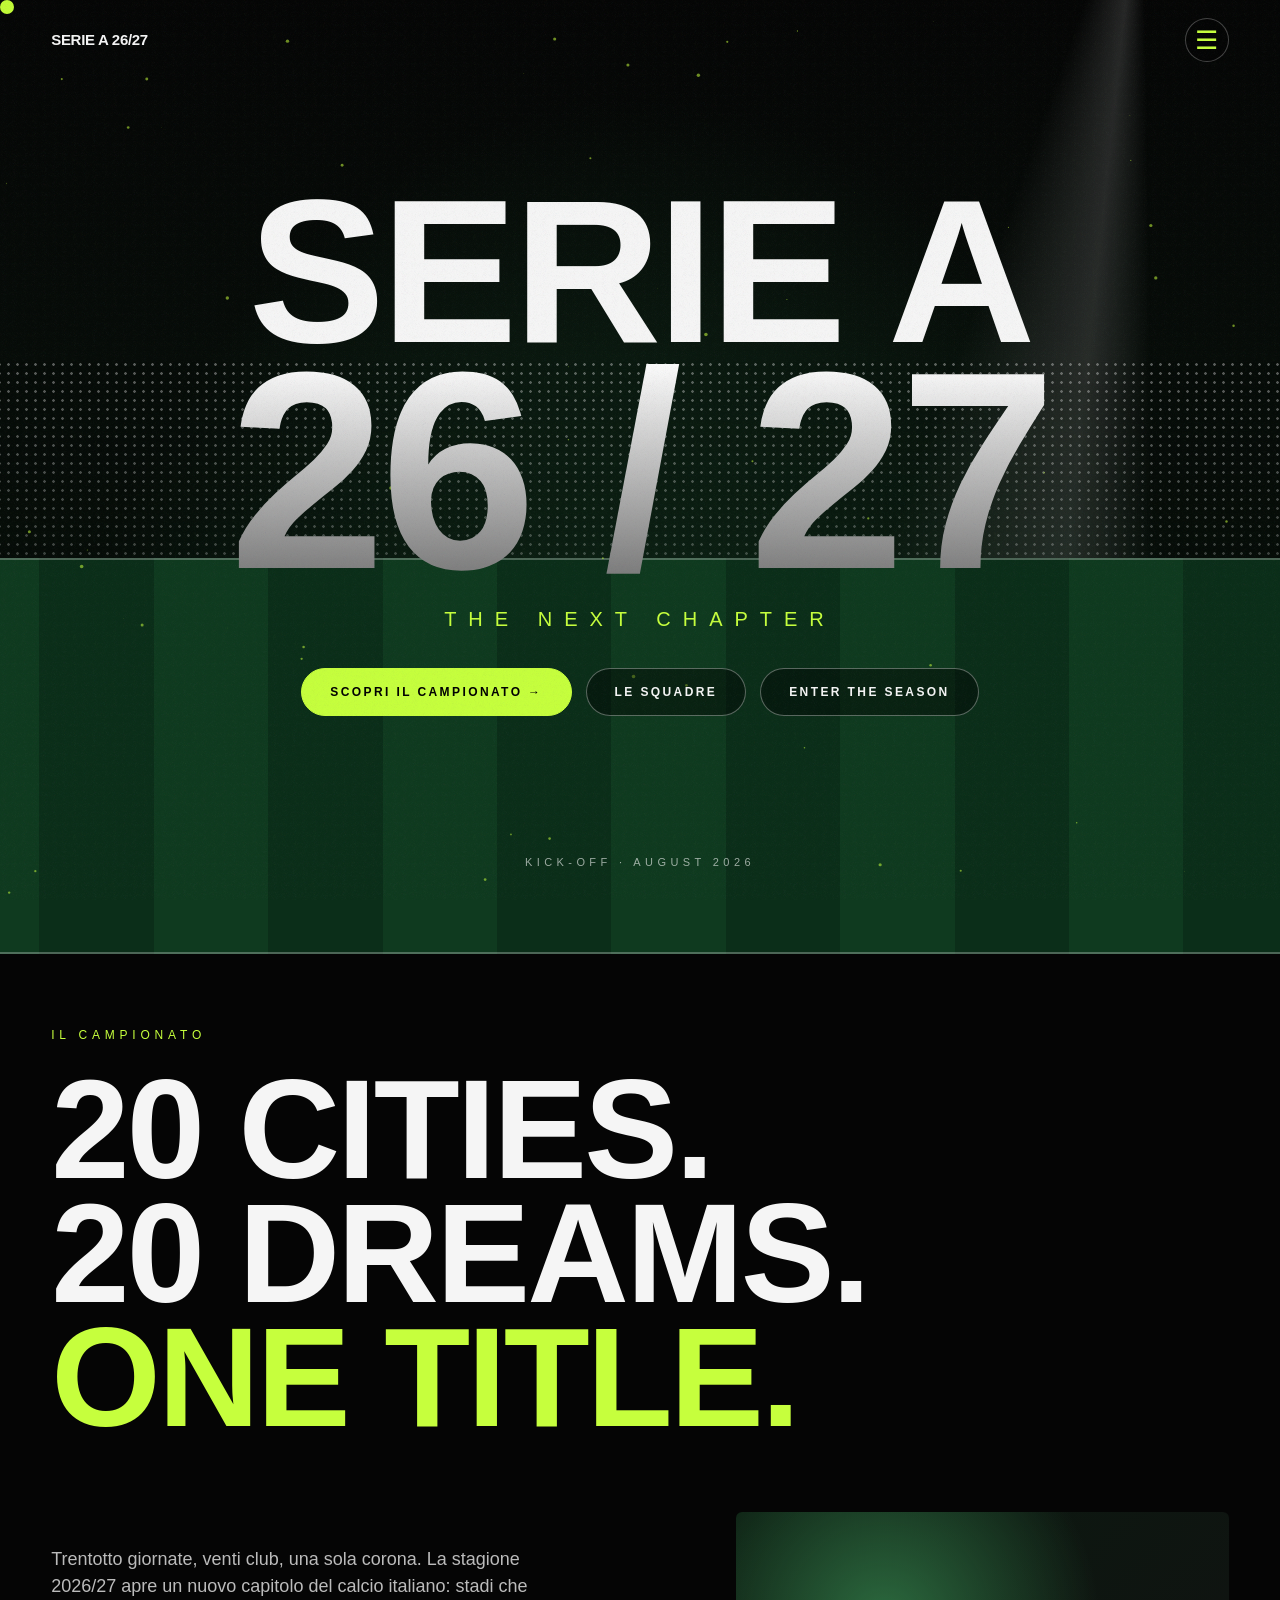
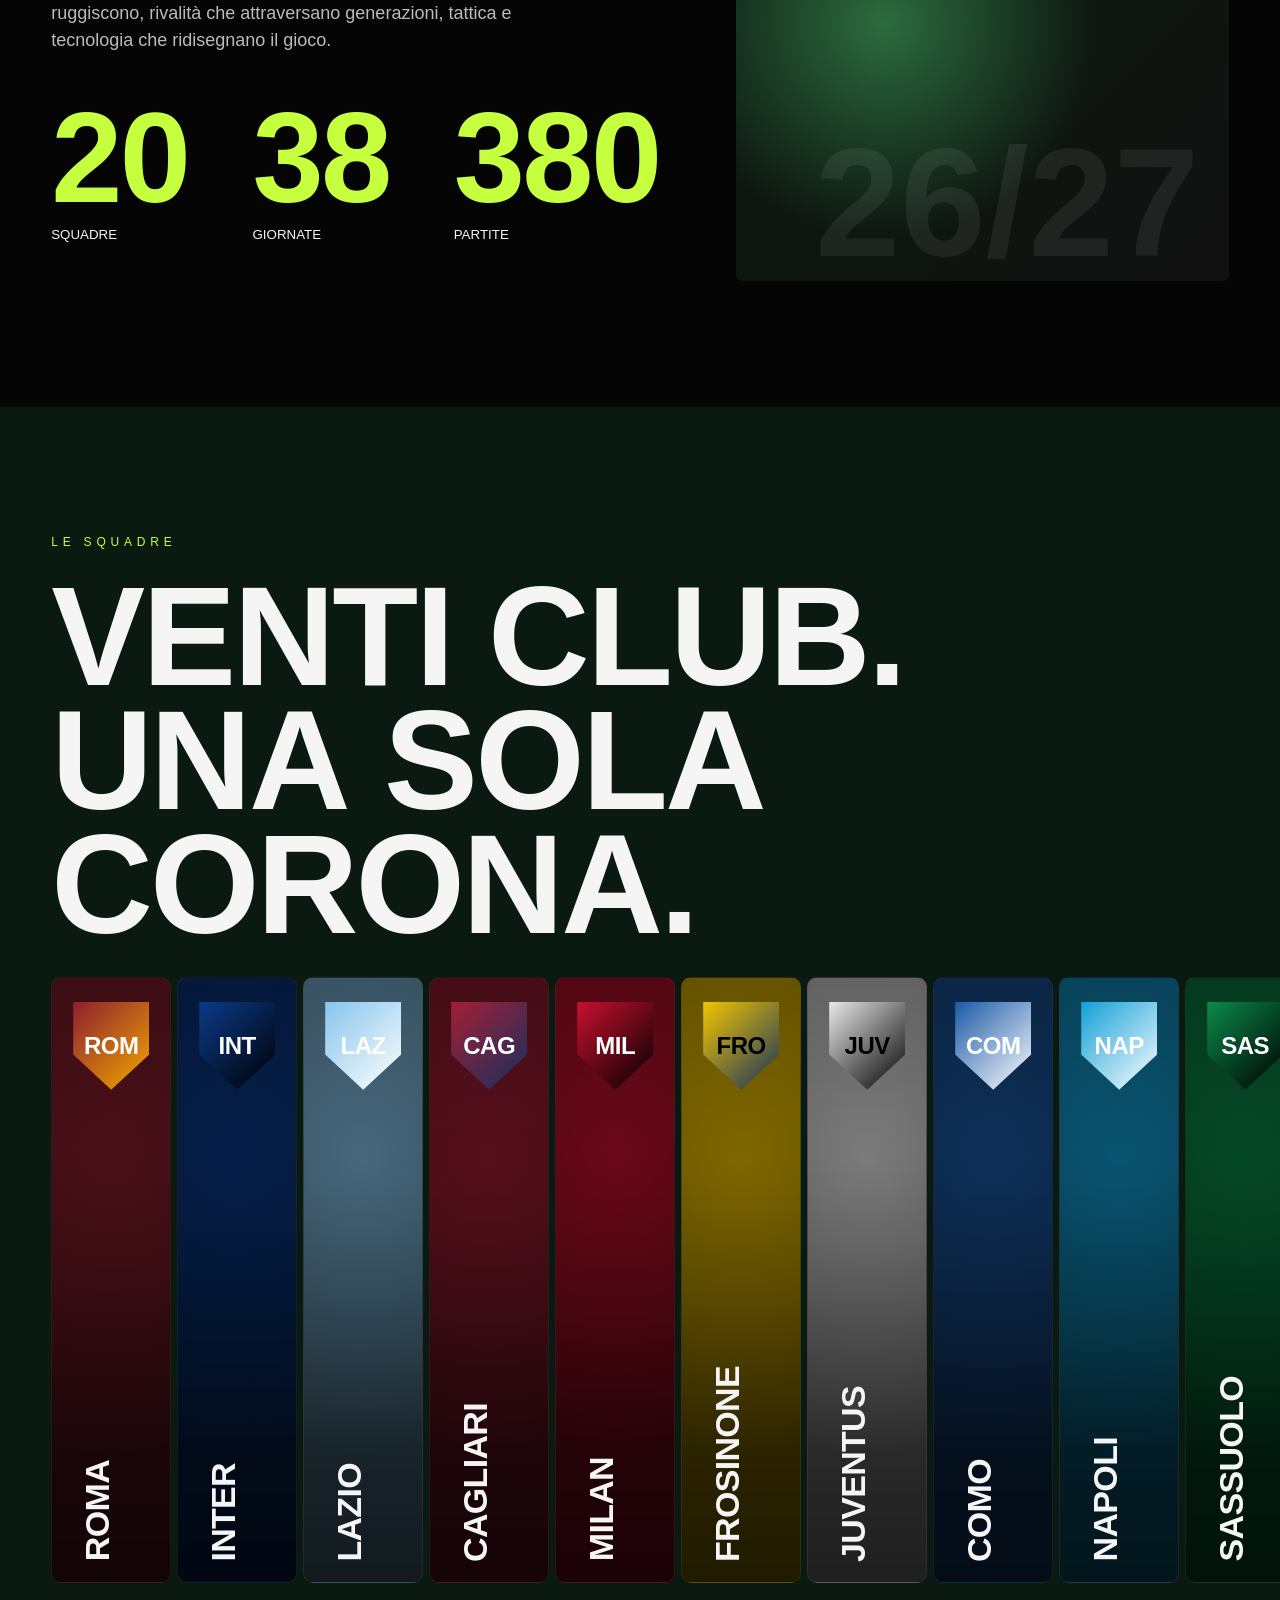
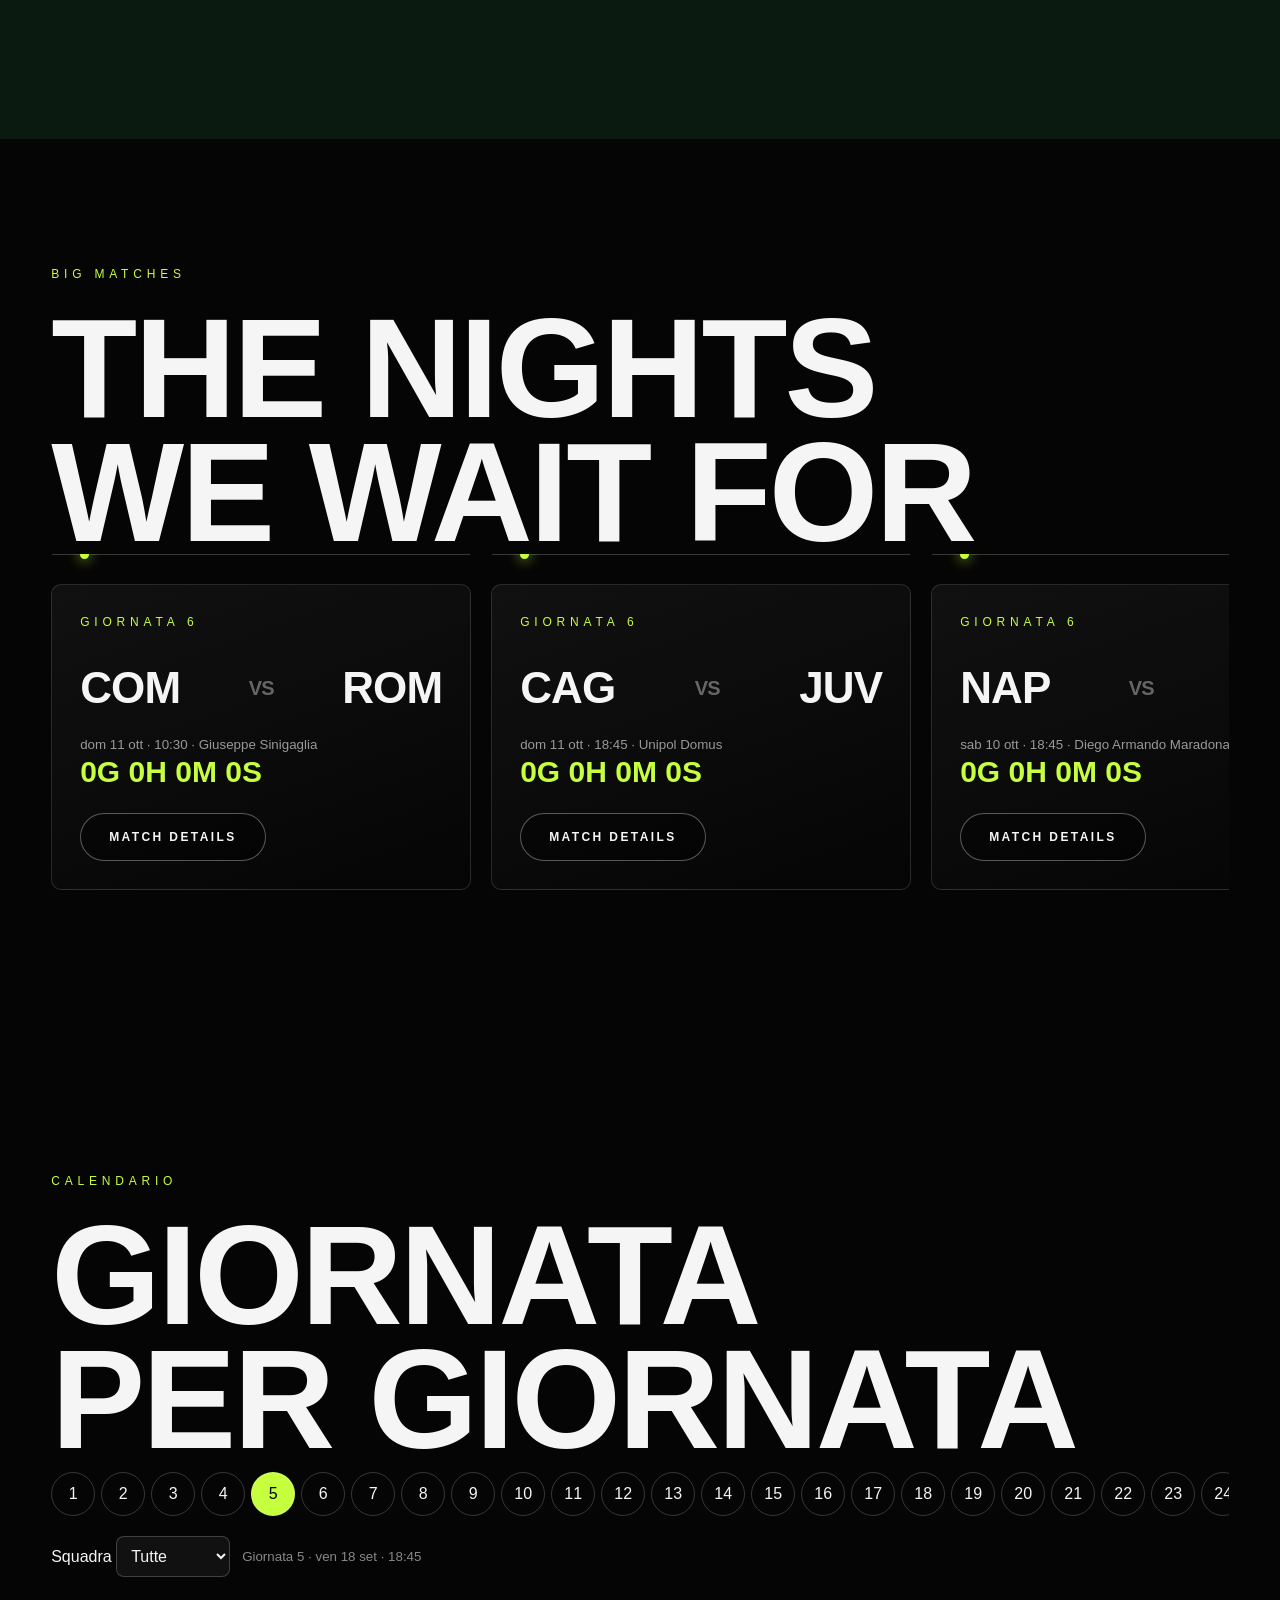
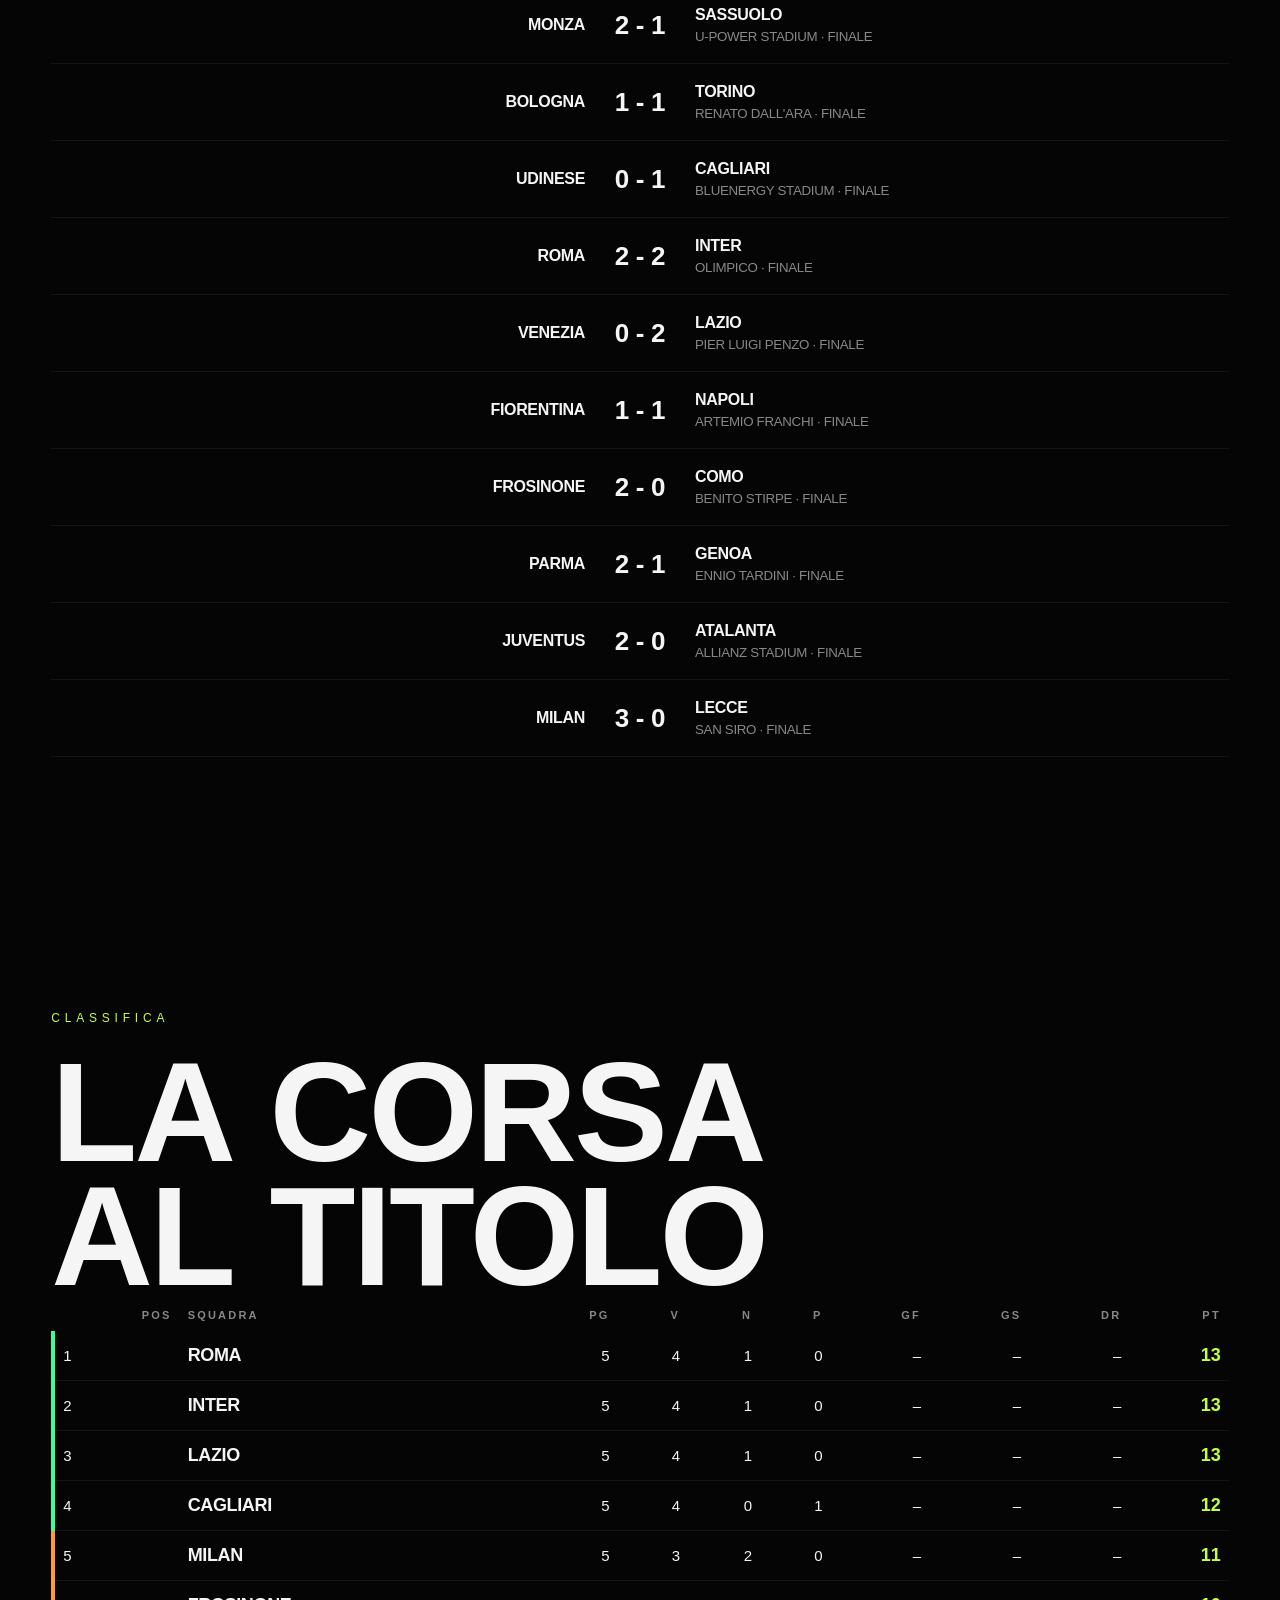
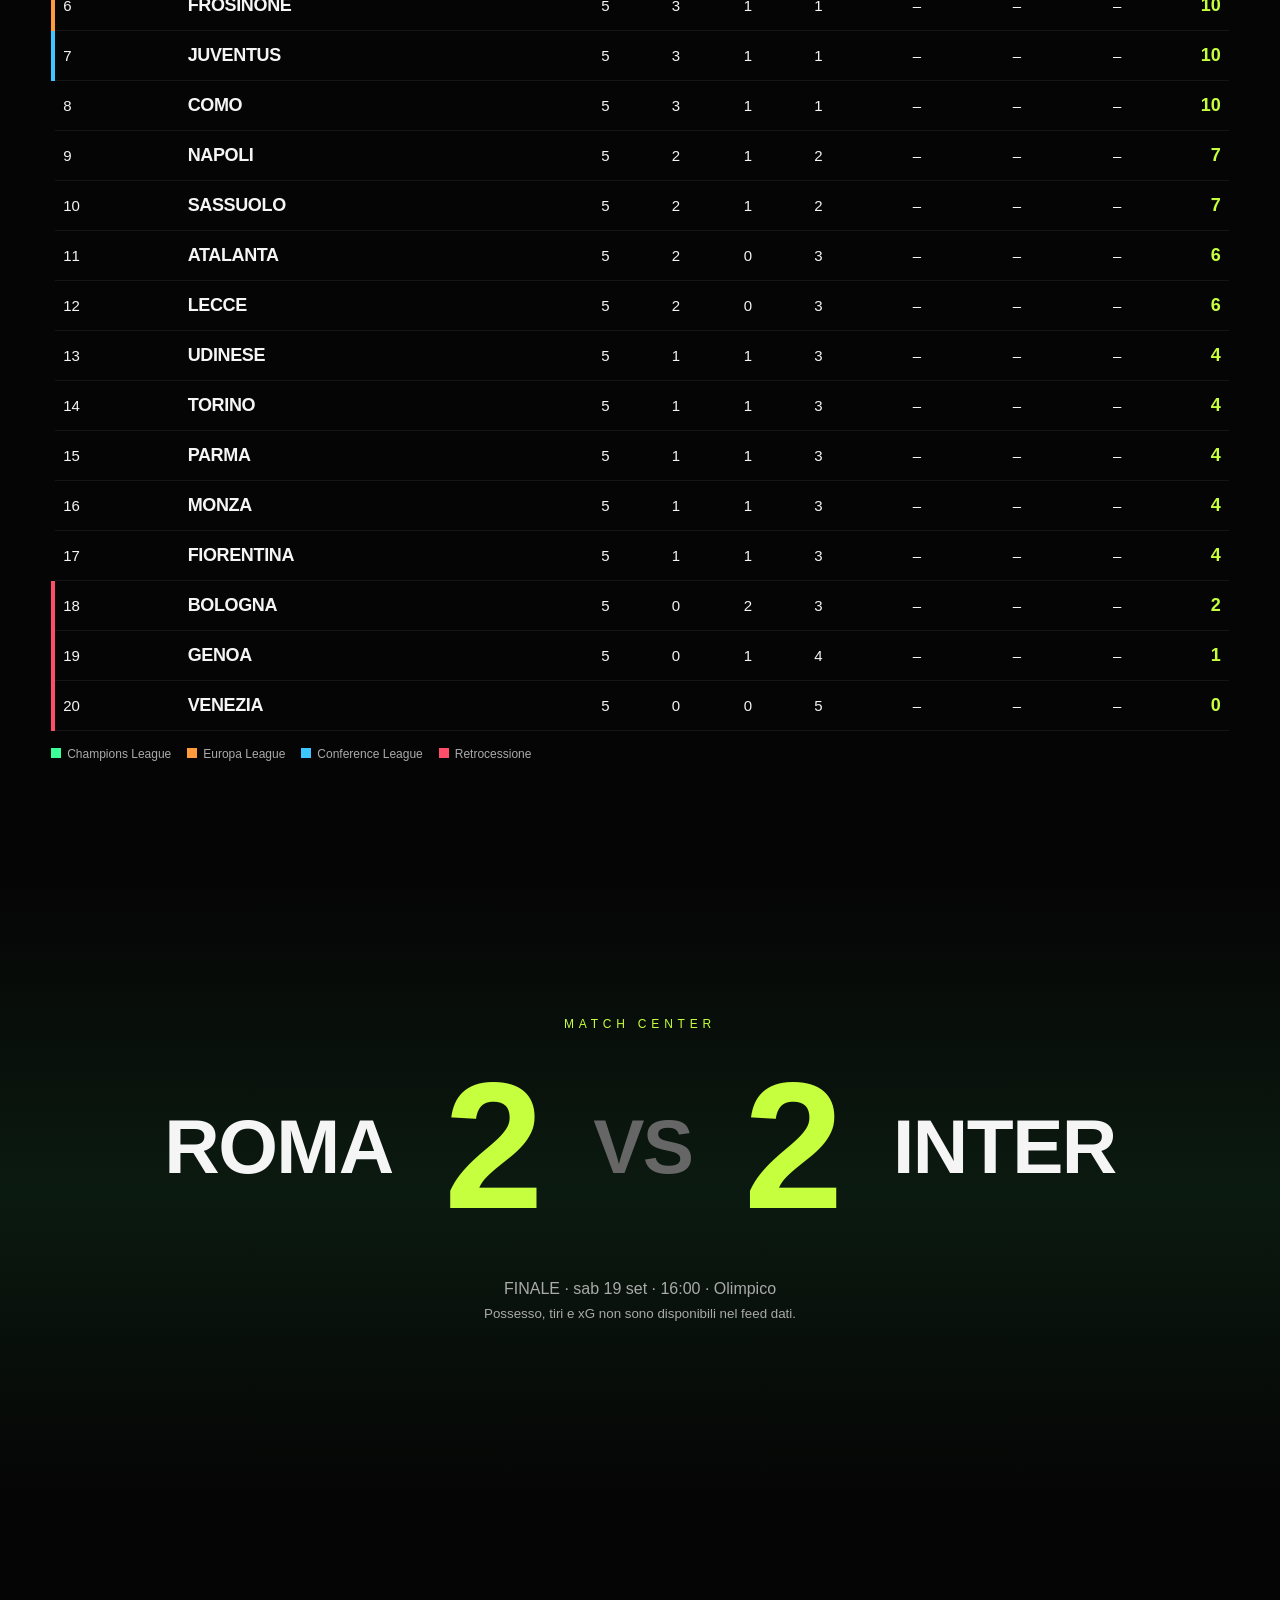
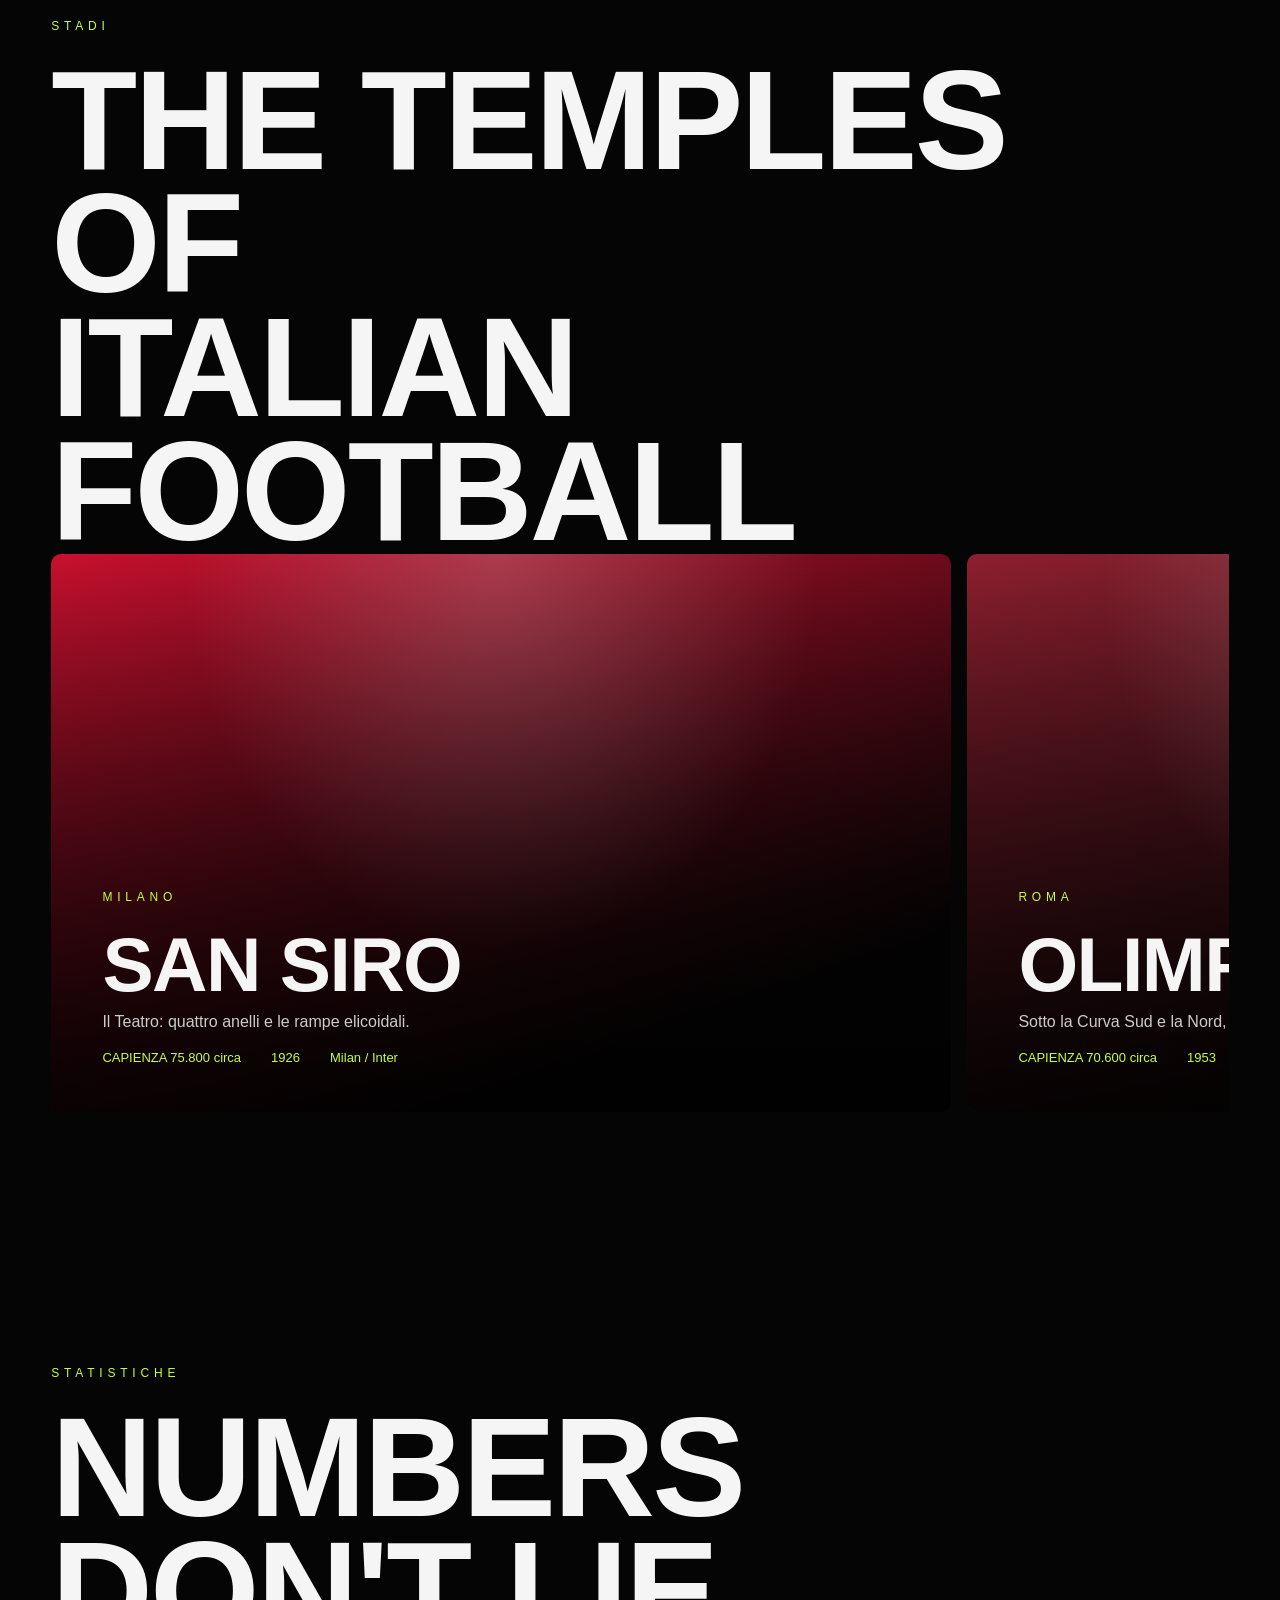
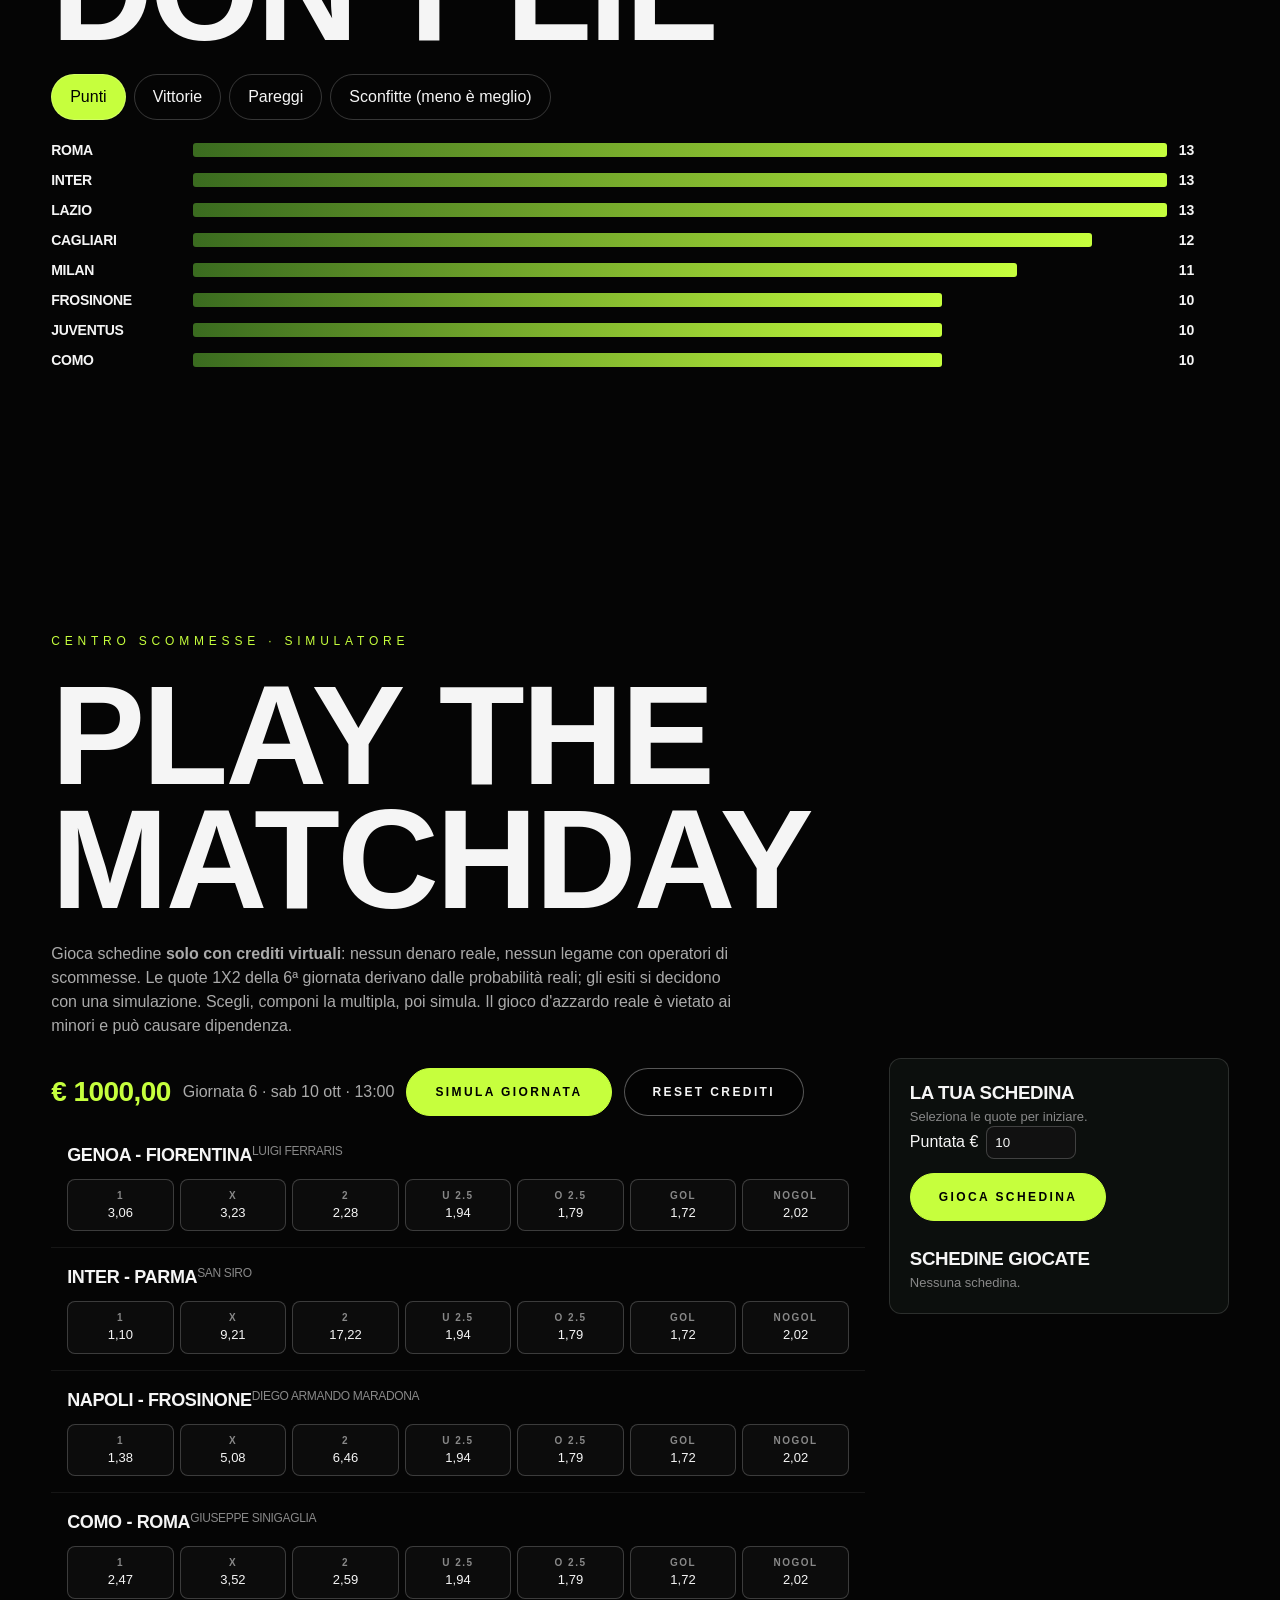
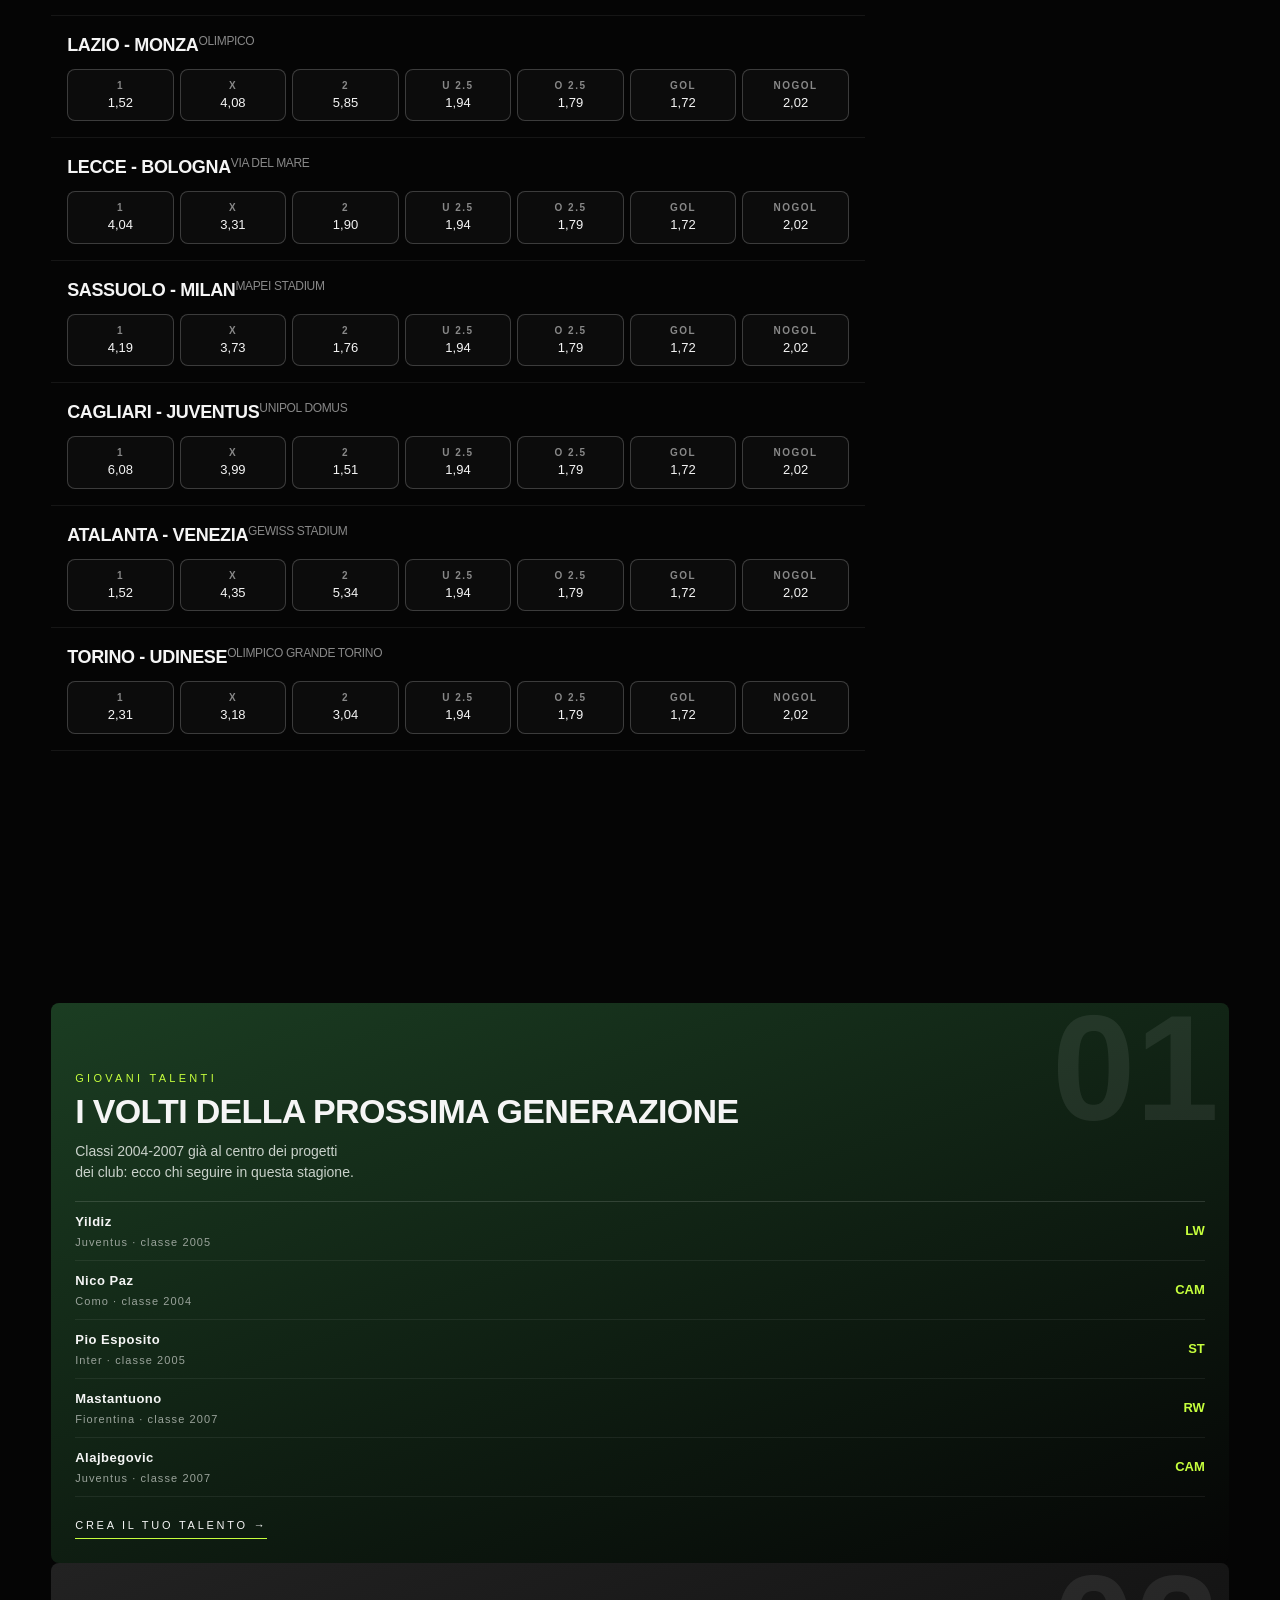
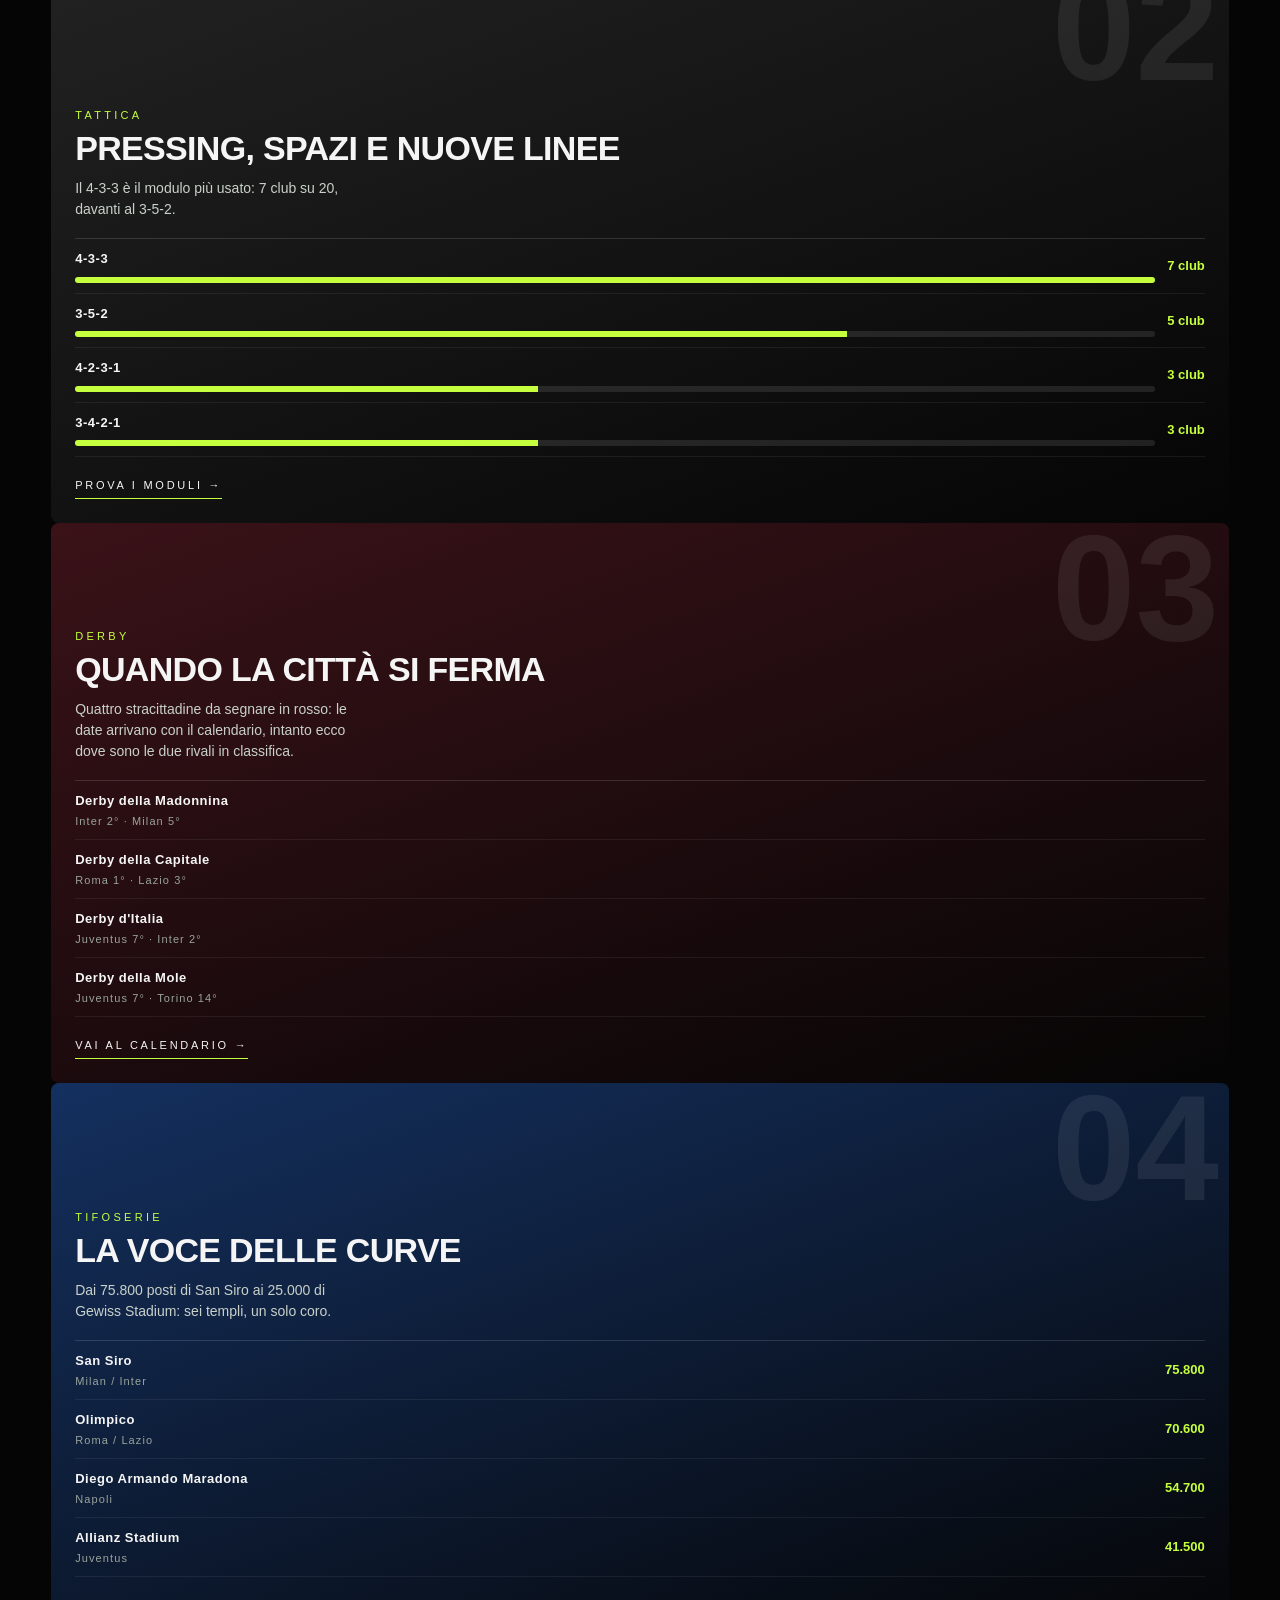
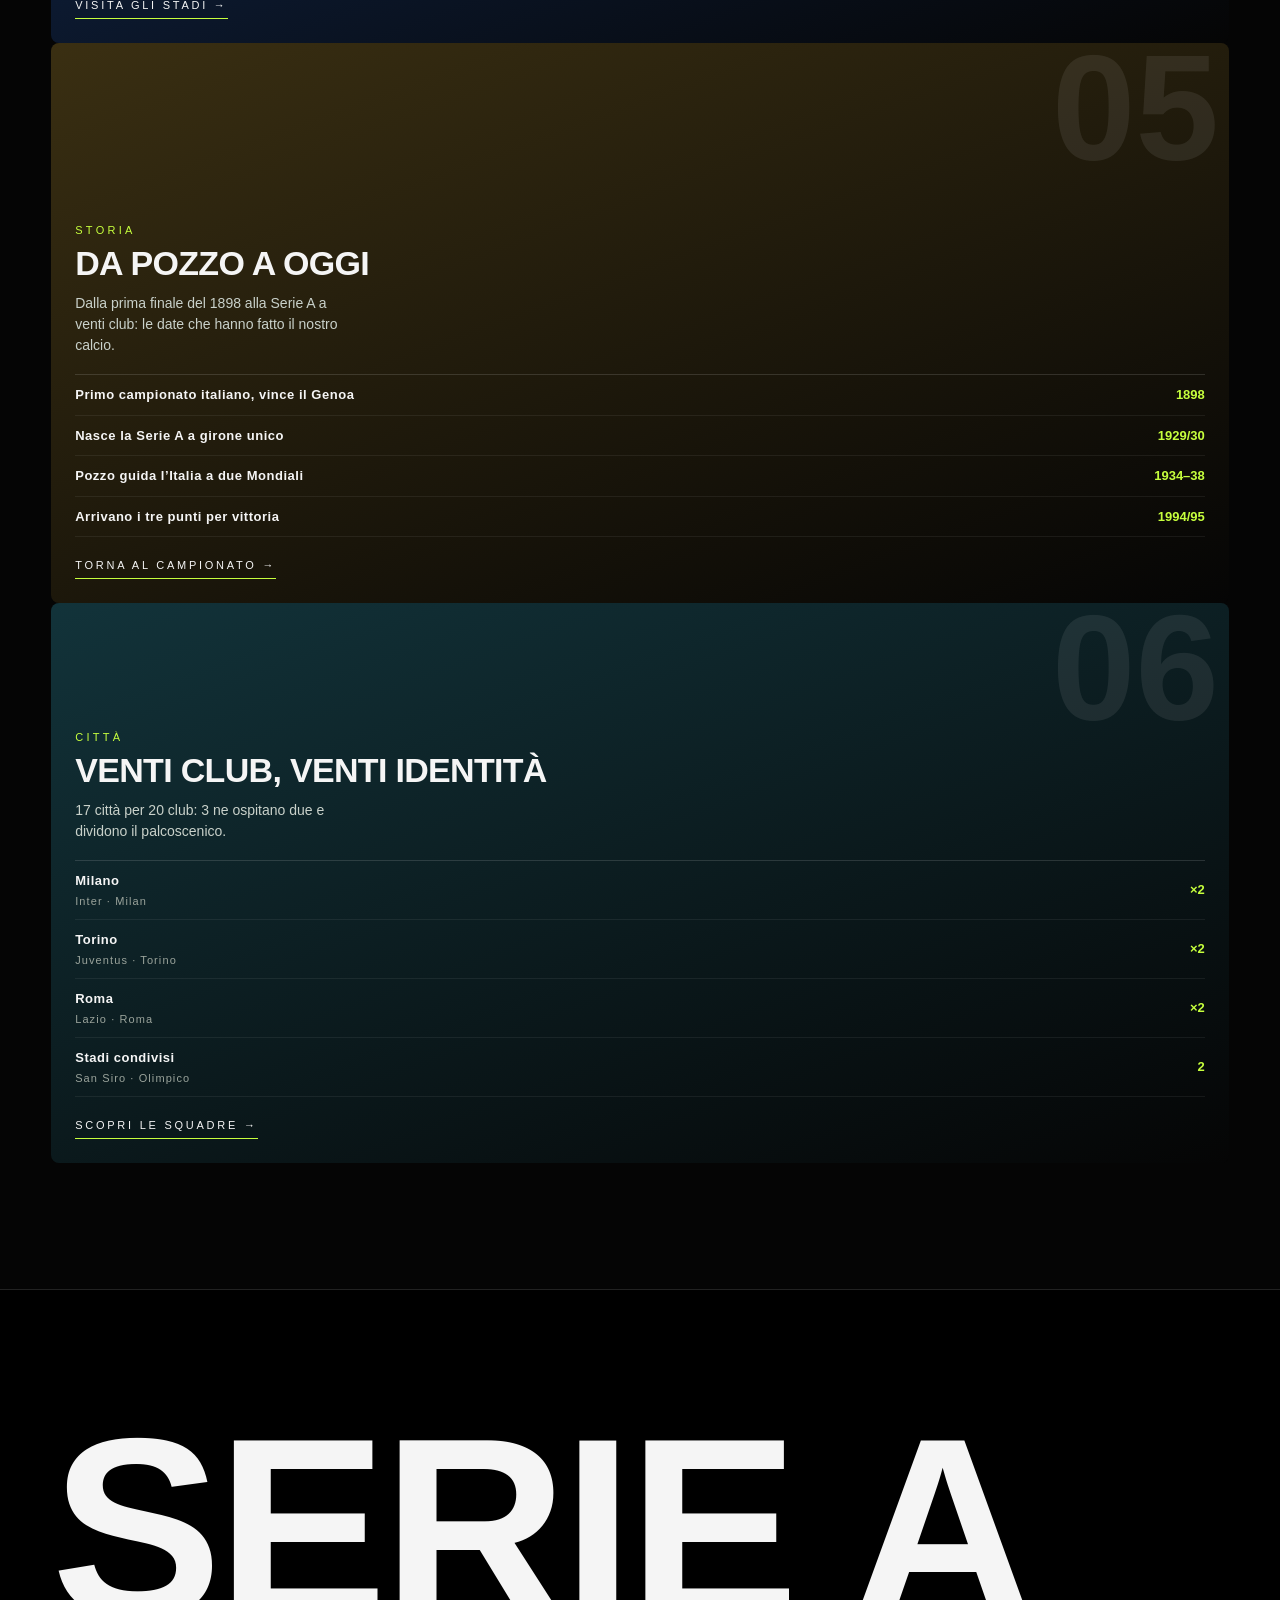
<file: index.html>
<!DOCTYPE html>
<html lang="it">

<head>
    <meta charset="utf-8">
    <meta name="viewport" content="width=device-width, initial-scale=1, viewport-fit=cover">
    <title>SERIE A 26/27 — The Next Chapter</title>



    <link rel="stylesheet" href="css/index.css">
</head>

<body>
    <div id="grain"></div>
    <div class="cur" id="cur"></div>
    <nav id="nav"><a href="#hero"><b class="cond">SERIE A 26/27</b></a>
        <div class="l" id="nav-links"><a href="#intro">CAMPIONATO</a><a href="#teams">SQUADRE</a><a href="#cal">CALENDARIO</a><a
                href="#tab">CLASSIFICA</a><a href="#stadi">STADI</a><a href="#stats">STATISTICHE</a><a
                href="#bet">SCOMMESSE</a><a class="btn p mg" href="#mc">MATCH CENTER</a><a class="btn p mg"
                href="#forma" id="forma-link">CREA SQUADRA</a><a class="btn p mg" href="carriera.html">CARRIERA GIOCATORE</a></div>
        <button id="bg" type="button" aria-label="Apri menu" aria-controls="nav-links" aria-expanded="false">☰</button>
    </nav>

    <header id="hero">
        <div class="L sky" data-p=".1"></div>
        <div class="L beam" data-p=".15"></div>
        <div class="L crowd" data-p=".25"></div>
        <div class="L pitch" data-p=".4"></div><canvas id="pc"></canvas>
        <div class="hc" data-p="-.15">
            <h1 class="cond">Serie A</h1>
            <h2 class="cond">26 / 27</h2>
            <div class="t">THE NEXT CHAPTER</div>
            <div class="bs"><a class="btn p mag" href="#intro">SCOPRI IL CAMPIONATO →</a><a class="btn mag"
                    href="#teams">LE SQUADRE</a><button class="btn mag" id="enter">ENTER THE SEASON</button></div>
        </div>
        <div class="ko">KICK-OFF · AUGUST 2026</div>
    </header>

    <section id="intro">
        <div class="lab">IL CAMPIONATO</div>
        <h2 class="big cond rv" data-w>20 Cities.<br>20 Dreams.<br><span style="color:var(--lime)">One Title.</span>
        </h2>
        <div class="ig">
            <div class="rv">
                <p>Trentotto giornate, venti club, una sola corona. La stagione 2026/27 apre un nuovo capitolo del
                    calcio italiano: stadi che ruggiscono, rivalità che attraversano generazioni, tattica e tecnologia
                    che ridisegnano il gioco.</p>
                <div style="display:flex;gap:5vw;margin-top:40px">
                    <div>
                        <div class="num cond" data-n="20">0</div><small>SQUADRE</small>
                    </div>
                    <div>
                        <div class="num cond" data-n="38">0</div><small>GIORNATE</small>
                    </div>
                    <div>
                        <div class="num cond" data-n="380">0</div><small>PARTITE</small>
                    </div>
                </div>
            </div>
            <div class="pic rv"></div>
        </div>
    </section>

    <section id="teams">
        <div class="lab">LE SQUADRE</div>
        <h2 class="big cond rv" data-w>Venti Club.<br>Una Sola Corona.</h2>
        <div class="tr" id="tr" tabindex="0" aria-label="Squadre"></div>
    </section>

    <section id="big">
        <div class="lab">BIG MATCHES</div>
        <h2 class="big cond rv" data-w>The Nights<br>We Wait For</h2>
        <div class="tl" id="tl"></div>
    </section>

    <section id="cal">
        <div class="lab">CALENDARIO</div>
        <h2 class="big cond rv" data-w>Giornata<br>Per Giornata</h2>
        <div class="chips" id="chips" role="tablist"></div>
        <div class="bar"><label>Squadra <select id="tf">
                    <option value="">Tutte</option>
                </select></label><small id="dt" style="color:#888"></small></div>
        <div id="ml"></div>
    </section>

    <section id="tab">
        <div class="lab">CLASSIFICA</div>
        <h2 class="big cond rv" data-w>La Corsa<br>Al Titolo</h2>
        <div class="tw">
            <table>
                <thead>
                    <tr>
                        <th>POS
                        <th>SQUADRA
                        <th>PG
                        <th>V
                        <th>N
                        <th>P
                        <th>GF
                        <th>GS
                        <th>DR
                        <th>PT
                    </tr>
                </thead>
                <tbody id="tb"></tbody>
            </table>
        </div>
        <div class="lg"><span><i style="background:#3dff9a"></i>Champions League</span><span><i
                    style="background:#ff9a3d"></i>Europa League</span><span><i
                    style="background:#3dc6ff"></i>Conference League</span><span><i
                    style="background:#ff4d6a"></i>Retrocessione</span></div>
    </section>

    <section id="mc">
        <div class="lab">MATCH CENTER</div>
        <div class="mh cond" id="mh"></div>
        <div class="st" id="st"></div>
    </section>

    <section id="stadi">
        <div class="lab">STADI</div>
        <h2 class="big cond rv" data-w>The Temples Of<br>Italian Football</h2>
        <div class="sl" id="sl"></div>
    </section>

    <section id="stats">
        <div class="lab">STATISTICHE</div>
        <h2 class="big cond rv" data-w>Numbers<br>Don't Lie</h2>
        <div class="tabs" id="tabs"></div>
        <div id="bars"></div>
    </section>

    <section id="bet">
        <div class="lab">CENTRO SCOMMESSE · SIMULATORE</div>
        <h2 class="big cond rv" data-w>Play The<br>Matchday</h2>
        <p style="color:#aaa;max-width:680px;margin:20px 0">Gioca schedine <b>solo con crediti virtuali</b>: nessun
            denaro reale, nessun legame con operatori di scommesse. Le quote 1X2 della 6ª giornata derivano dalle
            probabilità reali; gli esiti si decidono con una simulazione. Scegli, componi la multipla, poi simula. Il
            gioco d'azzardo reale è vietato ai minori e può causare dipendenza.</p>
        <div class="bw">
            <div>
                <div class="bar"><b class="cond" style="font-size:28px;color:var(--lime)" id="bk"></b><span id="bd"
                        style="color:#aaa"></span><button class="btn p" id="sim">SIMULA GIORNATA</button><button
                        class="btn" id="brs">RESET CREDITI</button></div>
                <div id="bmx"></div>
            </div>
            <aside class="slip">
                <h3 class="cond">LA TUA SCHEDINA</h3>
                <div id="sl2"></div><label>Puntata €<input id="stk" type="number" min="1" value="10"></label>
                <div class="pw" id="pw"></div><button class="btn p" id="plc">GIOCA SCHEDINA</button>
                <h3 class="cond" style="margin-top:24px">SCHEDINE GIOCATE</h3>
                <div id="hist"></div>
            </aside>
        </div>
    </section>

    <section id="ed">
        <div class="lab">EDITORIALE</div>
        <h2 class="big cond rv" data-w>The Stories<br>Behind The Game</h2>
        <div class="ed" id="ed"></div>
    </section>

    <footer>
        <div class="big cond">Serie A<br>26 / 27</div>
        <div class="cond" style="font-size:28px;color:var(--lime)">THE NEXT CHAPTER</div>
        <div class="fl"><a href="#intro">CAMPIONATO</a><a href="#teams">SQUADRE</a><a href="#cal">CALENDARIO</a><a
                href="#tab">CLASSIFICA</a><a href="#mc">MATCH CENTER</a><a href="#stats">STATISTICHE</a><a
                href="#stadi">STADI</a><a href="#bet">SCOMMESSE</a></div>
        <div class="fl"><a href="#hero">INSTAGRAM</a><a href="#hero">X</a><a href="#hero">YOUTUBE</a><a
                href="#hero">TIKTOK</a></div>
        <small>© 2026 — Progetto concettuale indipendente, non ufficiale. Marchi e nomi dei club appartengono ai
            rispettivi titolari. Classifica dopo 5 giornate, risultati della 5ª e programma della 6ª sono dati reali
            aggiornati al 7/10/2026; le altre giornate non sono ancora caricate. Il Centro Scommesse è un simulatore con
            crediti virtuali.</small>
    </footer>

    <!-- FORMAZIONE BUILDER -->
    <div id="forma">
        <div class="forma-content">
            <div class="forma-header">
                <div>
                    <h1 class="cond">LA TUA FORMAZIONE</h1>
                    <p>XI TITOLARE · STAGIONE 2026/27</p>
                </div>
                <button class="forma-close" id="forma-close" aria-label="Chiudi formazione">✕</button>
            </div>

            <div class="formation-layout">
                <aside class="formation-controls" aria-label="Controlli formazione">
                    <div class="forma-toolbar">
                        <div>
                            <div class="squad-name-step" id="squad-name-step">
                                <label class="lab" for="squad-name">DAI UN NOME ALLA SQUADRA</label>
                                <input id="squad-name" type="text" maxlength="24" placeholder="Es. Leoni di Milano" autocomplete="off">
                                <button class="forma-btn squad-name-confirm" id="squad-name-confirm" type="button">CONFERMA NOME →</button>
                                <small id="squad-name-error" role="alert"></small>
                            </div>
                            <div class="lab">SCEGLI IL MODULO</div>
                            <div class="moduli" id="moduli" role="group" aria-label="Modulo di gioco">
                                <button class="mod-btn" type="button" data-mod="4-3-3" aria-pressed="false" disabled>4-3-3</button>
                                <button class="mod-btn" type="button" data-mod="3-4-3" aria-pressed="false" disabled>3-4-3</button>
                                <button class="mod-btn" type="button" data-mod="4-2-3-1" aria-pressed="false" disabled>4-2-3-1</button>
                                <button class="mod-btn" type="button" data-mod="3-5-2" aria-pressed="false" disabled>3-5-2</button>
                                <button class="mod-btn" type="button" data-mod="3-4-2-1" aria-pressed="false" disabled>3-4-2-1</button>
                                <button class="mod-btn" type="button" data-mod="3-5-1-1" aria-pressed="false" disabled>3-5-1-1</button>
                            </div>
                            <span class="formation-label" id="formation-label">MODULO --</span>
                        </div>
                    </div>
                    <div class="forma-info" id="forma-info" style="display: none">
                        <b id="forma-team">DRAFT CLUB</b>
                        <span id="draft-club">SCEGLI UN MODULO</span>
                        <span class="lineup-count" id="lineup-count">0 / 11 GIOCATORI</span>
                    </div>
                </aside>

                <div class="pitch-column">
                    <div class="pitch-builder" id="pitch-builder" aria-label="Campo e formazione"></div>
                    <div class="pitch-actions">
                        <button class="forma-btn" id="skip-btn" style="display: none">SKIP FORMAZIONE <span class="skip-counter" id="skip-counter"></span></button>
                        <button class="forma-btn" id="play-btn" style="display: none" disabled>SIMULA IL CAMPIONATO</button>
                    </div>
                </div>

                <aside class="player-modal" id="player-modal" aria-label="Giocatori del club">
                    <div class="player-list">
                        <div class="forma-header">
                            <div>
                                <h2 class="cond" id="modal-title">SCEGLI UN GIOCATORE</h2>
                                <p style="color: #aaa; font-size: 14px" id="modal-role"></p>
                            </div>
                            <div class="picker-actions">
                                <button class="shuffle-btn" id="next-team-btn" type="button" aria-label="Pesca un altro club" disabled title="Pesca un altro club">
                                    <span class="shuffle-icon" aria-hidden="true">↻</span> CAMBIA CLUB <span class="skip-counter" id="club-skip-count">0/3</span>
                                </button>
                                <button class="forma-close" id="modal-close" aria-label="Chiudi selezione giocatore">✕</button>
                            </div>
                        </div>
                        <div class="picker-empty">Scegli un modulo per iniziare. Campo e giocatori resteranno visibili insieme.</div>
                        <div class="player-grid" id="player-grid"></div>
                        <div class="legend-reveal hidden" id="legend-reveal" aria-live="assertive">
                            <div class="legend-reveal-card">
                                <div class="legend-reveal-emblem" aria-hidden="true"><span>★</span></div>
                                <div class="legend-reveal-kicker">COLPO DI FORTUNA</div>
                                <h3 class="cond">È APPARSA UN’ICONA</h3>
                                <p>La leggenda entra nel draft</p>
                                <div class="legend-reveal-line" aria-hidden="true"></div>
                                <button class="legend-reveal-skip" id="legend-reveal-skip" type="button">MOSTRA LE ICONE</button>
                            </div>
                        </div>
                    </div>
                </aside>
            </div>

            <section class="draft-summary hidden" id="draft-summary" aria-live="polite">
                <div class="draft-summary-kicker">DRAFT COMPLETATO</div>
                <h2 class="cond" id="draft-summary-team">VARISCO FC</h2>
                <div class="draft-summary-rating"><strong id="draft-overall">--</strong><span>OVR</span></div>
                <div class="draft-summary-stats">
                    <div><span>ATTACCO</span><strong id="draft-attack">--</strong></div>
                    <div><span>CENTROCAMPO</span><strong id="draft-midfield">--</strong></div>
                    <div><span>DIFESA</span><strong id="draft-defence">--</strong></div>
                </div>
                <div class="draft-summary-columns">
                    <div>
                        <div class="draft-section-label">LA TUA FORMAZIONE</div>
                        <div class="draft-summary-pitch" id="draft-summary-pitch"></div>
                    </div>
                    <div class="draft-summary-side">
                        <div class="draft-section-label">MIGLIOR PICK</div>
                        <div class="draft-best-pick"><span>⭐</span><strong id="draft-best-player">--</strong><b id="draft-best-rating">-- OVR</b></div>
                        <div class="draft-section-label">CARD CONDIVISIBILE</div>
                        <div class="draft-card" id="draft-card">
                            <b id="draft-card-team">VARISCO FC</b><strong>⭐ <span id="draft-card-overall">--</span></strong>
                            <span>⚡ ATTACCO <i id="draft-card-attack">--</i></span><span>🧠 CENTROCAMPO <i id="draft-card-midfield">--</i></span><span>🛡 DIFESA <i id="draft-card-defence">--</i></span><small>SERIE A 26/27</small>
                        </div>
                        <button class="forma-btn draft-copy-btn" id="copy-team-btn" type="button">📋 COPIA SQUADRA</button>
                    </div>
                </div>
                <div class="draft-summary-actions">
                    <button class="forma-btn" id="edit-draft-btn" type="button">MODIFICA FORMAZIONE</button>
                    <button class="forma-btn primary" id="start-season-btn" type="button">INIZIA CAMPIONATO</button>
                </div>
            </section>
        </div>
    </div>

    <!-- SIMULAZIONE CAMPIONATO -->
    <div id="simul">
        <div class="forma-header">
            <div>
                <h1 class="cond" style="font-size: 48px; margin-bottom: 20px">LA STAGIONE</h1>
                <p style="color: #aaa; font-size: 14px" id="simul-squad-info"></p>
            </div>
            <button class="forma-close" id="simul-close">✕</button>
        </div>

        <div class="simul-content">
            <div id="simul-loading" class="simul-loading">Preparo il calendario...</div>
            <div id="simul-results" style="display: none;">
                <div class="season-kpis" id="season-kpis">
                    <div><span>POSIZIONE</span><strong id="live-position">--</strong></div>
                    <div><span>PUNTI</span><strong id="live-points">0</strong></div>
                    <div><span>RENDIMENTO</span><strong id="live-record">0V · 0N · 0P</strong></div>
                    <div><span>GOL</span><strong id="live-goals">0 - 0</strong></div>
                </div>
                <div class="season-dashboard" id="season-dashboard">
                    <section class="season-play">
                        <div class="season-roundbar"><div><span>GIORNATA</span><strong id="season-round">0 / 38</strong></div><b id="season-phase">CAMPIONATO PRONTO</b></div>
                        <div class="season-progress"><i id="season-progress"></i></div>
                        <div id="season-fixture" class="season-fixture"></div>
                        <div class="tactic-heading"><span>APPROCCIO TATTICO</span><small id="tactic-balance">EQUILIBRATO</small></div>
                        <div class="tactic-controls" id="tactic-controls" role="group" aria-label="Approccio tattico">
                            <button type="button" class="tactic-btn" data-tactic="defensive" aria-pressed="false">DIFENSIVA</button>
                            <button type="button" class="tactic-btn active" data-tactic="balanced" aria-pressed="true">EQUILIBRATA</button>
                            <button type="button" class="tactic-btn" data-tactic="attacking" aria-pressed="false">OFFENSIVA</button>
                        </div>
                        <button class="simul-btn" id="play-round-btn">GIOCA LA GIORNATA 1</button>
                        <button class="simul-btn fast-sim-btn" id="fast-sim-btn">SIMULA IL RESTO DELLA STAGIONE</button>
                        <div id="matchday-message" class="matchday-message" aria-live="polite">Scegli la tattica e prepara la squadra per il debutto.</div>
                        <button class="simul-btn qualification-reopen hidden" id="europe-reopen-btn" type="button">VEDI IL PERCORSO EUROPEO</button>
                        <div id="season-player-stats" class="season-player-stats"></div>
                    </section>
                    <section class="live-table-panel">
                        <div class="live-table-heading"><span>CLASSIFICA LIVE</span><small id="standings-progress">20 CLUB · 0 PARTITE</small></div>
                        <div class="standings-final" id="standings-final"></div>
                    </section>
                </div>
                <section class="round-results" id="round-results">
                    <h2 class="cond">IL TUO CAMPIONATO</h2>
                    <div id="matchday-history" class="matchday-history"></div>
                </section>
                <section class="europe-mode hidden" id="europe-mode" aria-live="polite">
                    <header class="europe-heading">
                        <div class="lab" id="europe-kicker">UEFA · FASE CAMPIONATO</div>
                        <h2 class="cond" id="europe-title">CHAMPIONS LEAGUE</h2>
                        <p id="europe-format"></p>
                    </header>
                    <div class="europe-grid">
                        <section class="europe-match-panel">
                            <div class="europe-roundbar"><div><span id="europe-stage">FASE CAMPIONATO</span><strong id="europe-round">0 / 8</strong></div><span id="europe-venue">4 CASA · 4 TRASFERTA</span></div>
                            <div class="season-progress"><i id="europe-progress"></i></div>
                            <div class="europe-fixture" id="europe-fixture"></div>
                            <div class="tactic-heading"><span>APPROCCIO TATTICO</span><small id="europe-tactic-label">EQUILIBRATA</small></div>
                            <div class="tactic-controls" id="europe-tactics" role="group" aria-label="Approccio tattico in coppa">
                                <button type="button" class="tactic-btn" data-europe-tactic="defensive" aria-pressed="false">DIFENSIVA</button>
                                <button type="button" class="tactic-btn active" data-europe-tactic="balanced" aria-pressed="true">EQUILIBRATA</button>
                                <button type="button" class="tactic-btn" data-europe-tactic="attacking" aria-pressed="false">OFFENSIVA</button>
                            </div>
                            <button class="simul-btn" id="europe-play-btn" type="button">GIOCA LA PARTITA</button>
                            <div class="matchday-message" id="europe-message" aria-live="polite"></div>
                            <div class="europe-history" id="europe-history"></div>
                            <button class="simul-btn europe-return" id="europe-return-btn" type="button">TORNA ALLA STAGIONE</button>
                        </section>
                        <section class="europe-table-panel">
                            <div class="live-table-heading"><span>CLASSIFICA UNICA · 36 SQUADRE</span><small id="europe-table-progress">0 PARTITE</small></div>
                            <div class="standings-final europe-standings" id="europe-standings"></div>
                            <div class="europe-key"><span>1-8 · OTTAVI</span><span>9-24 · PLAYOFF</span><span>25-36 · ELIMINATE</span></div>
                        </section>
                    </div>
                </section>
                <button class="simul-btn rebuild-team-btn hidden" id="rebuild-team-btn" type="button">RIFAI LA FORMAZIONE</button>
                <button class="simul-btn" id="back-btn" style="display: none">TORNA ALLA HOME</button>
            </div>
        </div>
        <div class="europe-modal hidden" id="europe-modal" role="dialog" aria-modal="true" aria-labelledby="europe-modal-title" aria-describedby="europe-modal-copy">
            <div class="europe-modal-scrim"></div>
            <div class="europe-modal-panel" id="europe-modal-panel">
                <button class="europe-modal-close" id="europe-modal-close" type="button" aria-label="Chiudi riepilogo">×</button>
                <div class="europe-modal-art" id="europe-modal-art" aria-hidden="true">
                    <span class="europe-modal-art-ring"></span>
                    <b class="europe-modal-art-symbol" id="europe-modal-art-symbol">×</b>
                    <span class="europe-modal-art-label" id="europe-modal-art-label">FULL TIME</span>
                    <strong class="europe-modal-art-score" id="europe-modal-art-score"></strong>
                    <span class="europe-modal-art-opponent" id="europe-modal-art-opponent"></span>
                </div>
                <div class="europe-modal-content">
                    <div class="europe-modal-kicker" id="europe-modal-kicker">FINE STAGIONE</div>
                    <h2 class="cond" id="europe-modal-title"></h2>
                    <p id="europe-modal-copy"></p>
                    <div class="europe-slots" id="europe-slots"></div>
                    <button class="simul-btn" id="europe-modal-action" type="button">CONTINUA</button>
                    <button class="simul-btn hidden" id="new-team-btn" type="button">CREA NUOVA SQUADRA</button>
                </div>
            </div>
        </div>
    </div>

    <div id="wow">
        <div id="hb"></div>
        <div id="wt" class="cond">90 Minutes.<br><span style="color:var(--lime)">One Dream.</span></div>
    </div>


    <script src="js/index.js"></script>
</body>

</html>
</file>
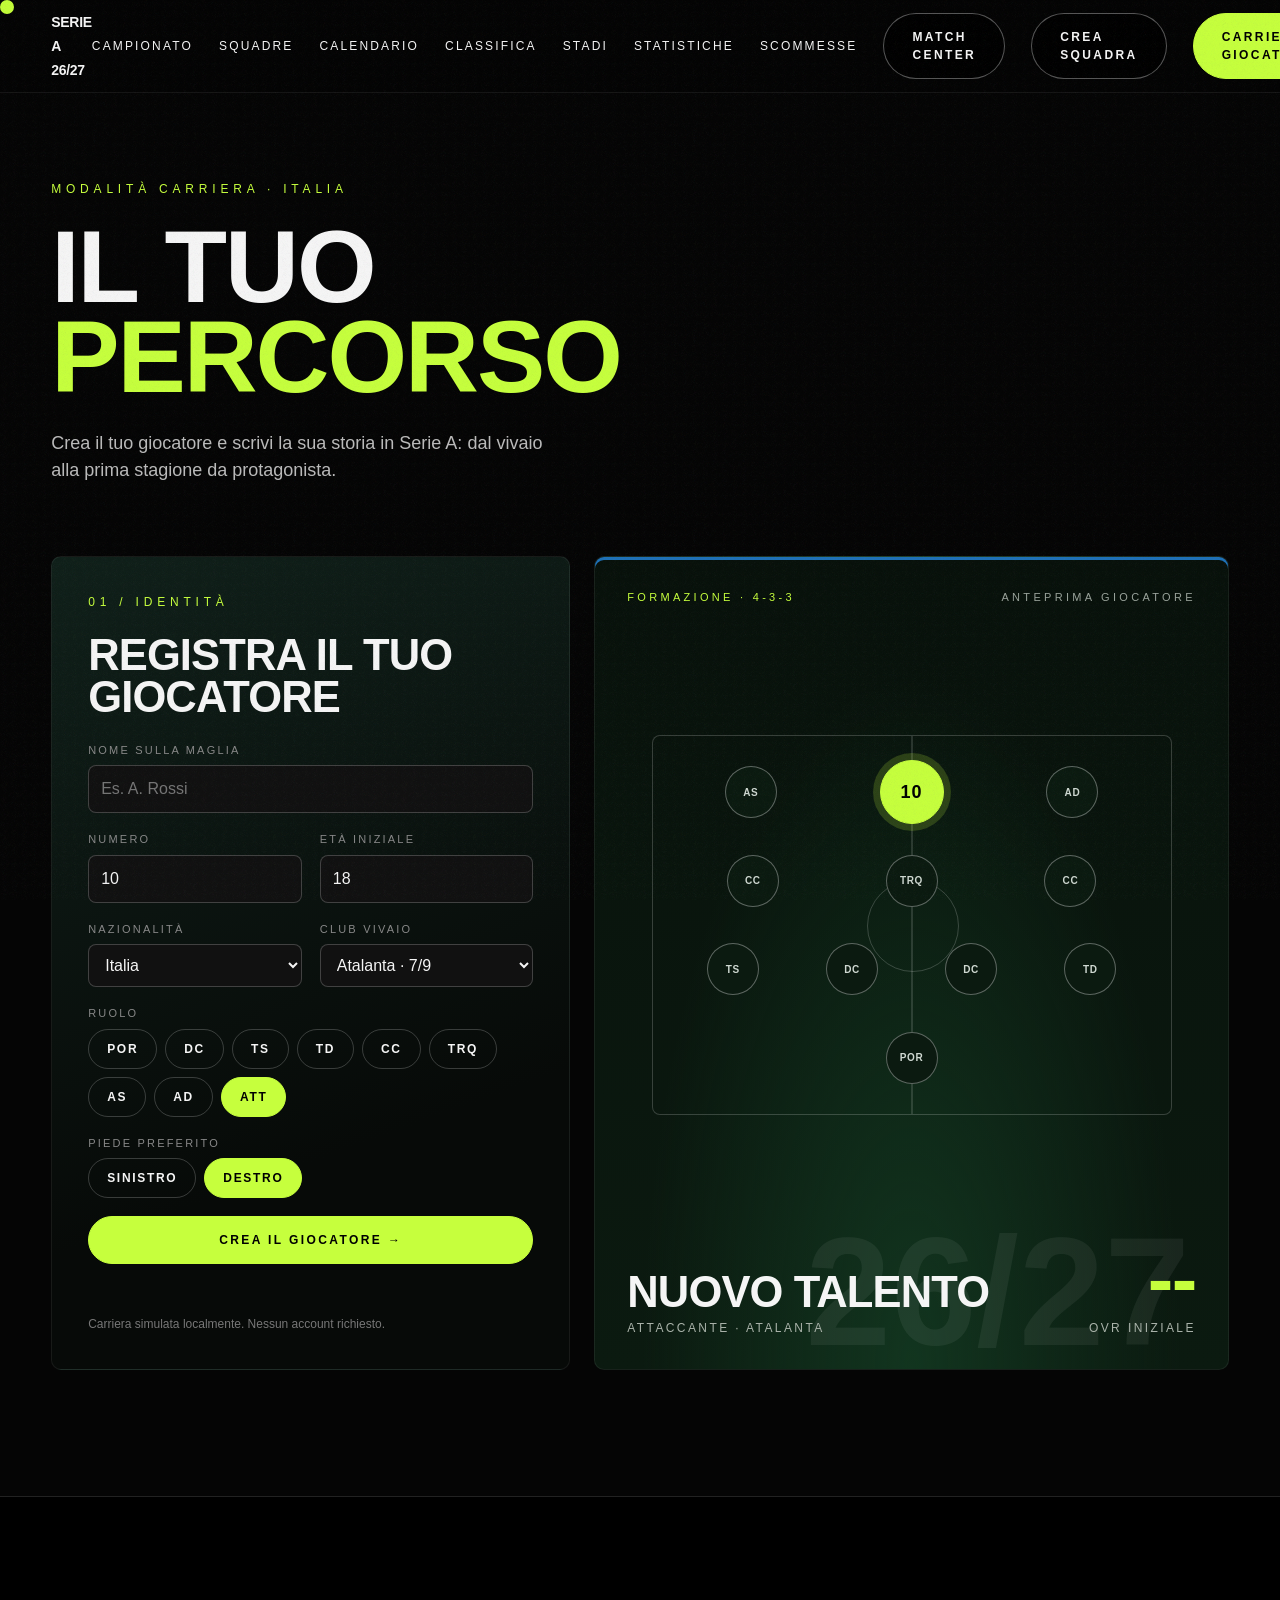
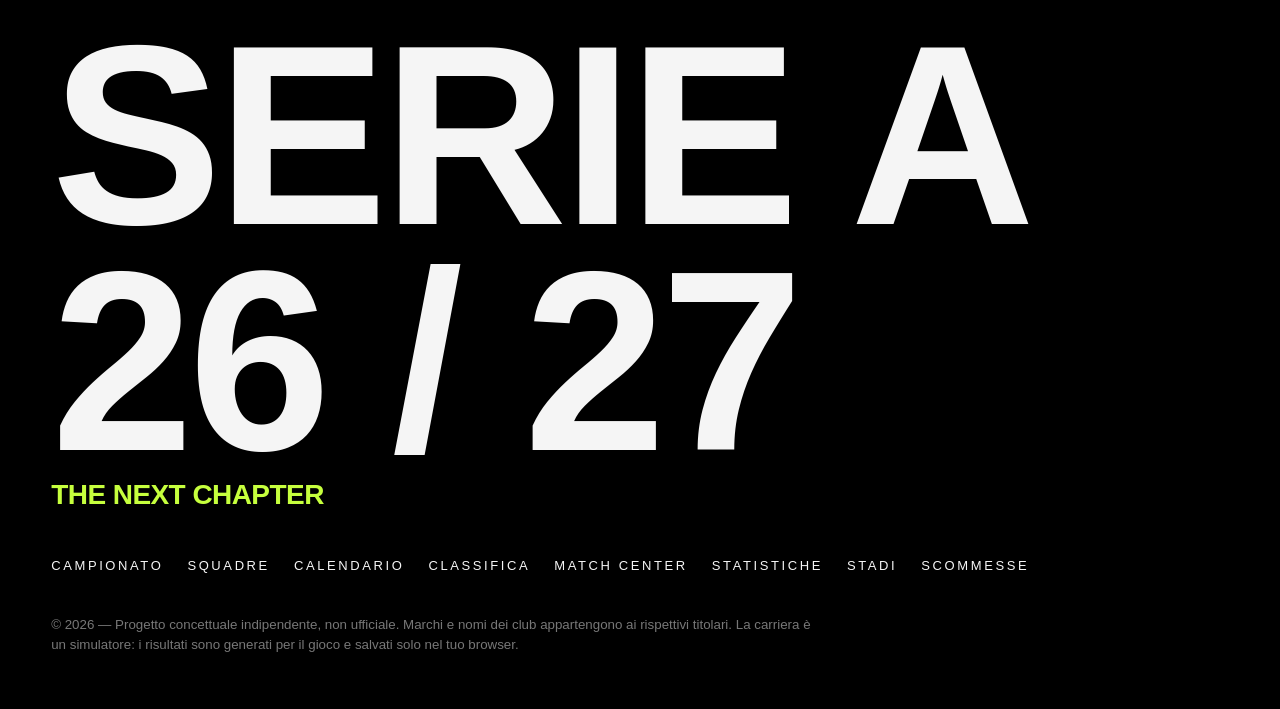
<file: carriera.html>
<!DOCTYPE html>
<html lang="it">

<head>
    <meta charset="utf-8">
    <meta name="viewport" content="width=device-width, initial-scale=1, viewport-fit=cover">
    <meta name="theme-color" content="#050505">
    <title>CARRIERA GIOCATORE — SERIE A 26/27</title>

    <link rel="stylesheet" href="css/carriera.css">
</head>

<body>
    <div id="grain"></div>
    <div class="cur" id="cur"></div>

    <nav id="nav"><a href="index.html"><b class="cond">SERIE A 26/27</b></a>
        <div class="l"><a href="index.html#intro">CAMPIONATO</a><a href="index.html#teams">SQUADRE</a><a
                href="index.html#cal">CALENDARIO</a><a href="index.html#tab">CLASSIFICA</a><a
                href="index.html#stadi">STADI</a><a href="index.html#stats">STATISTICHE</a><a
                href="index.html#bet">SCOMMESSE</a><a class="btn mag" href="index.html#mc">MATCH CENTER</a><a
                class="btn mag" href="index.html#forma">CREA SQUADRA</a><a class="btn p mag"
                href="carriera.html">CARRIERA GIOCATORE</a></div>
        <button id="bg" aria-label="Menu">☰</button>
    </nav>

    <section id="top">
        <div class="lab">MODALITÀ CARRIERA · ITALIA</div>
        <h2 class="big sm cond rv" data-w>Il Tuo<br><span style="color:var(--lime)">Percorso</span></h2>
        <p class="lead rv">Crea il tuo giocatore e scrivi la sua storia in Serie A: dal vivaio alla prima stagione da
            protagonista.</p>
    </section>

    <section id="create-view">
        <div class="setup">
            <form class="panel rv" id="player-form">
                <div class="lab">01 / IDENTITÀ</div>
                <h3 class="cond">Registra il tuo giocatore</h3>
                <div class="fields">
                    <div class="field wide"><label for="player-name">NOME SULLA MAGLIA</label><input id="player-name"
                            name="name" maxlength="18" placeholder="Es. A. Rossi" required></div>
                    <div class="field"><label for="shirt-number">NUMERO</label><input id="shirt-number" name="number"
                            type="number" min="1" max="99" value="10" required></div>
                    <div class="field"><label for="player-age">ETÀ INIZIALE</label><input id="player-age" name="age"
                            type="number" min="16" max="20" value="18" required></div>
                    <div class="field"><label for="nationality">NAZIONALITÀ</label><select id="nationality">
                            <option>Italia</option>
                            <option>Argentina</option>
                            <option>Brasile</option>
                            <option>Francia</option>
                            <option>Germania</option>
                            <option>Inghilterra</option>
                            <option>Marocco</option>
                            <option>Paesi Bassi</option>
                            <option>Portogallo</option>
                            <option>Spagna</option>
                            <option>Altra</option>
                        </select></div>
                    <div class="field"><label for="club-choice">CLUB VIVAIO</label><select id="club-choice"></select>
                    </div>
                    <div class="field wide"><span class="flabel">RUOLO</span>
                        <div class="pills" id="positions" role="group" aria-label="Ruolo"></div>
                    </div>
                    <div class="field wide"><span class="flabel">PIEDE PREFERITO</span>
                        <div class="pills" id="feet" role="group" aria-label="Piede preferito"><button class="pill"
                                type="button" data-foot="Sinistro" aria-pressed="false">SINISTRO</button><button
                                class="pill" type="button" data-foot="Destro" aria-pressed="true">DESTRO</button></div>
                    </div>
                    <div class="field wide"><button class="btn p mag" type="submit">CREA IL GIOCATORE →</button>
                        <div class="notice" id="form-notice" role="alert"></div>
                    </div>
                </div>
                <p class="note">Carriera simulata localmente. Nessun account richiesto.</p>
            </form>

            <aside class="preview rv" aria-label="Anteprima del campo">
                <div class="pv-top"><span>FORMAZIONE · 4-3-3</span><span>ANTEPRIMA GIOCATORE</span></div>
                <div class="pitch" id="pitch" aria-hidden="true"></div>
                <div class="pv-bottom">
                    <div>
                        <h4 class="cond" id="preview-name">NUOVO TALENTO</h4>
                        <small><span id="preview-role">ATTACCANTE</span> · <span id="preview-club">SCEGLI IL CLUB</span></small>
                    </div>
                    <div class="ovr"><b class="cond" id="preview-rating">--</b><small>OVR INIZIALE</small></div>
                </div>
            </aside>
        </div>
    </section>

    <section id="career-view" class="hidden" aria-live="polite">
        <div class="lab">CARRIERA IN CORSO</div>
        <h2 class="big sm cond" id="career-name"></h2>
        <div class="sub" id="career-sub"></div>
        <div class="bar">
            <button class="btn p mag" id="play-season">INIZIA LA PROSSIMA STAGIONE →</button>
            <button class="btn mag hidden" id="stay-club">RESTA AL CLUB</button>
            <button class="btn mag" id="new-career">NUOVA CARRIERA</button>
        </div>
        <div class="msg" id="career-msg"></div>
        <div class="kpis" id="career-stats"></div>

        <section class="career-event hidden" id="career-event" aria-labelledby="event-title">
            <div class="career-event-top"><span class="lab" id="event-kicker">RITIRO · NUOVA STAGIONE</span><span id="event-risk">SCELTA DI CARRIERA</span></div>
            <h3 class="cond" id="event-title"></h3>
            <p id="event-copy"></p>
            <div class="career-choices" id="event-choices"></div>
        </section>

        <section class="career-cabinet hidden" id="career-cabinet" aria-labelledby="cabinet-title">
            <div class="cabinet-head"><div><div class="lab">TRAGUARDI PERSONALI</div><h3 class="cond" id="cabinet-title">LA BACHECA</h3></div><span id="cabinet-count">0 TROFEI</span></div>
            <div class="cabinet-items" id="career-trophies"></div>
        </section>

        <div class="sres hidden" id="season-result"></div>

        <div id="career-history" class="hidden">
            <div class="block-title">STAGIONI GIOCATE</div>
            <div class="tw free">
                <table>
                    <thead>
                        <tr>
                            <th>ANNO</th>
                            <th>ETÀ</th>
                            <th class="l">CLUB</th>
                            <th>PG</th>
                            <th>GOL</th>
                            <th>ASS</th>
                            <th>POS.</th>
                            <th>PT</th>
                        </tr>
                    </thead>
                    <tbody id="history-body"></tbody>
                </table>
            </div>
        </div>
    </section>

    <footer>
        <div class="big cond">Serie A<br>26 / 27</div>
        <div class="cond" style="font-size:28px;color:var(--lime)">THE NEXT CHAPTER</div>
        <div class="fl"><a href="index.html#intro">CAMPIONATO</a><a href="index.html#teams">SQUADRE</a><a
                href="index.html#cal">CALENDARIO</a><a href="index.html#tab">CLASSIFICA</a><a
                href="index.html#mc">MATCH CENTER</a><a href="index.html#stats">STATISTICHE</a><a
                href="index.html#stadi">STADI</a><a href="index.html#bet">SCOMMESSE</a></div>
        <small>© 2026 — Progetto concettuale indipendente, non ufficiale. Marchi e nomi dei club appartengono ai
            rispettivi titolari. La carriera è un simulatore: i risultati sono generati per il gioco e salvati solo
            nel tuo browser.</small>
    </footer>


    <script src="js/carriera.js"></script>
</body>

</html>
</file>
<file: css/index.css>
:root {
            --bg: #050505;
            --fg: #f5f5f5;
            --gr: #0b1a10;
            --gf: #1b1d1c;
            --lime: #c6ff3d;
            --ac: var(--lime);
            box-sizing: border-box;
            padding-top: env(safe-area-inset-top, 0px);
            padding-bottom: env(safe-area-inset-bottom, 0px)
        }

        @media(prefers-color-scheme:dark) {
            :root:not([data-theme=light]) {
                --bg: #050505;
                --fg: #f5f5f5
            }
        }

        :root[data-theme=dark] {
            --bg: #050505;
            --fg: #f5f5f5
        }

        html {
            scroll-behavior: smooth;
            height: auto;
            scroll-padding-top: calc(env(safe-area-inset-top, 0px) + 70px)
        }

        * {
            box-sizing: border-box;
            margin: 0
        }

        body {
            background: var(--bg);
            color: var(--fg);
            font: 16px/1.5 "Helvetica Neue", Arial, sans-serif;
            overflow-x: hidden
        }

        .cond {
            font-family: "Arial Narrow", "Franklin Gothic Medium", Impact, sans-serif;
            font-weight: 900;
            letter-spacing: -.02em;
            text-transform: uppercase
        }

        a {
            color: inherit;
            text-decoration: none
        }

        button,
        select {
            font: inherit;
            color: inherit;
            cursor: pointer
        }

        button {
            transition: transform .22s ease, box-shadow .22s ease, background-color .22s ease, border-color .22s ease;
        }

        button:not(:disabled):hover {
            transform: translateY(-2px);
        }

        button:not(:disabled):active {
            transform: translateY(0) scale(.98);
        }

        :focus-visible {
            outline: 2px solid var(--lime);
            outline-offset: 3px
        }

        .hidden {
            display: none !important;
        }

        nav {
            position: fixed;
            top: env(safe-area-inset-top, 0px);
            left: 0;
            right: 0;
            z-index: 50;
            display: flex;
            align-items: center;
            justify-content: space-between;
            padding: 18px 4vw;
            transition: .4s
        }

        nav.s {
            background: rgba(5, 5, 5, .7);
            backdrop-filter: blur(14px);
            padding: 10px 4vw;
            border-bottom: 1px solid #fff1
        }

        body.builder-open #nav {
            display: none;
        }

        nav b {
            letter-spacing: .2em;
            font-size: 14px
        }

        nav .l {
            display: flex;
            gap: 26px;
            font-size: 12px;
            letter-spacing: .18em;
            align-items: center
        }

        nav .l a:hover {
            color: var(--lime)
        }

        .btn {
            display: inline-block;
            padding: 14px 28px;
            border: 1px solid #fff5;
            border-radius: 99px;
            background: #0006;
            font-size: 12px;
            letter-spacing: .2em;
            font-weight: 700;
            transition: background .3s, color .3s
        }

        .btn:hover,
        .btn.p {
            background: var(--lime);
            color: #000;
            border-color: var(--lime)
        }

        #bg {
            display: none;
            background: none;
            border: 0;
            font-size: 26px
        }

        section {
            position: relative;
            padding: 14vh 4vw
        }

        #hero {
            height: 100vh;
            min-height: 620px;
            padding: 0;
            overflow: hidden;
            display: grid;
            place-items: center;
            text-align: center
        }

        .L {
            position: absolute;
            inset: -6%;
            will-change: transform
        }

        .sky {
            background: radial-gradient(ellipse at 50% 100%, #12351f, transparent 60%), linear-gradient(#050505, #08110b 70%)
        }

        .beam {
            background: conic-gradient(from 200deg at 15% -10%, transparent 0 8%, #fff2 10%, transparent 14%), conic-gradient(from 150deg at 85% -10%, transparent 0 8%, #fff2 10%, transparent 14%);
            animation: fl 5s infinite alternate
        }

        @keyframes fl {
            to {
                opacity: .55
            }
        }

        .crowd {
            top: 40%;
            background: radial-gradient(circle, #ffffff55 1px, transparent 1.6px) 0 0/9px 9px, linear-gradient(#0000, #000a);
            mask: linear-gradient(#000, #0000 90%);
            animation: tw 3s infinite alternate
        }

        @keyframes tw {
            to {
                filter: brightness(1.6)
            }
        }

        .pitch {
            top: 62%;
            transform: perspective(500px) rotateX(58deg);
            transform-origin: top;
            background: repeating-linear-gradient(90deg, #0f3a1f 0 8%, #0b2e19 8% 16%);
            border: 2px solid #ffffff44
        }

        #grain {
            position: fixed;
            inset: 0;
            pointer-events: none;
            z-index: 60;
            opacity: .08;
            background-image: url("data:image/svg+xml,%3Csvg xmlns='http://www.w3.org/2000/svg' width='200' height='200'%3E%3Cfilter id='n'%3E%3CfeTurbulence baseFrequency='.9'/%3E%3C/filter%3E%3Crect width='200' height='200' filter='url(%23n)'/%3E%3C/svg%3E")
        }

        #pc {
            position: absolute;
            inset: 0;
            width: 100%;
            height: 100%
        }

        .hc {
            position: relative;
            z-index: 2
        }

        .hc h1 {
            font-size: clamp(70px, 16vw, 260px);
            line-height: .85
        }

        .hc h2 {
            font-size: clamp(90px, 22vw, 380px);
            line-height: .8;
            background: linear-gradient(#fff, #777);
            background-clip: text;
            -webkit-background-clip: text;
            color: transparent
        }

        .hc .t {
            letter-spacing: .6em;
            font-size: clamp(11px, 1.6vw, 20px);
            margin: 20px 0 34px;
            color: var(--lime)
        }

        .hc .bs {
            display: flex;
            gap: 14px;
            justify-content: center;
            flex-wrap: wrap
        }

        .ko {
            position: absolute;
            bottom: calc(30px + env(safe-area-inset-bottom, 0px));
            left: 0;
            right: 0;
            z-index: 2;
            font-size: 11px;
            letter-spacing: .4em;
            color: #fff9
        }

        .in {
            overflow: hidden
        }

        .cur {
            width: 14px;
            height: 14px;
            border-radius: 50%;
            background: var(--lime);
            position: fixed;
            z-index: 99;
            pointer-events: none;
            mix-blend-mode: difference;
            transition: width .2s, height .2s;
            display: none
        }

        .rv {
            opacity: 0;
            transform: translateY(40px);
            transition: 1s cubic-bezier(.2, .7, .2, 1)
        }

        .rv.on {
            opacity: 1;
            transform: none
        }

        .w {
            display: inline-block;
            opacity: 0;
            transform: translateY(60%);
            filter: blur(8px);
            transition: .9s cubic-bezier(.2, .7, .2, 1)
        }

        .on .w {
            opacity: 1;
            transform: none;
            filter: none
        }

        .big {
            font-size: clamp(48px, 11vw, 190px);
            line-height: .88
        }

        .lab {
            font-size: 12px;
            letter-spacing: .4em;
            color: var(--lime);
            margin-bottom: 24px
        }

        .num {
            font-size: clamp(60px, 10vw, 150px);
            color: var(--lime);
            line-height: 1
        }

        .ig {
            display: grid;
            grid-template-columns: 1fr 1fr;
            gap: 6vw;
            margin-top: 8vh;
            align-items: center
        }

        .ig p {
            color: #bbb;
            max-width: 520px;
            font-size: 18px
        }

        .pic {
            aspect-ratio: 4/3;
            border-radius: 6px;
            background: radial-gradient(circle at 30% 30%, #2c6b3f, transparent 50%), linear-gradient(135deg, #0b1a10, #111);
            position: relative;
            overflow: hidden
        }

        .pic:after {
            content: "26/27";
            position: absolute;
            right: 6%;
            bottom: 0;
            font: 900 clamp(60px, 12vw, 200px)/1 Impact, sans-serif;
            color: #ffffff12
        }

        /* squadre */
        #teams {
            background: var(--gr);
            transition: background .6s;
            padding-left: 0;
            padding-right: 0
        }

        #teams>.lab,
        #teams>h2 {
            padding: 0 4vw
        }

        .tr {
            display: flex;
            gap: 6px;
            overflow-x: auto;
            scroll-snap-type: x mandatory;
            padding: 30px 4vw;
            height: 74vh;
            min-height: 520px
        }

        .tp {
            flex: 0 0 120px;
            scroll-snap-align: center;
            border-radius: 10px;
            position: relative;
            overflow: hidden;
            background: linear-gradient(#000a, #000d), var(--c1);
            transition: flex-basis .6s cubic-bezier(.2, .7, .2, 1);
            cursor: pointer;
            border: 1px solid #fff1;
            padding: 20px;
            display: flex;
            flex-direction: column;
            justify-content: flex-end
        }

        .tp:hover,
        .tp:focus-visible,
        .tp.o {
            flex-basis: 440px
        }

        .tp:before {
            content: "";
            position: absolute;
            inset: 0;
            background: radial-gradient(circle at 50% 30%, var(--c1), transparent 70%);
            opacity: .35;
            transition: .5s
        }

        .tp:hover:before {
            opacity: .9
        }

        .tp .sh {
            position: absolute;
            top: 24px;
            left: 50%;
            transform: translateX(-50%);
            width: 76px;
            height: 88px;
            clip-path: polygon(0 0, 100% 0, 100% 60%, 50% 100%, 0 60%);
            background: linear-gradient(135deg, var(--c1), var(--c2));
            display: grid;
            place-items: center;
            font-size: 24px;
            transition: .6s
        }

        .tp:hover .sh {
            transform: translateX(-50%) scale(1.5) rotate(-6deg)
        }

        .tp * {
            position: relative
        }

        .tp h3 {
            writing-mode: vertical-rl;
            transform: rotate(180deg);
            font-size: 34px;
            white-space: nowrap;
            transition: .4s;
            align-self: flex-start
        }

        .tp:hover h3 {
            writing-mode: horizontal-tb;
            transform: none;
            font-size: 46px
        }

        .tp .x {
            max-height: 0;
            overflow: hidden;
            opacity: 0;
            transition: .5s;
            font-size: 13px;
            color: #ddd;
            white-space: nowrap
        }

        .tp:hover .x {
            max-height: 200px;
            opacity: 1
        }

        /* big matches */
        .tl {
            display: flex;
            gap: 20px;
            overflow-x: auto;
            scroll-snap-type: x mandatory;
            padding: 30px 0
        }

        .bm {
            flex: 0 0 min(420px, 82vw);
            scroll-snap-align: start;
            padding: 28px;
            border: 1px solid #fff2;
            border-radius: 10px;
            background: linear-gradient(160deg, #111, #050505);
            position: relative
        }

        .bm:before {
            content: "";
            position: absolute;
            left: 0;
            right: 0;
            top: -31px;
            height: 1px;
            background: #fff3
        }

        .bm:after {
            content: "";
            position: absolute;
            top: -35px;
            left: 28px;
            width: 9px;
            height: 9px;
            border-radius: 50%;
            background: var(--lime);
            box-shadow: 0 0 14px var(--lime)
        }

        .vs {
            display: flex;
            justify-content: space-between;
            align-items: center;
            font-size: 44px;
            margin: 14px 0
        }

        .cd {
            font: 900 30px "Arial Narrow", Impact, sans-serif;
            color: var(--lime)
        }

        .bm small {
            color: #999;
            display: block
        }

        /* calendario */
        .chips {
            display: flex;
            gap: 6px;
            overflow-x: auto;
            padding: 10px 0
        }

        .chips button {
            flex: 0 0 auto;
            min-width: 44px;
            height: 44px;
            border-radius: 50%;
            border: 1px solid #fff3;
            background: 0
        }

        .chips button.on {
            background: var(--lime);
            color: #000
        }

        .bar {
            display: flex;
            gap: 12px;
            align-items: center;
            flex-wrap: wrap;
            margin: 10px 0
        }

        select {
            background: #111;
            border: 1px solid #fff3;
            padding: 10px;
            border-radius: 8px
        }

        .mr {
            display: grid;
            grid-template-columns: 1fr 90px 1fr;
            align-items: center;
            gap: 10px;
            padding: 16px;
            border-bottom: 1px solid #fff1;
            cursor: pointer;
            transition: background .3s
        }

        .mr:hover {
            background: #ffffff0a
        }

        .mr b:first-child {
            text-align: right
        }

        .mr .sc {
            text-align: center;
            font-size: 26px
        }

        .mr small {
            display: block;
            color: #888;
            font-weight: 400
        }

        #cal #ml {
            animation: fi .5s
        }

        @keyframes fi {
            from {
                opacity: 0;
                transform: translateX(30px)
            }
        }

        /* classifica */
        table {
            width: 100%;
            border-collapse: collapse;
            font-size: 15px
        }

        th {
            font-size: 11px;
            letter-spacing: .2em;
            color: #888;
            text-align: right;
            padding: 8px
        }

        td {
            padding: 11px 8px;
            text-align: right;
            border-bottom: 1px solid #fff1
        }

        td:nth-child(2),
        th:nth-child(2) {
            text-align: left
        }

        tr {
            transition: background .3s
        }

        tr:hover {
            background: #ffffff0a
        }

        td:first-child {
            border-left: 4px solid var(--z, transparent);
            text-align: left
        }

        .tw {
            overflow-x: auto
        }

        td.pt {
            font-weight: 900;
            color: var(--lime);
            font-size: 18px
        }

        .lg {
            display: flex;
            gap: 16px;
            flex-wrap: wrap;
            font-size: 12px;
            color: #aaa;
            margin-top: 14px
        }

        .lg i {
            display: inline-block;
            width: 10px;
            height: 10px;
            margin-right: 6px
        }

        /* match center */
        #mc {
            background: linear-gradient(#050505, #0b1a10 50%, #050505);
            text-align: center
        }

        .mh {
            display: flex;
            justify-content: center;
            align-items: center;
            gap: 4vw;
            font-size: clamp(28px, 6vw, 90px)
        }

        .mh .num {
            font-size: clamp(70px, 14vw, 220px)
        }

        .st {
            max-width: 760px;
            margin: 40px auto;
            text-align: left
        }

        .sr {
            margin: 14px 0
        }

        .sr div {
            display: flex;
            justify-content: space-between;
            font-size: 13px;
            letter-spacing: .15em
        }

        .sb {
            display: flex;
            height: 8px;
            gap: 3px;
            margin-top: 6px
        }

        .sb i {
            display: block;
            height: 100%;
            background: var(--lime);
            width: 0;
            transition: 1.4s cubic-bezier(.2, .7, .2, 1);
            border-radius: 4px
        }

        .sb i:last-child {
            background: #555;
            margin-left: auto
        }

        /* stadi */
        .sl {
            display: flex;
            overflow-x: auto;
            scroll-snap-type: x mandatory;
            gap: 16px
        }

        .sd {
            flex: 0 0 min(86vw, 900px);
            height: 62vh;
            min-height: 420px;
            scroll-snap-align: center;
            border-radius: 10px;
            padding: 5vh 4vw;
            display: flex;
            flex-direction: column;
            justify-content: flex-end;
            position: relative;
            overflow: hidden
        }

        .sd:before {
            content: "";
            position: absolute;
            inset: 0;
            background: radial-gradient(ellipse at 50% 0, #ffffff30, transparent 50%), linear-gradient(#0000, #000c)
        }

        .sd * {
            position: relative
        }

        .sd h3 {
            font-size: clamp(34px, 6vw, 80px);
            line-height: .9
        }

        .sd p {
            color: #ccc;
            max-width: 480px;
            margin-top: 10px
        }

        .sd .k {
            display: flex;
            gap: 30px;
            margin-top: 14px;
            font-size: 13px;
            color: var(--lime);
            flex-wrap: wrap
        }

        /* stats */
        .tabs {
            display: flex;
            gap: 8px;
            flex-wrap: wrap;
            margin: 20px 0
        }

        .tabs button {
            padding: 10px 18px;
            border-radius: 99px;
            border: 1px solid #fff3;
            background: 0
        }

        .tabs .on {
            background: var(--lime);
            color: #000
        }

        .br {
            display: grid;
            grid-template-columns: 130px 1fr 50px;
            gap: 12px;
            align-items: center;
            margin: 9px 0;
            font-size: 14px
        }

        .br i {
            display: block;
            height: 14px;
            background: linear-gradient(90deg, #3a6b1f, var(--lime));
            width: 0;
            transition: 1.2s cubic-bezier(.2, .7, .2, 1);
            border-radius: 3px
        }

        /* editoriale */
        .ed {
            display: grid;
            grid-template-columns: repeat(3, 1fr);
            gap: 16px
        }

        .ec {
            aspect-ratio: 3/4;
            border-radius: 8px;
            padding: 24px;
            display: flex;
            flex-direction: column;
            justify-content: flex-end;
            position: relative;
            overflow: hidden;
            transition: transform .5s
        }

        .ec:hover {
            transform: translateY(-8px) scale(1.01)
        }

        .ec:before {
            content: attr(data-n);
            position: absolute;
            top: -10px;
            right: 10px;
            font: 900 150px/1 Impact, sans-serif;
            color: #ffffff14
        }

        .ec span {
            font-size: 11px;
            letter-spacing: .3em;
            color: var(--lime)
        }

        .ec h3 {
            font-size: 34px;
            line-height: .95;
            margin-top: 8px
        }

        .ec{aspect-ratio:auto;min-height:560px}
        .ec p{font-size:14px;color:#c9d1ca;margin:14px 0 18px;max-width:36ch}
        .ec ul{list-style:none;padding:0;margin:0 0 20px;border-top:1px solid #fff2}
        .ec li{display:flex;justify-content:space-between;align-items:center;gap:12px;padding:10px 0;border-bottom:1px solid #fff1;font-size:13px}
        .ec li>div{flex:1;min-width:0}
        .ec li b{display:block;font-weight:700;letter-spacing:.04em}
        .ec li small{display:block;color:#9aa39b;font-size:11px;letter-spacing:.1em;margin-top:2px}
        .ec li em{font-style:normal;font-weight:900;color:var(--lime);white-space:nowrap}
        .ec .mb{height:6px;margin-top:8px;border-radius:3px;background:#ffffff1a;overflow:hidden}
        .ec .mb i{display:block;height:100%;background:var(--lime)}
        .ec-go{align-self:flex-start;font-size:11px;letter-spacing:.25em;padding-bottom:4px;border-bottom:1px solid var(--lime)}
        .ec-go:hover{color:var(--lime)}

        footer {
            padding: 14vh 4vw 6vh;
            border-top: 1px solid #fff2;
            background: #000
        }

        footer .big {
            font-size: clamp(70px, 20vw, 340px)
        }

        footer nav2 {
            display: flex
        }

        .fl {
            display: flex;
            gap: 24px;
            flex-wrap: wrap;
            margin: 40px 0;
            font-size: 13px;
            letter-spacing: .2em
        }

        .fl a:hover {
            color: var(--lime)
        }

        footer small {
            color: #777;
            display: block;
            max-width: 760px
        }

        /* bet */
        .bw {
            display: grid;
            grid-template-columns: 1fr 340px;
            gap: 24px;
            align-items: start;
            margin-top: 20px
        }

        .ev {
            padding: 16px;
            border-bottom: 1px solid #fff1
        }

        .ev>div:first-child {
            display: flex;
            justify-content: space--between;
            margin-bottom: 10px;
            font-size: 18px
        }

        .ev small {
            color: #888;
            font-weight: 400;
            font-size: 12px
        }

        .og {
            display: grid;
            grid-template-columns: repeat(7, 1fr);
            gap: 6px
        }

        .od {
            padding: 8px 2px;
            border-radius: 8px;
            border: 1px solid #fff3;
            background: #ffffff08;
            font-size: 13px;
            transition: .2s
        }

        .od b {
            display: block;
            font-size: 10px;
            color: #888;
            letter-spacing: .15em
        }

        .od:hover {
            border-color: var(--lime)
        }

        .od.on {
            background: var(--lime);
            color: #000
        }

        .od.on b {
            color: #000
        }

        .slip {
            position: sticky;
            top: 90px;
            padding: 20px;
            border: 1px solid #fff2;
            border-radius: 12px;
            background: #0c0f0d
        }

        .slip input {
            width: 90px;
            background: #111;
            border: 1px solid #fff3;
            color: inherit;
            padding: 8px;
            border-radius: 8px;
            margin-left: 8px
        }

        .sel {
            display: flex;
            justify-content: space-between;
            gap: 8px;
            font-size: 13px;
            padding: 8px 0;
            border-bottom: 1px solid #fff1
        }

        .sel button {
            background: 0;
            border: 0;
            color: #f55
        }

        .pw {
            margin: 14px 0;
            font-size: 14px
        }

        .pw b {
            color: var(--lime);
            font-size: 22px
        }

        .hb {
            padding: 10px;
            border: 1px solid #fff2;
            border-radius: 8px;
            margin: 8px 0;
            font-size: 12px
        }

        .hb.w {
            border-color: #3dff9a
        }

        .hb.l {
            border-color: #ff4d6a;
            opacity: .7
        }

        .hb.p {
            border-color: #ffc83d
        }

        /* FORMAZIONE BUILDER */
        #forma,
        #simul {
            display: none;
            position: fixed;
            inset: 0;
            background: #000;
            z-index: 300;
            overflow-y: auto;
            padding: 36px 4vw 40px
        }

        #forma.active,
        #simul.active {
            display: flex;
            flex-direction: column;
            align-items: stretch;
            overflow-y: auto;
        }

        .forma-content {
            width: min(1540px, 100%);
            margin: 0 auto;
        }

        .forma-content > .forma-header {
            margin-bottom: 18px;
        }

        .formation-layout {
            display: grid;
            grid-template-columns: minmax(220px, .78fr) minmax(390px, 1.5fr) minmax(270px, .95fr);
            align-items: stretch;
            gap: 18px;
            min-height: min(780px, calc(100vh - 118px));
        }

        .draft-summary {
            max-width: 1080px;
            margin: 0 auto;
            padding: clamp(24px, 4vw, 52px);
            border: 1px solid #ffffff24;
            background: linear-gradient(145deg, #111711, #070907 70%);
            text-align: center;
        }

        .draft-summary-kicker,
        .draft-section-label {
            color: var(--lime);
            font-size: 11px;
            font-weight: 900;
            letter-spacing: .22em;
        }

        .draft-summary h2 {
            margin-top: 10px;
            font-size: clamp(42px, 8vw, 88px);
            line-height: .9;
        }

        .draft-summary-rating { display: flex; align-items: baseline; justify-content: center; gap: 8px; margin-top: 14px; color: #cbd5ca; }
        .draft-summary-rating strong { color: #e7c75c; font-size: 42px; }
        .draft-summary-rating span { font-size: 12px; letter-spacing: .16em; }
        .draft-summary-stats { display: grid; grid-template-columns: repeat(3, 1fr); gap: 1px; margin: 30px 0; background: #ffffff20; }
        .draft-summary-stats div { display: grid; gap: 7px; padding: 16px 10px; background: #0b0f0b; }
        .draft-summary-stats span { color: #929d93; font-size: 10px; letter-spacing: .12em; }
        .draft-summary-stats strong { color: #eef5ee; font-size: 28px; }
        .draft-summary-columns { display: grid; grid-template-columns: 1.1fr .9fr; gap: 30px; text-align: left; }
        .draft-summary-pitch { display: grid; gap: 6px; max-width: 460px; margin: 14px auto 0; padding: 24px 18px; background: radial-gradient(circle at 50% 45%, #1d502b, #092013 72%); border: 1px solid #ffffff1f; }
        .draft-summary-pitch-row { display: flex; justify-content: center; gap: 8px; }
        .draft-summary-player { min-width: 74px; padding: 8px 5px; color: #eff8ee; background: #0d1710cc; border: 1px solid #ffffff2a; text-align: center; transition: transform .22s ease, border-color .22s ease; }
        .draft-summary-player:hover { transform: translateY(-3px); border-color: var(--lime); }
        .draft-summary-player small { display: block; color: var(--lime); font-size: 9px; letter-spacing: .1em; }
        .draft-summary-player b { display: block; overflow: hidden; text-overflow: ellipsis; white-space: nowrap; font-size: 10px; }
        .draft-summary-player em { display: block; color: #aeb9af; font-size: 9px; font-style: normal; }
        .draft-summary-side { display: grid; align-content: start; gap: 12px; }
        .draft-best-pick { display: grid; grid-template-columns: auto 1fr auto; align-items: center; gap: 10px; padding: 14px; border: 1px solid #e2c36e55; background: #211c0b; }
        .draft-best-pick span { font-size: 22px; }
        .draft-best-pick strong { color: #fff; }
        .draft-best-pick b { color: #e2c36e; font-size: 12px; }
        .draft-card { display: grid; gap: 6px; padding: 18px; border: 1px solid #e2c36e; background: linear-gradient(145deg, #29230e, #0d110c); box-shadow: 0 12px 30px #0008; transition: transform .25s ease, box-shadow .25s ease; }
        .draft-card:hover { transform: translateY(-5px); box-shadow: 0 18px 36px #000b; }
        .draft-card > b { color: #fff; font-size: 19px; letter-spacing: .08em; }
        .draft-card > strong { color: #e2c36e; font-size: 30px; }
        .draft-card span { color: #c6d0c6; font-size: 11px; letter-spacing: .08em; }
        .draft-card i { float: right; color: #fff; font-style: normal; font-weight: 900; }
        .draft-card small { margin-top: 8px; color: #e2c36e; font-size: 9px; letter-spacing: .2em; }
        .draft-copy-btn { width: 100%; margin-top: 2px; }
        .draft-summary-actions { display: flex; justify-content: center; gap: 12px; margin-top: 34px; }
        .draft-summary-actions .primary { color: #071006; background: var(--lime); border-color: var(--lime); }
        .pitch-builder.editing .pitch-slot.filled { cursor: pointer; outline: 2px solid #e2c36e; outline-offset: 2px; }

        .draft-summary:not(.hidden) { animation: draft-summary-enter .55s cubic-bezier(.2,.8,.2,1) both; }
        .draft-summary-rating strong, .draft-card > strong { animation: draft-rating-flash .7s .15s ease both; }
        .value-pop { animation: value-pop .25s ease both; }

        @keyframes draft-summary-enter {
            from { opacity: 0; transform: translateY(18px); }
            to { opacity: 1; transform: translateY(0); }
        }

        @keyframes draft-rating-flash {
            0% { opacity: 0; transform: scale(.7); text-shadow: 0 0 0 transparent; }
            55% { opacity: 1; transform: scale(1.12); text-shadow: 0 0 24px #e7c75c; }
            100% { transform: scale(1); text-shadow: 0 0 0 transparent; }
        }

        @keyframes value-pop {
            from { transform: scale(1.12); color: var(--lime); }
            to { transform: scale(1); }
        }

        @media (max-width: 800px) {
            .draft-summary-columns { grid-template-columns: 1fr; }
            .draft-summary-pitch { max-width: none; }
        }

        @media (max-width: 520px) {
            .draft-summary-stats { grid-template-columns: 1fr; }
            .draft-summary-actions { flex-direction: column; }
            .draft-summary-actions button { width: 100%; }
        }

        .formation-controls {
            display: flex;
            flex-direction: column;
            gap: 20px;
            min-width: 0;
            padding: 20px;
            border: 1px solid #ffffff1c;
            background: #0b0d0b;
        }

        .formation-controls .lab {
            margin-bottom: 8px;
        }

        .squad-name-step {
            margin-bottom: 22px;
            padding: 15px;
            border: 1px solid #ffffff24;
            border-left: 3px solid var(--lime);
            background: linear-gradient(135deg, #131a13, #090c09 75%);
        }

        .squad-name-step.confirmed {
            border-left-color: #53d89a;
            background: linear-gradient(135deg, #102018, #090c09 75%);
        }

        .squad-name-step .lab {
            display: block;
            margin-bottom: 9px;
            color: var(--lime);
            font-size: 9px;
            letter-spacing: .15em;
        }

        #squad-name {
            width: 100%;
            min-width: 0;
            padding: 11px 12px;
            border: 1px solid #ffffff32;
            border-radius: 0;
            background: #050705;
            color: #f4f7f3;
            font-size: 14px;
        }

        #squad-name:focus { border-color: var(--lime); outline: 0; }
        #squad-name::placeholder { color: #737c74; }

        .squad-name-confirm {
            width: 100%;
            min-height: 40px;
            margin-top: 8px;
            padding: 9px 11px;
            border: 1px solid #c6ff3d67;
            border-radius: 0;
            background: #c6ff3d12;
            color: var(--lime);
            font-size: 9px;
            letter-spacing: .12em;
        }

        .squad-name-step.confirmed .squad-name-confirm {
            border-color: #53d89a66;
            background: #53d89a13;
            color: #70e4aa;
        }

        #squad-name-error {
            display: block;
            min-height: 14px;
            margin-top: 5px;
            color: #ff6570;
            font-size: 10px;
        }

        .mod-btn:disabled {
            opacity: .34;
            cursor: not-allowed;
        }

        .pitch-column {
            display: flex;
            flex-direction: column;
            align-items: center;
            min-width: 0;
        }

        .pitch-builder {
            position: relative;
            isolation: isolate;
            display: flex;
            width: min(100%, 520px);
            height: min(70vh, 680px);
            min-height: 480px;
            aspect-ratio: 4 / 5;
            padding: 18px;
            overflow: hidden;
            border: 1px solid #ffffff55;
            background: linear-gradient(180deg, transparent calc(50% - .5px), #ffffff55 50%, transparent calc(50% + .5px)), repeating-linear-gradient(0deg, #164326 0 12.5%, #19502c 12.5% 25%);
            box-shadow: inset 0 0 0 8px #ffffff10;
        }

        .pitch-builder::before,
        .pitch-builder::after {
            content: "";
            position: absolute;
            z-index: -1;
            pointer-events: none;
        }

        .pitch-builder::before {
            inset: 14px;
            border: 1px solid #ffffff75;
        }

        .pitch-builder::after {
            top: 50%;
            left: 50%;
            width: 26%;
            aspect-ratio: 1;
            border: 1px solid #ffffff75;
            border-radius: 50%;
            transform: translate(-50%, -50%);
        }

        .pitch-grid {
            position: relative;
            z-index: 1;
            display: flex;
            flex: 1;
            flex-direction: column;
            justify-content: space-around;
            gap: 8px;
            min-width: 0;
        }

        .pitch-row {
            display: flex;
            justify-content: center;
            align-items: center;
            gap: clamp(4px, 1vw, 12px);
        }

        .pitch-slot {
            position: relative;
            display: flex;
            flex: 1 1 0;
            flex-direction: column;
            justify-content: center;
            align-items: center;
            gap: 4px;
            width: 0;
            max-width: 112px;
            min-width: 0;
            min-height: 82px;
            padding: 7px 4px;
            border: 1px solid #ffffff55;
            border-radius: 7px;
            background: #07120ddd;
            text-align: center;
            box-shadow: 0 3px 12px #0005;
        }

        .pitch-slot.filled {
            border-color: color-mix(in srgb, var(--pc) 75%, white 25%);
            background: color-mix(in srgb, var(--pc) 34%, #07120d 66%);
        }

        .pitch-slot.icon-player {
            border-color: #d7b85a;
            box-shadow: inset 0 0 0 1px #d7b85a55, 0 3px 14px #0008;
        }

        .legend-badge {
            display: block;
            margin-top: 3px;
            color: #f0d486;
            font-size: 7px;
            font-weight: 900;
            letter-spacing: .12em;
        }

        .slot-shirt {
            display: grid;
            place-items: center;
            width: 27px;
            height: 27px;
            flex: 0 0 auto;
            border-radius: 50%;
            background: var(--lime);
            color: #111;
            font-size: 9px;
            font-weight: 900;
        }

        .slot-plus {
            color: var(--lime);
            font-size: 20px;
            line-height: 1;
        }

        .pitch-slot.empty .role {
            color: #d2ddd3;
            font-size: 9px;
            line-height: 1.15;
            letter-spacing: .08em;
            overflow-wrap: anywhere;
        }

        .pitch-slot .player-mini {
            max-width: 100%;
            color: #fff;
            font-size: 10px;
            line-height: 1.1;
            overflow-wrap: anywhere;
        }

        .slot-overall,
        .slot-club {
            color: #d2ddd3;
            font-size: 8px;
            line-height: 1.1;
        }

        .pitch-actions {
            display: flex;
            width: 100%;
            gap: 10px;
            flex-wrap: wrap;
            justify-content: center;
        }

        .forma-header {
            display: flex;
            justify-content: space-between;
            align-items: center;
            gap: 24px;
            margin-bottom: 28px
        }

        .forma-header h1 {
            font-size: clamp(32px, 5vw, 56px);
            line-height: .95;
            margin-bottom: 12px;
        }

        .forma-header p {
            color: #9da79f;
            font-size: 14px;
        }

        .forma-close {
            background: none;
            border: none;
            font-size: 32px;
            color: var(--lime);
            cursor: pointer;
            padding: 0;
            width: 40px;
            height: 40px
        }

        .team-control {
            display: flex;
            align-items: center;
            gap: 10px;
            margin-top: 14px;
            flex-wrap: wrap;
        }

        .moduli {
            display: flex;
            flex-wrap: wrap;
            gap: 5px;
            margin-top: 12px;
            padding: 5px;
            border: 1px solid #ffffff24;
            border-radius: 7px;
            background: #0c110e;
        }

        .mod-btn {
            min-width: 66px;
            padding: 9px 12px;
            border: 1px solid transparent;
            border-radius: 4px;
            background: transparent;
            color: #c1c9c3;
            font-size: 12px;
            font-weight: 800;
        }

.slot-remove {
            position: absolute;
            top: 3px;
            right: 4px;
            display: grid;
            place-items: center;
            width: 22px;
            height: 22px;
            padding: 0;
            border: 0;
            border-radius: 50%;
            background: #0008;
            color: #fff;
            font-size: 16px;
            line-height: 1;
            opacity: .65;
        }

        .slot-remove:hover {
            opacity: 1;
            background: #b92e3d;
        }

        .pitch-slot .role {
            font-size: 11px;
            color: #888;
            letter-spacing: .15em;
            margin-top: 4px
        }

        .player-mini {
            font-weight: 900;
            color: var(--lime);
            font-size: 14px;
            line-height: 1
        }

        .player-mini .num {
            font-size: 18px
        }

        .player-modal {
            display: flex;
            min-width: 0;
            min-height: 0;
        }

        .player-list {
            position: relative;
            display: flex;
            flex-direction: column;
            width: 100%;
            max-width: none;
            height: min(75vh, 740px);
            padding: 18px;
            background: #0b0d0b;
            border: 1px solid #ffffff1c;
            border-radius: 0;
            overflow: hidden;
        }

        .player-modal .forma-header {
            align-items: flex-start;
            gap: 10px;
            margin-bottom: 12px;
        }

        .player-modal:not(.active) .forma-header,
        .player-modal:not(.active) .player-grid {
            display: none;
        }

        .picker-empty {
            display: none;
            margin: auto;
            max-width: 230px;
            color: #919a92;
            font-size: 14px;
            line-height: 1.5;
            text-align: center;
        }

        .player-modal:not(.active) .picker-empty {
            display: block;
        }

        .player-list {
            width: 100%;
            min-height: 0;
        }

        .player-list .forma-header>div {
            min-width: 0;
            flex: 1 1 auto;
        }

        .player-list .forma-header h2 {
            font-size: 28px;
            line-height: .95;
        }

        .picker-actions {
            display: flex;
            align-items: center;
            gap: 12px;
        }

        .player-grid {
            display: grid;
            grid-template-columns: minmax(0, 1fr);
            gap: 8px;
            margin-top: 8px;
            padding: 2px 4px 2px 0;
            overflow-y: auto;
            overscroll-behavior: contain;
        }

        .draft-legend-offer {
            display: grid;
            grid-column: 1 / -1;
            gap: 7px;
            margin-bottom: 6px;
            padding: 11px;
            border: 1px solid #d7b85a66;
            background: linear-gradient(135deg, #211d10, #0c0d0b 72%);
        }

        .draft-legend-offer > span {
            color: #dfc46f;
            font-size: 9px;
            font-weight: 900;
            letter-spacing: .16em;
        }

        .draft-legend-offer > b {
            color: #eee9d8;
            font-size: 12px;
        }

        .draft-legend-grid {
            display: grid;
            grid-template-columns: repeat(2, minmax(0, 1fr));
            gap: 7px;
            margin-top: 3px;
        }

        .draft-legend-choice {
            min-height: 76px;
            padding: 10px 48px 10px 11px;
        }

        .draft-legend-choice b {
            font-size: 11px;
        }

        .draft-legend-choice small {
            font-size: 8px;
        }

        .legend-reveal {
            position: absolute;
            z-index: 5;
            inset: 0;
            display: grid;
            place-items: center;
            overflow: hidden;
            padding: 24px;
            background: radial-gradient(ellipse at center, #322714 0, #14120d 40%, #090b09 78%);
        }

        .legend-reveal.revealing {
            display: grid !important;
        }

        .legend-reveal::before,
        .legend-reveal::after {
            content: "";
            position: absolute;
            width: 150%;
            height: 1px;
            left: -25%;
            background: linear-gradient(90deg, transparent, #f6d778, transparent);
            opacity: .65;
            transform: rotate(-24deg);
            animation: legend-sweep 1.4s ease-out both;
        }

        .legend-reveal::after {
            transform: rotate(24deg);
            animation-delay: .12s;
        }

        .legend-reveal-card {
            position: relative;
            z-index: 1;
            display: flex;
            max-width: 340px;
            flex-direction: column;
            align-items: center;
            text-align: center;
            animation: legend-arrive 1.45s cubic-bezier(.18, .78, .22, 1) both;
        }

        .legend-reveal-emblem {
            display: grid;
            width: 92px;
            height: 92px;
            place-items: center;
            margin-bottom: 18px;
            border: 1px solid #f3d77d;
            border-radius: 50%;
            background: radial-gradient(circle, #edcf7555, #c49a2610 65%);
            box-shadow: 0 0 0 8px #d7b85a0d, 0 0 46px #eac7564d;
            color: #ffe7a1;
            font-size: 40px;
            animation: legend-pulse 1.3s ease-in-out infinite alternate;
        }

        .legend-reveal-kicker {
            color: #e6ca71;
            font-size: 10px;
            font-weight: 900;
            letter-spacing: .2em;
        }

        .legend-reveal-card h3 {
            margin-top: 9px;
            color: #fff9e8;
            font-size: clamp(25px, 3vw, 38px);
            line-height: .98;
        }

        .legend-reveal-card p {
            margin-top: 9px;
            color: #c8c0a8;
            font-size: 13px;
        }

        .legend-reveal-line {
            width: 42px;
            height: 2px;
            margin-top: 19px;
            background: #eed27a;
            animation: legend-line 1.45s ease-out both;
        }

        .legend-reveal-skip {
            margin-top: 22px;
            padding: 10px 15px;
            border: 1px solid #d7b85a88;
            background: #d7b85a12;
            color: #f3dc95;
            font-size: 9px;
            font-weight: 900;
            letter-spacing: .1em;
            cursor: pointer;
        }

        .legend-reveal-skip:hover {
            background: #d7b85a28;
        }

        @keyframes legend-arrive {
            0% { opacity: 0; transform: translateY(20px) scale(.92); filter: blur(7px); }
            48% { opacity: 1; filter: blur(0); }
            100% { opacity: 1; transform: translateY(0) scale(1); filter: blur(0); }
        }

        @keyframes legend-pulse {
            from { transform: scale(.94); box-shadow: 0 0 0 8px #d7b85a0d, 0 0 24px #eac75635; }
            to { transform: scale(1.04); box-shadow: 0 0 0 14px #d7b85a10, 0 0 54px #eac75675; }
        }

        @keyframes legend-sweep {
            0% { opacity: 0; transform: translateY(35px) rotate(-24deg); }
            35% { opacity: .7; }
            100% { opacity: 0; transform: translateY(-35px) rotate(-24deg); }
        }

        @keyframes legend-line {
            0% { width: 0; opacity: 0; }
            55% { width: 42px; opacity: 1; }
            100% { width: 42px; opacity: 1; }
        }

        .player-card {
            display: grid;
            grid-template-columns: 40px minmax(0, 1fr) auto;
            grid-template-rows: auto auto;
            align-items: center;
            gap: 3px 12px;
            background: linear-gradient(135deg, #1a1a1a, #0d0d0d);
            border: 1px solid #fff2;
            border-radius: 8px;
            min-height: 68px;
            padding: 10px 12px;
            cursor: pointer;
            transition: .3s;
            text-align: left;
            position: relative;
            overflow: hidden;
            animation: draft-card-in .34s both;
        }

        .player-card:nth-child(2) { animation-delay: .03s; }
        .player-card:nth-child(3) { animation-delay: .06s; }
        .player-card:nth-child(4) { animation-delay: .09s; }
        .player-card:nth-child(5) { animation-delay: .12s; }

        .legend-choice,
        .legend-player-choice { animation: legend-choice-in .42s both; }

        @keyframes draft-card-in {
            from { opacity: 0; transform: translateY(10px); }
            to { opacity: 1; transform: translateY(0); }
        }

        @keyframes legend-choice-in {
            0% { opacity: 0; transform: scale(.94); filter: brightness(1); }
            45% { opacity: 1; transform: scale(1.03); filter: brightness(1.8); }
            100% { opacity: 1; transform: scale(1); filter: brightness(1); }
        }

        .player-card:not(.unavailable):hover {
            background: linear-gradient(135deg, var(--pc), #0d0d0d);
            border-color: var(--pc);
            transform: translateY(-4px)
        }

        .player-card.unavailable {
            cursor: not-allowed;
            filter: saturate(.45);
        }

        .draft-cross {
            position: absolute;
            inset: 0;
            display: grid;
            place-items: center;
            border-radius: inherit;
            background: #080a09b8;
            color: #ff6872;
            font-size: 58px;
            font-weight: 500;
            line-height: 1;
            pointer-events: none;
        }

        .player-card .flag {
            display: grid;
            grid-column: 1;
            grid-row: 1 / span 2;
            place-items: center;
            width: 38px;
            height: 38px;
            margin: 0;
            border-radius: 7px 7px 12px 12px;
            background: color-mix(in srgb, var(--pc) 80%, #111);
            color: #fff;
            font-size: 13px;
            font-weight: 900;
        }

        .player-card .name {
            grid-column: 2;
            grid-row: 1;
            min-width: 0;
            font-size: 14px;
            font-weight: 700;
            color: #fff;
            line-height: 1.15;
            overflow-wrap: anywhere;
            margin: 0;
        }

        .player-card .ovr {
            display: grid;
            grid-column: 3;
            grid-row: 1 / span 2;
            place-items: center;
            min-width: 40px;
            background: color-mix(in srgb, var(--pc) 75%, white 25%);
            color: #000;
            padding: 6px 8px;
            border-radius: 6px;
            font-size: 13px;
            font-weight: 900
        }

        .player-card .club {
            grid-column: 2;
            grid-row: 2;
            font-size: 11px;
            color: #888;
            line-height: 1.1;
            margin: 0
        }

        .forma-btn {
            padding: 14px 28px;
            border: 1px solid #fff3;
            background: #1a1a1a;
            color: #fff;
            border-radius: 8px;
            cursor: pointer;
            font-weight: 700;
            transition: .3s;
            margin-top: 20px
        }

        .forma-btn:hover:not(:disabled) {
            background: var(--lime);
            color: #000;
            border-color: var(--lime)
        }

        .forma-btn:disabled {
            opacity: .5;
            cursor: not-allowed
        }

        .skip-counter {
            font-size: 12px;
            color: #888;
            margin-left: 12px
        }

        .forma-info {
            display: flex;
            align-items: center;
            justify-content: space-between;
            gap: 14px;
            max-width: 680px;
            margin: 14px auto 0;
            color: #dce4dd;
            font-size: 12px;
            letter-spacing: .12em;
            font-weight: 800;
        }

        .forma-info b {
            color: var(--lime);
        }

        .lineup-count {
            color: #9da79f;
            font-variant-numeric: tabular-nums;
        }

        .forma-toolbar {
            display: flex;
            justify-content: space-between;
            align-items: flex-end;
            gap: 18px;
            flex-wrap: wrap;
        }

        .shuffle-btn {
            display: inline-flex;
            align-items: center;
            justify-content: center;
            gap: 9px;
            min-height: 44px;
            padding: 0 16px;
            border: 1px solid #ffffff35;
            border-radius: 6px;
            background: #111713;
            color: #e5ece7;
            font-size: 12px;
            font-weight: 800;
            letter-spacing: .08em;
            transition: border-color .2s, background .2s, color .2s;
        }

        .shuffle-btn:hover {
            border-color: var(--lime);
            background: #172318;
            color: var(--lime);
        }

        .shuffle-btn:disabled {
            opacity: .4;
            cursor: not-allowed;
        }

        .shuffle-icon {
            font-size: 20px;
            line-height: 1;
        }

        .lineup-display {
            display: grid;
            grid-template-columns: repeat(4, 1fr);
            gap: 16px;
            margin: 40px 0
        }

        .lineup-player {
            background: linear-gradient(135deg, var(--pc), #0d0d0d);
            border: 1px solid var(--pc);
            border-radius: 8px;
            padding: 20px;
            text-align: center
        }

        .lineup-player .name {
            font-size: 16px;
            font-weight: 900;
            color: #fff
        }

        .lineup-player .club {
            font-size: 12px;
            color: #aaa;
            margin-top: 4px
        }

        .lineup-player .ovr {
            display: inline-block;
            background: #fff;
            color: #000;
            padding: 4px 12px;
            border-radius: 12px;
            font-size: 12px;
            font-weight: 900;
            margin-top: 8px
        }

        #simul {
            text-align: center
        }

        .simul-content {
            width: min(1380px, 100%);
            margin: 0 auto;
            text-align: left;
        }

        .round-results {
            margin: 30px 0
        }

        .season-kpis {
            display: grid;
            grid-template-columns: repeat(4, minmax(0, 1fr));
            gap: 1px;
            margin-bottom: 18px;
            background: #ffffff20;
            border: 1px solid #ffffff20;
        }

        .season-kpis > div {
            min-width: 0;
            padding: 14px 16px;
            background: #0b0d0b;
        }

        .season-kpis span,
        .season-roundbar span,
        .tactic-heading span,
        .live-table-heading span {
            display: block;
            color: #929b93;
            font-size: 10px;
            font-weight: 900;
            letter-spacing: .14em;
        }

        .season-kpis strong {
            display: block;
            margin-top: 7px;
            color: var(--lime);
            font-size: 20px;
            line-height: 1.1;
            overflow-wrap: anywhere;
        }

        .season-dashboard {
            display: grid;
            grid-template-columns: minmax(0, 1.15fr) minmax(320px, .85fr);
            gap: 18px;
            align-items: start;
        }

        .season-play,
        .live-table-panel {
            min-width: 0;
            padding: 20px;
            border: 1px solid #ffffff20;
            background: #0b0d0b;
        }

        .season-roundbar,
        .live-table-heading,
        .tactic-heading {
            display: flex;
            justify-content: space-between;
            align-items: center;
            gap: 12px;
        }

        .season-roundbar strong {
            display: block;
            margin-top: 4px;
            font-size: 28px;
            line-height: 1;
        }

        .season-roundbar > b,
        .live-table-heading small,
        .tactic-heading small {
            color: #b8c0b8;
            font-size: 10px;
            font-weight: 800;
            letter-spacing: .1em;
            text-align: right;
        }

        .season-progress {
            height: 5px;
            margin: 14px 0 18px;
            overflow: hidden;
            background: #ffffff1a;
        }

        .season-progress i {
            display: block;
            width: 0;
            height: 100%;
            background: var(--lime);
            transition: width .35s ease;
        }

        .season-fixture {
            padding: 18px;
            border: 1px solid #ffffff20;
            background: linear-gradient(135deg, #10291a, #0d1710);
        }

        .fixture-kicker {
            color: #aeb9af;
            font-size: 10px;
            font-weight: 900;
            letter-spacing: .14em;
        }

        .fixture-scoreboard {
            display: grid;
            grid-template-columns: minmax(0, 1fr) auto minmax(0, 1fr);
            gap: 14px;
            align-items: center;
            margin-top: 15px;
        }

        .fixture-team:last-child {
            text-align: right;
        }

        .fixture-team strong {
            display: block;
            margin: 5px 0;
            font-size: clamp(17px, 2vw, 24px);
            line-height: 1.05;
            overflow-wrap: anywhere;
        }

        .fixture-team small {
            display: block;
            color: #aeb9af;
            font-size: 9px;
            line-height: 1.35;
        }

        .fixture-score {
            min-width: 90px;
            color: var(--lime);
            font-size: clamp(26px, 4vw, 42px);
            font-weight: 1000;
            text-align: center;
        }

        .fixture-form {
            display: flex;
            align-items: center;
            gap: 5px;
            margin-top: 16px;
        }

        .fixture-form i {
            width: 16px;
            height: 5px;
            background: #687168;
        }

        .fixture-form i.win { background: #39d98a; }
        .fixture-form i.draw { background: #f1c644; }
        .fixture-form i.loss { background: #eb5862; }

        .tactic-heading {
            margin: 20px 0 8px;
        }

        .tactic-controls {
            display: grid;
            grid-template-columns: repeat(3, minmax(0, 1fr));
            gap: 6px;
        }

        .tactic-btn {
            min-height: 42px;
            padding: 7px 5px;
            border: 1px solid #ffffff2a;
            background: #121713;
            color: #b5beb6;
            font-size: 10px;
            font-weight: 900;
            letter-spacing: .06em;
        }

        .tactic-btn.active,
        .tactic-btn:hover {
            border-color: var(--lime);
            background: var(--lime);
            color: #000;
        }

        .season-play .simul-btn {
            width: 100%;
            min-height: 50px;
            margin-top: 12px;
            padding: 12px 16px;
            border-radius: 0;
            font-size: 12px;
            letter-spacing: .1em;
        }

        .season-play .fast-sim-btn {
            min-height: 40px;
            margin-top: 8px;
            border: 1px solid #ffffff35;
            background: transparent;
            color: #d9e0d9;
            font-size: 10px;
        }

        .season-play .fast-sim-btn:hover {
            border-color: #fff;
            background: #ffffff12;
            color: #fff;
            transform: none;
        }

        .season-play .simul-btn:disabled,
        .tactic-btn:disabled {
            opacity: .45;
            cursor: not-allowed;
        }

        .matchday-message {
            min-height: 44px;
            margin-top: 14px;
            padding: 11px 13px;
            border-left: 3px solid var(--lime);
            background: #ffffff0a;
            color: #d6ded7;
            font-size: 12px;
        }

        .matchday-message strong {
            display: block;
            margin-bottom: 4px;
            color: var(--lime);
            font-size: 15px;
        }

        .matchday-message.result-showcase {
            --result-color: #c6ff3d;
            position: relative;
            isolation: isolate;
            min-height: 172px;
            margin-top: 14px;
            padding: 15px 16px 19px;
            overflow: hidden;
            border: 1px solid color-mix(in srgb, var(--result-color) 42%, transparent);
            border-left: 3px solid var(--result-color);
            background: radial-gradient(ellipse at 50% 0, color-mix(in srgb, var(--result-color) 15%, transparent), transparent 70%), #0a0d0a;
            color: #f3f5f0;
        }

        .result-showcase.result-win { --result-color: #c6ff3d; }
        .result-showcase.result-loss { --result-color: #ff6570; }
        .result-showcase.result-draw { --result-color: #e7c45d; }

        .result-showcase::before,
        .result-showcase::after {
            content: "";
            position: absolute;
            z-index: -1;
            pointer-events: none;
        }

        .result-showcase::before {
            inset: 0;
            opacity: .58;
            background: repeating-linear-gradient(112deg, transparent 0 42px, color-mix(in srgb, var(--result-color) 8%, transparent) 43px 44px, transparent 45px 86px);
            animation: result-streak 1.05s cubic-bezier(.16,.7,.2,1) both;
        }

        .result-showcase::after {
            top: -55%;
            left: -25%;
            width: 35%;
            height: 210%;
            transform: rotate(24deg);
            background: linear-gradient(90deg, transparent, color-mix(in srgb, var(--result-color) 22%, transparent), transparent);
            animation: result-flash .85s .12s ease-out both;
        }

        .result-particles {
            position: absolute;
            z-index: 0;
            inset: 0;
            overflow: hidden;
            pointer-events: none;
        }

        .result-particles i {
            position: absolute;
            bottom: 22%;
            left: var(--x);
            width: 4px;
            height: 11px;
            background: var(--result-color);
            box-shadow: 0 0 9px color-mix(in srgb, var(--result-color) 75%, transparent);
            opacity: 0;
        }

        .result-showcase.result-win .result-particles i {
            animation: result-confetti .95s var(--wait) cubic-bezier(.14,.7,.3,1) both;
        }

        .result-showcase.result-loss .result-particles i {
            width: 3px;
            height: 3px;
            border-radius: 50%;
            animation: result-embers 1.1s var(--wait) ease-in both;
        }

        .result-showcase.result-draw .result-particles i {
            width: 5px;
            height: 2px;
            animation: result-draw-sparks .85s var(--wait) ease-out both;
        }

        .result-topline,
        .result-scoreline,
        .result-detail,
        .result-showcase .result-energy {
            position: relative;
            z-index: 1;
        }

        .result-showcase.result-enter {
            animation: result-card-in .48s cubic-bezier(.16,.78,.25,1) both;
        }

        .result-topline {
            display: flex;
            align-items: center;
            justify-content: space-between;
            gap: 12px;
            color: #aeb8ae;
            font-size: 9px;
            font-weight: 900;
            letter-spacing: .13em;
            text-transform: uppercase;
        }

        .result-topline b {
            color: var(--result-color);
            font-size: 10px;
        }

        .result-scoreline {
            display: grid;
            grid-template-columns: minmax(0,1fr) auto minmax(0,1fr);
            align-items: center;
            gap: 10px;
            margin: 14px 0 10px;
        }

        .result-side {
            display: flex;
            min-width: 0;
            align-items: center;
            gap: 8px;
        }

        .result-side:last-child { justify-content: flex-end; }

        .result-side i {
            display: grid;
            width: 32px;
            height: 32px;
            flex: 0 0 auto;
            place-items: center;
            border: 1px solid color-mix(in srgb, var(--result-color) 54%, transparent);
            background: color-mix(in srgb, var(--result-color) 13%, #101410);
            color: var(--result-color);
            font-size: 8px;
            font-style: normal;
            font-weight: 1000;
        }

        .result-side span {
            overflow: hidden;
            color: #fff;
            font-size: clamp(11px, 1.2vw, 15px);
            font-weight: 900;
            line-height: 1.05;
            text-overflow: ellipsis;
            text-transform: uppercase;
        }

        .result-scoreline > strong {
            display: flex;
            align-items: center;
            gap: 6px;
            color: var(--result-color);
            font-size: clamp(38px, 5.4vw, 58px);
            font-weight: 1000;
            line-height: .9;
            text-shadow: 0 0 26px color-mix(in srgb, var(--result-color) 48%, transparent);
        }

        .result-scoreline > strong b { animation: result-score-pop .45s .18s cubic-bezier(.15,.85,.25,1) both; }
        .result-scoreline > strong b:last-child { animation-delay: .28s; }
        .result-scoreline > strong em { color: #778077; font-size: .55em; font-style: normal; }

        .result-detail {
            color: #b8c0b7;
            font-size: 10px;
            line-height: 1.45;
        }

        .result-energy {
            position: absolute;
            right: 0;
            bottom: 0;
            left: 0;
            height: 2px;
            overflow: hidden;
            background: #ffffff12;
        }

        .result-energy i {
            display: block;
            width: 100%;
            height: 100%;
            transform: scaleX(0);
            transform-origin: left;
            background: var(--result-color);
            box-shadow: 0 0 12px var(--result-color);
            animation: result-energy .9s .2s ease-out forwards;
        }

        @keyframes result-card-in {
            from { opacity: 0; transform: translateY(15px) scale(.975); filter: blur(5px); }
            to { opacity: 1; transform: translateY(0) scale(1); filter: blur(0); }
        }

        @keyframes result-score-pop {
            from { opacity: 0; transform: translateY(13px) scale(.82); }
            to { opacity: 1; transform: translateY(0) scale(1); }
        }

        @keyframes result-streak {
            from { opacity: 0; transform: translateX(-16%); }
            to { opacity: .58; transform: translateX(0); }
        }

        @keyframes result-flash {
            from { left: -35%; opacity: 0; }
            35% { opacity: .9; }
            to { left: 115%; opacity: 0; }
        }

        @keyframes result-energy {
            to { transform: scaleX(1); }
        }

        @keyframes result-confetti {
            0% { opacity: 0; transform: translateY(8px) rotate(0); }
            18% { opacity: 1; }
            100% { opacity: 0; transform: translateY(-110px) rotate(var(--turn)); }
        }

        @keyframes result-embers {
            0% { opacity: 0; transform: translateY(-36px) scale(.5); }
            22% { opacity: .9; }
            100% { opacity: 0; transform: translateY(55px) scale(1.6); }
        }

        @keyframes result-draw-sparks {
            0% { opacity: 0; transform: translateX(-22px) rotate(0); }
            30% { opacity: .9; }
            100% { opacity: 0; transform: translateX(24px) rotate(var(--turn)); }
        }

        .qualification-reopen {
            width: 100%;
            margin-top: 8px;
            border: 1px solid #ffffff35;
            background: transparent;
            color: #e7ece7;
            font-size: 10px;
        }

        .season-player-stats {
            display: grid;
            grid-template-columns: repeat(2, minmax(0, 1fr));
            gap: 7px;
            margin-top: 12px;
        }

        .season-player-stat {
            display: flex;
            justify-content: space-between;
            gap: 8px;
            padding: 9px 10px;
            border: 1px solid #ffffff16;
            color: #dbe2dc;
            font-size: 11px;
        }

        .season-player-stat strong { color: var(--lime); }

        .live-table-heading {
            margin-bottom: 10px;
        }

        .live-table-panel .standings-final {
            max-height: 630px;
            margin: 0;
            overflow: auto;
            overscroll-behavior: contain;
        }

        .live-table-panel .standings-final th {
            position: sticky;
            top: 0;
            z-index: 2;
            background: #0b0d0b;
        }

        .live-table-panel .standings-final th,
        .live-table-panel .standings-final td {
            padding: 9px 7px;
            white-space: nowrap;
        }

        .live-table-panel .standings-final td:nth-child(2) {
            max-width: 145px;
            overflow: hidden;
            text-overflow: ellipsis;
        }

        .round-results h2 {
            margin-bottom: 14px;
            font-size: 22px;
        }

        .matchday-history .match-sim {
            margin: 8px 0;
            padding: 13px 16px;
            grid-template-columns: 72px minmax(0, 1fr) 88px minmax(0, 1fr);
            gap: 10px;
        }

        .matchday-history .match-sim .team b {
            font-size: 13px;
        }

        .matchday-history .match-sim .score {
            font-size: 23px;
        }

        .match-round {
            color: #929b93;
            font-size: 9px;
            font-weight: 900;
            letter-spacing: .1em;
        }

        .matchday-history .match-sim.user-result {
            border-color: #c6ff3d66;
        }

        .match-sim {
            background: linear-gradient(135deg, #1a1a1a, #0d0d0d);
            border: 1px solid #fff2;
            border-radius: 8px;
            padding: 20px;
            margin: 12px 0;
            display: grid;
            grid-template-columns: 1fr 100px 1fr;
            gap: 16px;
            align-items: center
        }

        .match-sim .team {
            text-align: right
        }

        .match-sim .team:nth-child(3) {
            text-align: left
        }

        .match-sim .team b {
            display: block;
            font-size: 18px;
            margin-bottom: 4px
        }

        .match-sim .team small {
            color: #888;
            font-size: 12px
        }

        .match-sim .score {
            text-align: center;
            font-size: 32px;
            font-weight: 900;
            color: var(--lime)
        }

        .standings-final {
            margin: 40px 0
        }

        .standings-final table {
            width: 100%
        }

        .standings-final th,
        .standings-final td {
            padding: 12px;
            text-align: left
        }

        .standings-final th {
            color: #888;
            font-size: 12px;
            letter-spacing: .2em
        }

        .standings-final td {
            border-bottom: 1px solid #fff1
        }

        .standings-final tr:hover {
            background: #ffffff0a
        }

        .standings-final tr.user-standing {
            background: #c6ff3d1a;
            color: var(--lime);
            font-weight: 800
        }

        .season-summary {
            padding: 24px;
            border-left: 4px solid var(--lime);
            background: #ffffff08;
            text-align: left
        }

        .season-summary strong {
            display: block;
            color: var(--lime);
            font-size: clamp(28px, 6vw, 48px);
            line-height: 1.1
        }

        .season-summary span {
            display: block;
            margin-top: 8px;
            color: #bbb
        }

        .season-summary .season-award {
            color: var(--lime);
            font-weight: 900;
        }

        .europe-mode {
            --europe-color: #d7b85a;
            width: min(1540px, 100%);
            margin: 12px auto 0;
            padding: clamp(16px, 2.5vw, 32px);
            border: 1px solid #ffffff20;
            border-top: 3px solid var(--europe-color);
            background: radial-gradient(ellipse at 0 0, color-mix(in srgb, var(--europe-color) 13%, transparent), transparent 58%), #080a08;
        }

        .europe-heading {
            display: flex;
            flex-wrap: wrap;
            align-items: end;
            justify-content: space-between;
            gap: 8px 24px;
            margin-bottom: 22px;
        }

        .europe-heading .lab {
            width: 100%;
            margin-bottom: 0;
            color: var(--europe-color);
        }

        .europe-heading h2 {
            font-size: clamp(32px, 6vw, 68px);
            line-height: .95;
        }

        .europe-heading p {
            max-width: 460px;
            color: #aeb6af;
            font-size: 12px;
        }

        .europe-grid {
            display: grid;
            grid-template-columns: minmax(0, 1.08fr) minmax(340px, .92fr);
            gap: 16px;
            align-items: start;
        }

        .europe-match-panel,
        .europe-table-panel {
            min-width: 0;
            margin: 0;
            padding: clamp(14px, 2vw, 24px);
            border: 1px solid #ffffff1c;
            background: #0b0d0b;
        }

        .europe-roundbar {
            display: flex;
            justify-content: space-between;
            align-items: end;
            gap: 14px;
            margin-bottom: 12px;
        }

        .europe-roundbar div span,
        .europe-roundbar > span {
            display: block;
            color: #aeb6af;
            font-size: 9px;
            font-weight: 900;
            letter-spacing: .12em;
        }

        .europe-roundbar div strong {
            display: block;
            margin-top: 3px;
            color: #fff;
            font-size: 26px;
        }

        .europe-roundbar > span {
            text-align: right;
        }

        .europe-mode .season-progress i {
            background: var(--europe-color);
        }

        .europe-fixture {
            min-height: 148px;
            margin-top: 16px;
            padding: 18px;
            border: 1px solid color-mix(in srgb, var(--europe-color) 38%, transparent);
            background: linear-gradient(135deg, color-mix(in srgb, var(--europe-color) 10%, #101510), #0b0e0b);
        }

        .europe-fixture .fixture-score {
            color: var(--europe-color);
        }

        .europe-empty {
            display: grid;
            min-height: 110px;
            place-items: center;
            color: var(--europe-color);
            font-weight: 900;
            letter-spacing: .12em;
            text-align: center;
        }

        .europe-match-panel .simul-btn {
            width: 100%;
            min-height: 50px;
            margin-top: 12px;
            padding: 12px 16px;
            border-radius: 0;
            font-size: 12px;
            letter-spacing: .1em;
        }

        .europe-match-panel .simul-btn:disabled {
            opacity: .5;
            cursor: not-allowed;
            transform: none;
        }

        .europe-mode .tactic-btn.active,
        .europe-mode .tactic-btn:hover {
            border-color: var(--europe-color);
            background: var(--europe-color);
        }

        .europe-history {
            display: grid;
            gap: 6px;
            margin-top: 14px;
        }

        .europe-history-row {
            display: grid;
            grid-template-columns: 48px minmax(0, 1fr) 55px auto;
            align-items: center;
            gap: 8px;
            padding: 9px 10px;
            border-bottom: 1px solid #ffffff16;
            color: #d9dfda;
            font-size: 11px;
        }

        .europe-history-row span,
        .europe-history-row small {
            color: #9ba49c;
            font-size: 9px;
        }

        .europe-history-row strong {
            color: var(--europe-color);
            text-align: center;
        }

        .europe-return {
            border: 1px solid #ffffff35;
            background: transparent;
            color: #e7ece7;
        }

        .europe-table-panel .live-table-heading {
            display: flex;
            justify-content: space-between;
            gap: 10px;
            color: #e9eee9;
            font-size: 10px;
            font-weight: 900;
            letter-spacing: .12em;
        }

        .europe-table-panel .live-table-heading small {
            color: #99a29a;
            text-align: right;
        }

        .europe-standings {
            max-height: min(62vh, 620px);
            margin: 0;
            overflow: auto;
            overscroll-behavior: contain;
        }

        .europe-standings th {
            position: sticky;
            top: 0;
            z-index: 2;
            background: #0b0d0b;
        }

        .europe-standings th,
        .europe-standings td {
            padding: 8px 6px;
            font-size: 11px;
        }

        .europe-standings td:nth-child(2) {
            max-width: 170px;
            overflow: hidden;
            text-overflow: ellipsis;
        }

        .europe-standings tr.europe-direct td:first-child { color: #d7b85a; }
        .europe-standings tr.europe-playoff td:first-child { color: #f08d3c; }
        .europe-standings tr.europe-out { opacity: .62; }

        .europe-key {
            display: flex;
            flex-wrap: wrap;
            gap: 8px 16px;
            padding-top: 12px;
            color: #aeb6af;
            font-size: 9px;
            font-weight: 900;
            letter-spacing: .07em;
        }

        .europe-modal {
            position: fixed;
            inset: 0;
            z-index: 1000;
            display: grid;
            place-items: center;
            padding: 18px;
        }

        .europe-modal-scrim {
            position: absolute;
            inset: 0;
            background: #000d;
            backdrop-filter: blur(8px);
        }

        .europe-modal-panel {
            position: relative;
            width: min(680px, 100%);
            max-height: min(90dvh, 820px);
            overflow-y: auto;
            padding: clamp(24px, 5vw, 46px);
            border: 1px solid #ffffff30;
            border-top: 3px solid var(--lime);
            background: radial-gradient(ellipse at 100% 0, #c6ff3d14, transparent 50%), #090b09;
            box-shadow: 0 24px 90px #000b;
        }

        .europe-modal.modal-standard .europe-modal-art {
            display: none;
        }

        .europe-modal-close {
            position: absolute;
            top: 12px;
            right: 12px;
            width: 40px;
            height: 40px;
            border: 1px solid #ffffff35;
            background: transparent;
            color: #fff;
            font-size: 26px;
            cursor: pointer;
        }

        .europe-modal-kicker {
            margin: 0 42px 12px 0;
            color: var(--lime);
            font-size: 10px;
            font-weight: 900;
            letter-spacing: .16em;
        }

        .europe-modal-panel h2 {
            margin-right: 20px;
            font-size: clamp(32px, 7vw, 58px);
            line-height: .95;
        }

        .europe-modal-content > p {
            margin-top: 14px;
            color: #b6bdb7;
            font-size: 14px;
        }

        .europe-slots {
            display: grid;
            grid-template-columns: repeat(2, minmax(0, 1fr));
            gap: 8px;
            margin-top: 22px;
        }

        .legend-selection-layout {
            display: grid;
            grid-template-columns: minmax(190px, .72fr) minmax(0, 1.28fr);
            gap: 18px;
            width: 100%;
        }

        .legend-starters,
        .legend-options { display: grid; align-content: start; gap: 7px; }
        .legend-panel-label { margin-bottom: 4px; color: #d7b85a; font-size: 9px; font-weight: 900; letter-spacing: .14em; }
        .legend-starter { display: flex; min-height: 42px; align-items: center; justify-content: space-between; gap: 8px; padding: 7px 9px; border: 1px solid #ffffff18; background: #ffffff06; }
        .legend-starter span { display: grid; gap: 1px; min-width: 0; }
        .legend-starter b { overflow: hidden; color: #e9eee9; font-size: 10px; text-overflow: ellipsis; white-space: nowrap; }
        .legend-starter small { color: #8f9a90; font-size: 9px; }
        .legend-starter strong { color: #cfd8ce; font-size: 16px; }
        .legend-starter.weakest { border-color: #d7b85a88; background: #2b2410; }
        .legend-starter.weakest strong { color: #ffe39a; }

        .europe-slot {
            display: flex;
            min-height: 64px;
            justify-content: space-between;
            align-items: center;
            gap: 8px;
            padding: 12px;
            border: 1px solid #ffffff1f;
            border-left: 3px solid var(--slot-color);
            background: #ffffff06;
            color: #9da69e;
            font-size: 10px;
        }

        .europe-slot b { color: #e7ece7; font-size: 10px; }
        .europe-slot span { text-align: right; }
        .europe-slot.qualified { background: color-mix(in srgb, var(--slot-color) 15%, #090b09); }
        .europe-slot.qualified b,
        .europe-slot.qualified span { color: var(--slot-color); }

        .legend-choice {
            position: relative;
            display: flex;
            min-height: 92px;
            flex-direction: column;
            align-items: flex-start;
            justify-content: center;
            gap: 5px;
            padding: 13px 54px 13px 14px;
            border: 1px solid #d7b85a55;
            border-left: 3px solid #d7b85a;
            background: linear-gradient(145deg, #211d10, #0c0d0b 75%);
            color: #f2f0e9;
            text-align: left;
            cursor: pointer;
        }

        .legend-choice:hover:not(:disabled),
        .legend-choice:focus-visible {
            border-color: #ffe39a;
            background: #302816;
        }

        .legend-choice:disabled {
            opacity: .42;
            cursor: not-allowed;
        }

        .legend-choice-rating {
            position: absolute;
            top: 13px;
            right: 13px;
            color: #ffe39a;
            font-size: 23px;
            font-weight: 1000;
        }

        .legend-choice-mark {
            color: #d7b85a;
            font-size: 8px;
            font-weight: 900;
            letter-spacing: .18em;
        }

        .legend-choice b { font-size: 13px; }
        .legend-choice small,
        .legend-choice em { color: #a9a393; font-size: 9px; font-style: normal; }

        .legend-player-choice {
            display: flex;
            min-height: 64px;
            align-items: center;
            justify-content: space-between;
            gap: 12px;
            padding: 12px 14px;
            border: 1px solid #ffffff24;
            background: #111410;
            color: #eee;
            text-align: left;
            cursor: pointer;
        }

        @media (max-width: 700px) {
            .legend-selection-layout { grid-template-columns: 1fr; }
            .legend-starters { grid-template-columns: repeat(2, minmax(0, 1fr)); }
        }

        .legend-player-choice:hover { border-color: #d7b85a; }
        .legend-player-choice span,
        .legend-player-choice b,
        .legend-player-choice small { display: block; }
        .legend-player-choice b { font-size: 13px; }
        .legend-player-choice small { margin-top: 4px; color: #a9a393; font-size: 9px; }
        .legend-player-choice strong { color: #e2c36e; font-size: 8px; letter-spacing: .1em; }

        .europe-modal-content > .simul-btn {
            width: 100%;
            margin-top: 18px;
        }

        @media(max-width:760px) {
            .europe-modal.modal-elimination .europe-modal-panel,
            .europe-modal.modal-champion .europe-modal-panel {
                grid-template-columns: minmax(0, 1fr);
                width: min(560px, 100%);
                min-height: 0;
                max-height: 92dvh;
                overflow-y: auto;
            }

            .europe-modal-art {
                min-height: 185px;
                padding: 28px 18px 18px;
                border-right: 0;
                border-bottom: 1px solid #ffffff1a;
            }

            .europe-modal-art-ring {
                top: 46%;
                width: 150px;
            }

            .europe-modal-art-symbol {
                width: 88px;
                font-size: 78px;
            }

            .europe-modal-art-label { margin-top: 4px; }
            .europe-modal-art-score { margin-top: 7px; font-size: 24px; }
            .europe-modal-art-opponent { margin-top: 5px; }

            .europe-modal-content {
                padding: 27px clamp(20px, 6vw, 34px) 28px;
            }

            .europe-modal.modal-elimination .europe-modal-panel h2,
            .europe-modal.modal-champion .europe-modal-panel h2 {
                max-width: 460px;
                font-size: clamp(38px, 10vw, 54px);
            }

            .europe-modal.modal-elimination .europe-modal-content > p,
            .europe-modal.modal-champion .europe-modal-content > p {
                margin-top: 12px;
                font-size: 13px;
            }

            .europe-modal.modal-elimination .europe-modal-content > .simul-btn,
            .europe-modal.modal-champion .europe-modal-content > .simul-btn {
                min-height: 56px;
                margin-top: 20px;
            }
        }

        .europe-modal.modal-elimination,
        .europe-modal.modal-champion {
            --modal-accent: #d7b85a;
        }

        .europe-modal.modal-elimination .europe-modal-scrim,
        .europe-modal.modal-champion .europe-modal-scrim {
            background: radial-gradient(ellipse at 50% 44%, color-mix(in srgb, var(--modal-accent) 13%, transparent), transparent 52%), #020302eF;
            backdrop-filter: blur(12px);
            animation: result-scrim-in .65s ease-out both;
        }

        .europe-modal.modal-elimination .europe-modal-panel,
        .europe-modal.modal-champion .europe-modal-panel {
            display: grid;
            grid-template-columns: minmax(260px, .82fr) minmax(0, 1fr);
            align-items: stretch;
            gap: 0;
            width: min(980px, 100%);
            min-height: 480px;
            max-height: min(90dvh, 760px);
            padding: 0;
            overflow: hidden auto;
            border: 1px solid color-mix(in srgb, var(--modal-accent) 52%, #ffffff1a);
            border-top: 3px solid var(--modal-accent);
            background: #080a08;
            box-shadow: 0 34px 120px #000e, 0 0 80px color-mix(in srgb, var(--modal-accent) 12%, transparent);
            animation: result-modal-enter .7s cubic-bezier(.16,.82,.2,1) both;
        }

        .europe-modal.modal-elimination .europe-modal-panel { --outcome-color: #ff6674; }
        .europe-modal.modal-champion .europe-modal-panel { --outcome-color: #f0d277; }

        .europe-modal-art {
            position: relative;
            isolation: isolate;
            display: flex;
            min-height: 100%;
            flex-direction: column;
            align-items: center;
            justify-content: center;
            overflow: hidden;
            padding: 42px 22px 30px;
            border-right: 1px solid #ffffff1a;
            background: radial-gradient(ellipse at 50% 43%, color-mix(in srgb, var(--modal-accent) 23%, #101310), transparent 64%), linear-gradient(155deg, #101410, #080a08 75%);
        }

        .europe-modal-art::before,
        .europe-modal-art::after {
            content: "";
            position: absolute;
            z-index: -1;
            pointer-events: none;
        }

        .europe-modal-art::before {
            inset: 0;
            opacity: .55;
            background: repeating-linear-gradient(128deg, transparent 0 29px, color-mix(in srgb, var(--modal-accent) 9%, transparent) 30px 31px, transparent 32px 62px);
            animation: result-art-sweep 1.2s ease-out both;
        }

        .europe-modal-art::after {
            top: 50%;
            left: -40%;
            width: 180%;
            height: 1px;
            transform: rotate(-34deg);
            background: linear-gradient(90deg, transparent, color-mix(in srgb, var(--modal-accent) 65%, transparent), transparent);
            box-shadow: 0 0 18px color-mix(in srgb, var(--modal-accent) 42%, transparent);
            animation: result-art-flare 1.2s .15s ease-out both;
        }

        .europe-modal-art-ring {
            position: absolute;
            top: 50%;
            left: 50%;
            width: min(70%, 260px);
            aspect-ratio: 1;
            transform: translate(-50%, -56%);
            border: 1px solid color-mix(in srgb, var(--outcome-color) 62%, transparent);
            border-radius: 50%;
            box-shadow: inset 0 0 52px color-mix(in srgb, var(--outcome-color) 9%, transparent), 0 0 38px color-mix(in srgb, var(--outcome-color) 14%, transparent);
            animation: result-ring-in .9s .12s cubic-bezier(.12,.7,.18,1) both;
        }

        .europe-modal-art-ring::before,
        .europe-modal-art-ring::after {
            content: "";
            position: absolute;
            inset: 12%;
            border: 1px solid color-mix(in srgb, var(--modal-accent) 48%, transparent);
            border-radius: 50%;
        }

        .europe-modal-art-ring::after {
            inset: 25%;
            border-style: dashed;
            opacity: .65;
            animation: result-ring-turn 24s linear infinite;
        }

        .europe-modal-art-symbol {
            position: relative;
            z-index: 1;
            display: grid;
            width: clamp(110px, 15vw, 176px);
            aspect-ratio: 1;
            place-items: center;
            color: var(--outcome-color);
            font-size: clamp(88px, 13vw, 148px);
            font-weight: 900;
            line-height: 1;
            text-shadow: 0 0 45px color-mix(in srgb, var(--outcome-color) 42%, transparent);
            animation: result-symbol-in .78s .2s cubic-bezier(.16,.9,.22,1) both;
        }

        .europe-modal-art-label {
            position: relative;
            z-index: 1;
            margin-top: 17px;
            color: var(--modal-accent);
            font-size: 9px;
            font-weight: 1000;
            letter-spacing: .22em;
            text-align: center;
            animation: result-label-in .5s .5s ease-out both;
        }

        .europe-modal-art-score {
            position: relative;
            z-index: 1;
            margin-top: 13px;
            color: #fff;
            font-size: clamp(25px, 3vw, 36px);
            font-weight: 1000;
            line-height: 1;
            animation: result-label-in .55s .58s ease-out both;
        }

        .europe-modal-art-opponent {
            position: relative;
            z-index: 1;
            max-width: 100%;
            margin-top: 8px;
            overflow-wrap: anywhere;
            color: #aeb6ae;
            font-size: 10px;
            font-weight: 800;
            text-align: center;
            text-transform: uppercase;
            animation: result-label-in .55s .64s ease-out both;
        }

        .europe-modal-content {
            display: flex;
            min-width: 0;
            flex-direction: column;
            justify-content: center;
            padding: clamp(30px, 5vw, 62px);
        }

        .europe-modal.modal-elimination .europe-modal-kicker,
        .europe-modal.modal-champion .europe-modal-kicker {
            margin-right: 42px;
            margin-bottom: 17px;
            color: var(--modal-accent);
            animation: result-label-in .5s .32s ease-out both;
        }

        .europe-modal.modal-elimination .europe-modal-panel h2,
        .europe-modal.modal-champion .europe-modal-panel h2 {
            margin: 0;
            max-width: 560px;
            font-size: clamp(40px, 5vw, 68px);
            line-height: .9;
            overflow-wrap: normal;
            word-break: keep-all;
            animation: result-heading-in .65s .18s cubic-bezier(.16,.8,.2,1) both;
        }

        .europe-modal.modal-elimination .europe-modal-content > p,
        .europe-modal.modal-champion .europe-modal-content > p {
            max-width: 480px;
            margin-top: 18px;
            color: #b7beb7;
            font-size: 14px;
            line-height: 1.65;
            animation: result-label-in .55s .42s ease-out both;
        }

        .europe-modal.modal-elimination .europe-slots,
        .europe-modal.modal-champion .europe-slots:empty {
            display: none;
        }

        .europe-modal.modal-elimination .europe-modal-content > .simul-btn,
        .europe-modal.modal-champion .europe-modal-content > .simul-btn {
            width: min(100%, 430px);
            min-height: 62px;
            margin-top: 29px;
            padding: 15px 20px;
            border: 1px solid color-mix(in srgb, var(--modal-accent) 60%, transparent);
            border-radius: 2px;
            background: var(--modal-accent);
            box-shadow: 0 9px 32px color-mix(in srgb, var(--modal-accent) 20%, transparent);
            color: #080a08;
            font-size: 12px;
            letter-spacing: .12em;
            transition: transform .2s, box-shadow .2s, filter .2s;
            animation: result-label-in .5s .55s ease-out both;
        }

        .europe-modal.modal-elimination .europe-modal-content > .simul-btn:hover,
        .europe-modal.modal-champion .europe-modal-content > .simul-btn:hover {
            transform: translateY(-3px);
            filter: brightness(1.1);
            box-shadow: 0 14px 40px color-mix(in srgb, var(--modal-accent) 34%, transparent);
        }

        .europe-modal.modal-elimination .europe-modal-close,
        .europe-modal.modal-champion .europe-modal-close {
            z-index: 4;
            top: 15px;
            right: 15px;
            border-color: #ffffff38;
            background: #050705a8;
            transition: color .2s, border-color .2s, transform .2s;
        }

        .europe-modal.modal-elimination .europe-modal-close:hover,
        .europe-modal.modal-champion .europe-modal-close:hover {
            transform: rotate(90deg);
            border-color: var(--modal-accent);
            color: var(--modal-accent);
        }

        @keyframes result-scrim-in {
            from { opacity: 0; }
            to { opacity: 1; }
        }

        @keyframes result-modal-enter {
            from { opacity: 0; transform: translateY(26px) scale(.975); filter: blur(8px); }
            to { opacity: 1; transform: translateY(0) scale(1); filter: blur(0); }
        }

        @keyframes result-ring-in {
            from { opacity: 0; transform: translate(-50%, -56%) scale(.58) rotate(-24deg); }
            to { opacity: 1; transform: translate(-50%, -56%) scale(1) rotate(0); }
        }

        @keyframes result-ring-turn {
            to { transform: rotate(360deg); }
        }

        @keyframes result-symbol-in {
            0% { opacity: 0; transform: scale(.5) rotate(-18deg); filter: blur(8px); }
            68% { opacity: 1; transform: scale(1.08) rotate(3deg); filter: blur(0); }
            100% { opacity: 1; transform: scale(1) rotate(0); }
        }

        @keyframes result-heading-in {
            from { opacity: 0; transform: translateX(24px); clip-path: inset(0 100% 0 0); }
            to { opacity: 1; transform: translateX(0); clip-path: inset(0 0 0 0); }
        }

        @keyframes result-label-in {
            from { opacity: 0; transform: translateY(10px); }
            to { opacity: 1; transform: translateY(0); }
        }

        .simul-btn {
            padding: 16px 40px;
            background: var(--lime);
            color: #000;
            border: none;
            border-radius: 8px;
            font-weight: 900;
            font-size: 16px;
            cursor: pointer;
            margin-top: 30px;
            transition: .3s
        }

        .simul-btn:hover {
            transform: scale(1.05)
        }

        .simul-loading {
            font-size: 24px;
            color: var(--lime);
            margin: 60px 0;
            animation: pulse 1.5s infinite
        }

        @keyframes pulse {

            0%,
            100% {
                opacity: 1
            }

            50% {
                opacity: .5
            }
        }

        @media(max-width:1450px) {
            nav > a {
                position: relative;
                z-index: 2;
                flex-shrink: 0;
                white-space: nowrap;
            }

            nav b {
                letter-spacing: .12em;
                font-size: 15px;
            }

            nav .l {
                display: none;
                position: absolute;
                top: 100%;
                left: 0;
                right: 0;
                max-height: calc(100dvh - 72px);
                overflow-y: auto;
                flex-direction: column;
                align-items: stretch;
                gap: 0;
                padding: 10px 4vw 22px;
                background: rgba(5, 5, 5, .96);
                backdrop-filter: blur(14px);
                border-bottom: 1px solid #ffffff24;
                font-size: 13px;
            }

            nav.m .l {
                display: flex;
            }

            nav .l a {
                padding: 13px 4px;
                border-bottom: 1px solid #ffffff20;
            }

            nav .l .btn {
                margin-top: 8px;
                padding: 13px 18px;
                text-align: center;
            }

            #bg {
                position: relative;
                z-index: 2;
                display: grid;
                width: 44px;
                height: 44px;
                place-items: center;
                border: 1px solid #ffffff40;
                border-radius: 50%;
                color: var(--lime);
                background: #050505aa;
                cursor: pointer;
                line-height: 1;
            }
        }

        @media(max-width:900px) {
            .season-dashboard {
                grid-template-columns: minmax(0, 1fr);
            }

            .europe-grid {
                grid-template-columns: minmax(0, 1fr);
            }

            .live-table-panel .standings-final {
                max-height: 480px;
            }

            .bw {
                grid-template-columns: 1fr
            }

            .slip {
                position: static
            }

            .og {
                grid-template-columns: repeat(4, 1fr)
            }

            .ig {
                grid-template-columns: 1fr
            }

            .ed {
                grid-template-columns: 85% 85% 85%;
                overflow-x: auto;
                scroll-snap-type: x mandatory
            }

            .ec {
                scroll-snap-align: center
            }

            .tp {
                flex-basis: 78vw
            }

            .tp h3 {
                writing-mode: horizontal-tb;
                transform: none
            }

            .tp .x {
                max-height: 200px;
                opacity: 1
            }

            .br {
                grid-template-columns: 90px 1fr 40px
            }

            .mr {
                grid-template-columns: 1fr 64px 1fr;
                font-size: 13px
            }

            .cur {
                display: none !important
            }

            .formation-layout {
                grid-template-columns: minmax(210px, .75fr) minmax(0, 1.4fr);
                min-height: 0;
            }

            .player-modal {
                grid-column: 1 / -1;
            }

            .player-list {
                height: 340px;
            }

            .player-grid {
                grid-template-columns: repeat(auto-fill, minmax(190px, 1fr));
            }

            .pitch-builder {
                aspect-ratio: 4/5;
                width: 100%;
                height: min(72vh, 680px);
                max-height: none;
            }

            #forma,
            #simul {
                padding: 60px 3vw 40px
            }
        }

        @media(max-width:480px) {
            .matchday-message.result-showcase {
                min-height: 158px;
                padding: 12px 10px 17px;
            }

            .result-scoreline {
                gap: 5px;
            }

            .result-side {
                gap: 4px;
            }

            .result-side i {
                width: 25px;
                height: 25px;
                font-size: 7px;
            }

            .result-side span {
                font-size: 9px;
            }

            .result-scoreline > strong {
                gap: 3px;
                font-size: clamp(32px, 10vw, 42px);
            }

            .result-detail {
                font-size: 9px;
            }

            .europe-mode {
                padding: 12px;
            }

            .europe-match-panel,
            .europe-table-panel {
                padding: 12px;
            }

            .europe-slots {
                grid-template-columns: minmax(0, 1fr);
            }

            .europe-history-row {
                grid-template-columns: 34px minmax(0, 1fr) 48px;
            }

            .europe-history-row small {
                grid-column: 2 / -1;
            }

            .season-kpis {
                grid-template-columns: repeat(2, minmax(0, 1fr));
            }

            .season-kpis > div {
                padding: 11px;
            }

            .season-kpis strong {
                font-size: 16px;
            }

            .season-play,
            .live-table-panel {
                padding: 13px;
            }

            .fixture-scoreboard {
                grid-template-columns: minmax(0, 1fr) 58px minmax(0, 1fr);
                gap: 7px;
            }

            .fixture-score {
                min-width: 58px;
                font-size: 27px;
            }

            .fixture-team strong {
                font-size: 15px;
            }

            .season-roundbar > b {
                max-width: 55%;
            }

            .matchday-history .match-sim {
                grid-template-columns: 38px minmax(0, 1fr) 58px minmax(0, 1fr);
                gap: 5px;
                padding: 10px 8px;
            }

            .matchday-history .match-sim .team b {
                font-size: 10px;
                overflow-wrap: anywhere;
            }

            .matchday-history .match-sim .team small {
                font-size: 8px;
            }

            .matchday-history .match-sim .score {
                font-size: 17px;
            }

            .formation-layout {
                grid-template-columns: minmax(0, 1fr);
                gap: 12px;
            }

            .formation-controls {
                padding: 14px;
            }

            .pitch-column {
                grid-row: 2;
            }

            .pitch-builder {
                width: min(100%, 420px);
                height: auto;
                aspect-ratio: 4 / 5;
                padding: 10px;
            }

            .player-modal {
                grid-column: 1;
                grid-row: 3;
            }

            .player-list {
                height: min(58vh, 460px);
                padding: 14px;
            }

            .player-grid {
                grid-template-columns: minmax(0, 1fr);
            }

            .player-list .forma-header {
                gap: 8px;
            }

            .player-list .forma-header h2 {
                font-size: 22px;
                overflow-wrap: anywhere;
            }

            .picker-actions {
                gap: 4px;
                flex-shrink: 0;
            }

            .team-control {
                align-items: stretch;
            }

            .moduli {
                display: grid;
                grid-template-columns: repeat(3, minmax(0, 1fr));
                flex-wrap: initial;
            }

            .mod-btn {
                min-width: 0;
                width: 100%;
                padding: 9px 2px;
                font-size: 10px;
            }
        }

        @media(max-width:760px) {
            .europe-modal.modal-elimination .europe-modal-panel,
            .europe-modal.modal-champion .europe-modal-panel {
                grid-template-columns: minmax(0, 1fr);
                width: min(560px, 100%);
                min-height: 0;
                max-height: 92dvh;
                overflow-y: auto;
            }

            .europe-modal-art {
                width: 100%;
                min-height: 0;
                height: 185px;
                flex: 0 0 185px;
                padding: 20px 18px 14px;
                border-right: 0;
                border-bottom: 1px solid #ffffff1a;
            }

            .europe-modal-art-ring {
                top: 45%;
                width: 150px;
            }

            .europe-modal-art-symbol {
                width: 82px;
                font-size: 76px;
            }

            .europe-modal-art-label { margin-top: 0; }
            .europe-modal-art-score { margin-top: 5px; font-size: 22px; }
            .europe-modal-art-opponent { margin-top: 4px; }

            .europe-modal-content {
                padding: 26px clamp(20px, 6vw, 34px) 27px;
            }

            .europe-modal.modal-elimination .europe-modal-panel h2,
            .europe-modal.modal-champion .europe-modal-panel h2 {
                max-width: 460px;
                font-size: clamp(37px, 10vw, 54px);
            }

            .europe-modal.modal-elimination .europe-modal-content > p,
            .europe-modal.modal-champion .europe-modal-content > p {
                margin-top: 12px;
                font-size: 13px;
            }

            .europe-modal.modal-elimination .europe-modal-content > .simul-btn,
            .europe-modal.modal-champion .europe-modal-content > .simul-btn {
                min-height: 56px;
                margin-top: 20px;
            }
        }

        @media(max-height:560px) and (min-width:761px) {
            .europe-modal.modal-elimination .europe-modal-panel,
            .europe-modal.modal-champion .europe-modal-panel {
                min-height: min(390px, 90dvh);
                max-height: 92dvh;
            }

            .europe-modal-art { padding-top: 30px; padding-bottom: 24px; }
            .europe-modal-art-symbol { width: 116px; font-size: 96px; }
            .europe-modal-content { padding: 28px 38px; }

            .europe-modal.modal-elimination .europe-modal-panel h2,
            .europe-modal.modal-champion .europe-modal-panel h2 { font-size: clamp(38px, 5vw, 54px); }
        }

        @media(pointer:fine) {
            .cur {
                display: block
            }
        }

        @media(prefers-reduced-motion:reduce) {
            * {
                animation: none !important;
                transition: none !important
            }

            .rv,
            .w {
                opacity: 1;
                transform: none;
                filter: none
            }
        }
</file>
<file: css/carriera.css>
:root {
            --bg: #050505;
            --fg: #f5f5f5;
            --gr: #0b1a10;
            --gf: #1b1d1c;
            --lime: #c6ff3d;
            --ac: var(--lime);
            box-sizing: border-box;
            padding-top: env(safe-area-inset-top, 0px);
            padding-bottom: env(safe-area-inset-bottom, 0px)
        }

        html {
            scroll-behavior: smooth;
            scroll-padding-top: calc(env(safe-area-inset-top, 0px) + 70px)
        }

        * {
            box-sizing: border-box;
            margin: 0
        }

        body {
            background: var(--bg);
            color: var(--fg);
            font: 16px/1.5 "Helvetica Neue", Arial, sans-serif;
            overflow-x: hidden
        }

        .cond {
            font-family: "Arial Narrow", "Franklin Gothic Medium", Impact, sans-serif;
            font-weight: 900;
            letter-spacing: -.02em;
            text-transform: uppercase
        }

        a {
            color: inherit;
            text-decoration: none
        }

        button,
        select,
        input {
            font: inherit;
            color: inherit
        }

        button,
        select {
            cursor: pointer
        }

        :focus-visible {
            outline: 2px solid var(--lime);
            outline-offset: 3px
        }

        #grain {
            position: fixed;
            inset: 0;
            pointer-events: none;
            z-index: 60;
            opacity: .08;
            background-image: url("data:image/svg+xml,%3Csvg xmlns='http://www.w3.org/2000/svg' width='200' height='200'%3E%3Cfilter id='n'%3E%3CfeTurbulence baseFrequency='.9'/%3E%3C/filter%3E%3Crect width='200' height='200' filter='url(%23n)'/%3E%3C/svg%3E")
        }

        .cur {
            width: 14px;
            height: 14px;
            border-radius: 50%;
            background: var(--lime);
            position: fixed;
            z-index: 99;
            pointer-events: none;
            mix-blend-mode: difference;
            display: none
        }

        @media(pointer:fine) {
            .cur {
                display: block
            }
        }

        /* nav (identica alla home) */
        nav {
            position: fixed;
            top: env(safe-area-inset-top, 0px);
            left: 0;
            right: 0;
            z-index: 50;
            display: flex;
            align-items: center;
            justify-content: space-between;
            padding: 10px 4vw;
            background: rgba(5, 5, 5, .7);
            backdrop-filter: blur(14px);
            border-bottom: 1px solid #fff1
        }

        nav b {
            letter-spacing: .2em;
            font-size: 14px
        }

        nav .l {
            display: flex;
            gap: 26px;
            font-size: 12px;
            letter-spacing: .18em;
            align-items: center
        }

        nav .l a:hover {
            color: var(--lime)
        }

        #bg {
            display: none;
            background: none;
            border: 0;
            font-size: 26px
        }

        .btn {
            display: inline-block;
            padding: 14px 28px;
            border: 1px solid #fff5;
            border-radius: 99px;
            background: #0006;
            font-size: 12px;
            letter-spacing: .2em;
            font-weight: 700;
            transition: background .3s, color .3s
        }

        .btn:hover,
        .btn.p {
            background: var(--lime);
            color: #000;
            border-color: var(--lime)
        }

        .btn:disabled {
            opacity: .35;
            cursor: not-allowed
        }

        /* sezioni e titoli (identici alla home) */
        section {
            position: relative;
            padding: 14vh 4vw
        }

        #top {
            padding-top: 20vh;
            padding-bottom: 4vh
        }

        #create-view,
        #career-view {
            padding-top: 4vh
        }

        .big {
            font-size: clamp(48px, 11vw, 190px);
            line-height: .88
        }

        .big.sm {
            font-size: clamp(40px, 8vw, 130px)
        }

        .lab {
            font-size: 12px;
            letter-spacing: .4em;
            color: var(--lime);
            margin-bottom: 24px
        }

        .lead {
            color: #bbb;
            max-width: 520px;
            font-size: 18px;
            margin-top: 28px
        }

        .rv {
            opacity: 0;
            transform: translateY(40px);
            transition: 1s cubic-bezier(.2, .7, .2, 1)
        }

        .rv.on {
            opacity: 1;
            transform: none
        }

        .w {
            display: inline-block;
            opacity: 0;
            transform: translateY(60%);
            filter: blur(8px);
            transition: .9s cubic-bezier(.2, .7, .2, 1)
        }

        .on .w {
            opacity: 1;
            transform: none;
            filter: none
        }

        .hidden {
            display: none !important
        }

        /* creazione giocatore */
        .setup {
            display: grid;
            grid-template-columns: minmax(0, .9fr) minmax(0, 1.1fr);
            gap: 24px;
            align-items: stretch
        }

        .panel {
            padding: clamp(20px, 3vw, 36px);
            border-radius: 10px;
            border: 1px solid #fff1;
            background: linear-gradient(160deg, #10201a, #070a08 70%)
        }

        .panel h3 {
            font-size: clamp(28px, 3.4vw, 46px);
            line-height: .95;
            margin: 6px 0 24px
        }

        .fields {
            display: grid;
            grid-template-columns: 1fr 1fr;
            gap: 18px
        }

        .field {
            display: flex;
            flex-direction: column;
            gap: 7px;
            min-width: 0
        }

        .field.wide {
            grid-column: 1/-1
        }

        .field label,
        .flabel {
            font-size: 11px;
            letter-spacing: .2em;
            color: #888
        }

        input,
        select {
            width: 100%;
            background: #111;
            border: 1px solid #fff3;
            padding: 11px 12px;
            border-radius: 8px
        }

        input:focus,
        select:focus {
            border-color: var(--lime);
            outline: 0
        }

        option {
            background: #111
        }

        .pills {
            display: flex;
            flex-wrap: wrap;
            gap: 8px
        }

        .pill {
            padding: 10px 18px;
            border-radius: 99px;
            border: 1px solid #fff3;
            background: 0;
            font-size: 12px;
            font-weight: 700;
            letter-spacing: .14em;
            transition: .3s
        }

        .pill:hover {
            border-color: var(--lime)
        }

        .pill[aria-pressed=true] {
            background: var(--lime);
            border-color: var(--lime);
            color: #000
        }

        .notice {
            min-height: 20px;
            margin-top: 10px;
            color: #ff4d6a;
            font-size: 13px
        }

        .note {
            margin-top: 14px;
            color: #777;
            font-size: 12px
        }

        /* anteprima campo */
        .preview {
            position: relative;
            overflow: hidden;
            min-height: 560px;
            display: flex;
            flex-direction: column;
            justify-content: space-between;
            padding: clamp(18px, 2.5vw, 32px);
            border-radius: 10px;
            border: 1px solid #fff1;
            background: radial-gradient(ellipse at 50% 100%, #12351f, transparent 60%), linear-gradient(#08110b, #0b1a10);
            box-shadow: inset 0 3px 0 var(--pc, var(--lime))
        }

        .preview:after {
            content: "26/27";
            position: absolute;
            right: 6%;
            bottom: 0;
            font: 900 clamp(60px, 12vw, 200px)/1 Impact, sans-serif;
            color: #ffffff10;
            pointer-events: none
        }

        .pv-top {
            display: flex;
            justify-content: space-between;
            gap: 12px;
            font-size: 11px;
            letter-spacing: .3em;
            color: var(--lime);
            position: relative;
            z-index: 1
        }

        .pv-top span:last-child {
            color: #9aa39b
        }

        .pitch {
            position: relative;
            z-index: 1;
            width: min(100%, 520px);
            height: min(380px, 78vw);
            margin: 18px auto;
            padding: 12px 4%;
            display: grid;
            grid-template-rows: repeat(4, 1fr);
            border: 1px solid #ffffff30;
            border-radius: 8px;
            background: linear-gradient(90deg, transparent calc(50% - 1px), #ffffff22 calc(50% - 1px), #ffffff22 calc(50% + 1px), transparent calc(50% + 1px)) center/100% 100% no-repeat
        }

        .pitch:before {
            content: "";
            position: absolute;
            width: 90px;
            height: 90px;
            left: calc(50% - 45px);
            top: calc(50% - 45px);
            border: 1px solid #ffffff30;
            border-radius: 50%
        }

        .prow {
            display: flex;
            align-items: center;
            justify-content: space-around;
            gap: 4px;
            position: relative
        }

        .avatar {
            display: grid;
            place-items: center;
            width: clamp(36px, 5vw, 52px);
            height: clamp(36px, 5vw, 52px);
            border-radius: 50%;
            border: 1px solid #fff5;
            background: #0b1a10;
            color: #cfd8d1;
            font-size: 10px;
            font-weight: 700;
            letter-spacing: .06em;
            transition: .4s
        }

        .avatar.me {
            width: clamp(46px, 6.5vw, 64px);
            height: clamp(46px, 6.5vw, 64px);
            background: var(--lime);
            border-color: var(--lime);
            color: #000;
            font-size: 18px;
            font-weight: 900;
            box-shadow: 0 0 0 7px #c6ff3d2e
        }

        .pv-bottom {
            display: flex;
            justify-content: space-between;
            align-items: flex-end;
            gap: 16px;
            position: relative;
            z-index: 1
        }

        .pv-bottom h4 {
            font-size: clamp(26px, 3.4vw, 46px);
            line-height: .95;
            overflow-wrap: anywhere
        }

        .pv-bottom small {
            display: block;
            margin-top: 6px;
            font-size: 12px;
            letter-spacing: .2em;
            color: #aab3aa
        }

        .ovr {
            text-align: right
        }

        .ovr b {
            display: block;
            font-size: clamp(44px, 6vw, 80px);
            line-height: .9;
            color: var(--lime)
        }

        /* carriera in corso */
        .bar {
            display: flex;
            gap: 12px;
            align-items: center;
            flex-wrap: wrap;
            margin: 26px 0 10px
        }

        .sub {
            margin-top: 18px;
            font-size: 12px;
            letter-spacing: .25em;
            color: #9aa39b
        }

        .msg {
            min-height: 22px;
            margin: 6px 0 0;
            font-size: 13px;
            letter-spacing: .1em;
            color: var(--lime)
        }

        .kpis {
            display: grid;
            grid-template-columns: repeat(5, minmax(0, 1fr));
            gap: 1px;
            margin: 24px 0;
            border-radius: 10px;
            overflow: hidden;
            border: 1px solid #fff1;
            background: #fff1;
            box-shadow: inset 0 3px 0 var(--pc, var(--lime))
        }

        .kpi {
            padding: 22px 18px;
            background: #0a0d0b
        }

        .kpi small {
            display: block;
            font-size: 11px;
            letter-spacing: .2em;
            color: #888
        }

        .kpi strong {
            display: block;
            margin-top: 8px;
            font-size: clamp(26px, 3.6vw, 48px);
            line-height: 1;
            color: var(--lime)
        }

        .sres {
            display: grid;
            grid-template-columns: minmax(0, .85fr) minmax(0, 1.15fr);
            gap: 24px;
            margin: 30px 0;
            align-items: start
        }

        .sres.single {
            grid-template-columns: minmax(0, 1fr)
        }

        .sbox {
            padding: clamp(22px, 3vw, 36px);
            border-radius: 10px;
            background: linear-gradient(160deg, #1b3d22, #050505)
        }

        .sbox .lab {
            margin-bottom: 14px
        }

        .sbox .place {
            font-size: clamp(54px, 9vw, 130px);
            line-height: .9;
            color: var(--lime)
        }

        .sbox p {
            margin-top: 12px;
            color: #c9d1ca
        }

        .block-title {
            font-size: 12px;
            letter-spacing: .4em;
            color: var(--lime);
            margin: 38px 0 14px
        }

        /* tabelle (come la classifica) */
        .tw {
            overflow: auto;
            max-height: 430px;
            border-radius: 10px;
            border: 1px solid #fff1
        }

        .tw.free {
            max-height: none
        }

        .tw table {
            width: 100%;
            border-collapse: collapse;
            font-size: 15px
        }

        .tw th {
            position: sticky;
            top: 0;
            background: #0a0d0b;
            font-size: 11px;
            letter-spacing: .2em;
            color: #888;
            text-align: right;
            padding: 10px 8px
        }

        .tw td {
            padding: 11px 8px;
            text-align: right;
            border-bottom: 1px solid #fff1
        }

        .tw tr {
            transition: background .3s
        }

        .tw tr:hover {
            background: #ffffff0a
        }

        .tw tr.me {
            background: #c6ff3d1a;
            font-weight: 900
        }

        .tw td:first-child,
        .tw th:first-child {
            text-align: left;
            padding-left: 12px
        }

        .tw td:first-child {
            border-left: 4px solid var(--z, transparent)
        }

        .tw .l {
            text-align: left
        }

        .tw td.pt {
            font-weight: 900;
            color: var(--lime);
            font-size: 18px
        }

        .lg {
            display: flex;
            gap: 16px;
            flex-wrap: wrap;
            font-size: 12px;
            color: #aaa;
            margin-top: 14px
        }

        .lg i {
            display: inline-block;
            width: 10px;
            height: 10px;
            margin-right: 6px
        }

        .career-event {
            position: relative;
            isolation: isolate;
            overflow: hidden;
            margin: 22px 0 28px;
            padding: clamp(20px, 3vw, 34px);
            border: 1px solid #ffffff20;
            border-top: 2px solid var(--pc, var(--lime));
            background: radial-gradient(ellipse at 100% 0, color-mix(in srgb, var(--pc, var(--lime)) 15%, transparent), transparent 55%), #090c09;
            animation: career-panel-in .45s cubic-bezier(.18,.8,.2,1) both;
        }

        .career-event::after {
            content: "";
            position: absolute;
            z-index: -1;
            inset: 0;
            opacity: .32;
            pointer-events: none;
            background: repeating-linear-gradient(115deg, transparent 0 54px, #ffffff08 55px 56px, transparent 57px 108px);
        }

        .career-event-top,
        .cabinet-head,
        .offer-heading {
            display: flex;
            align-items: center;
            justify-content: space-between;
            gap: 12px;
        }

        .career-event-top .lab { margin: 0; }
        .career-event-top > span:last-child,
        .cabinet-head > span,
        .offer-heading > span {
            color: #929b93;
            font-size: 9px;
            font-weight: 900;
            letter-spacing: .14em;
            text-align: right;
        }

        .career-event h3 {
            max-width: 760px;
            margin-top: 4px;
            font-size: clamp(30px, 5vw, 56px);
            line-height: .95;
        }

        .career-event > p {
            max-width: 740px;
            margin-top: 12px;
            color: #b4bdb5;
            font-size: 14px;
        }

        .career-choices {
            display: grid;
            gap: 0;
            margin-top: 24px;
            border-top: 1px solid #ffffff20;
        }

        .career-choice {
            display: grid;
            grid-template-columns: minmax(0, 1fr) minmax(155px, .36fr) 28px;
            align-items: center;
            gap: 18px;
            min-width: 0;
            padding: 15px 6px;
            border: 0;
            border-bottom: 1px solid #ffffff20;
            background: transparent;
            color: var(--fg);
            text-align: left;
            transition: background .2s, padding .2s;
            animation: career-choice-in .4s both;
        }

        .career-choice:nth-child(2) { animation-delay: .06s; }
        .career-choice:nth-child(3) { animation-delay: .12s; }

        .career-choice:hover,
        .career-choice:focus-visible {
            padding-right: 14px;
            padding-left: 14px;
            background: #ffffff09;
        }

        .career-choice-copy b,
        .career-choice-copy small,
        .career-choice-odds small { display: block; }

        .career-choice-copy b { font-size: 15px; }
        .career-choice-copy small { margin-top: 3px; color: #939d94; font-size: 11px; }

        .career-choice-odds > b {
            display: block;
            margin-bottom: 5px;
            color: var(--lime);
            font-size: 11px;
            font-weight: 900;
        }

        .career-choice-odds > i {
            display: flex;
            height: 8px;
            overflow: hidden;
            border-radius: 99px;
            background: #242a25;
        }

        .career-choice-odds > i em:first-child { background: #168c5b; }
        .career-choice-odds > i em:last-child { background: #bf3546; }
        .career-choice-odds small { margin-top: 4px; color: #7f8980; font-size: 7px; letter-spacing: .12em; }
        .career-choice-arrow { color: var(--lime); font-size: 22px; text-align: center; transition: transform .2s; }
        .career-choice:hover .career-choice-arrow { transform: translateX(4px); }

        .career-cabinet {
            margin: 28px 0;
            padding: 20px 0;
            border-top: 1px solid #ffffff22;
            border-bottom: 1px solid #ffffff22;
        }

        .cabinet-head h3 { font-size: 24px; }
        .cabinet-head .lab { margin-bottom: 5px; }
        .cabinet-items { display: flex; flex-wrap: wrap; gap: 8px; margin-top: 14px; }

        .trophy-item {
            display: grid;
            grid-template-columns: 36px minmax(0, 1fr);
            grid-template-rows: auto auto;
            align-items: center;
            column-gap: 10px;
            min-width: min(100%, 220px);
            padding: 10px 12px;
            border: 1px solid #ffffff1a;
            border-left: 2px solid #e2bf61;
            background: linear-gradient(110deg, #17160f, #0a0c0a 72%);
            animation: trophy-unlock .45s cubic-bezier(.16,.8,.25,1) both;
        }

        .trophy-item > span { grid-row: 1 / span 2; color: #e4c56e; font-size: 22px; text-align: center; }
        .trophy-item b { color: #f1d783; font-size: 10px; letter-spacing: .08em; }
        .trophy-item small { color: #939990; font-size: 9px; }

        .career-result-hero {
            position: relative;
            overflow: hidden;
            min-height: 275px;
            padding: clamp(20px, 3vw, 34px);
            border: 1px solid #ffffff20;
            border-top: 2px solid var(--pc, var(--lime));
            background: radial-gradient(ellipse at 100% 0, color-mix(in srgb, var(--pc, var(--lime)) 21%, transparent), transparent 58%), linear-gradient(145deg, #101711, #070907 75%);
            animation: career-panel-in .55s cubic-bezier(.16,.8,.2,1) both;
        }

        .career-result-heading { display: flex; align-items: flex-start; justify-content: space-between; gap: 10px; }
        .career-result-heading .lab { margin-bottom: 0; }
        .career-final-place { color: var(--lime); font-size: 28px; font-weight: 1000; }
        .career-result-hero h3 { margin-top: 14px; color: #fff; font-size: clamp(30px, 4vw, 48px); line-height: .95; }
        .career-result-hero > p { margin-top: 9px; color: #afb8b0; font-size: 12px; }

        .season-stat-strip {
            display: grid;
            grid-template-columns: repeat(4, minmax(0, 1fr));
            gap: 1px;
            margin-top: 20px;
            border: 1px solid #ffffff20;
            background: #ffffff1b;
        }

        .season-stat-strip span { padding: 10px; background: #090c09; }
        .season-stat-strip b,
        .season-stat-strip small { display: block; }
        .season-stat-strip b { color: var(--lime); font-size: 22px; }
        .season-stat-strip small { color: #858e86; font-size: 8px; letter-spacing: .14em; }
        .career-result-hero .event-consequence { color: #d0d8d0; font-size: 11px; }

        .award-report { min-width: 0; padding: 20px; border: 1px solid #ffffff1a; background: #090c09; }
        .award-report .block-title { margin: 0 0 13px; }
        .award-list { display: flex; flex-direction: column; gap: 7px; }
        .award-chip { display: flex; align-items: center; gap: 10px; min-height: 39px; padding: 8px 10px; border-left: 2px solid #e1c365; background: #e1c3650b; }
        .award-chip i { color: #e1c365; font-size: 17px; font-style: normal; }
        .award-chip b { color: #edda9a; font-size: 9px; letter-spacing: .1em; }
        .award-empty { color: #899289; font-size: 11px; line-height: 1.5; }

        .offer-panel { grid-column: 1 / -1; min-width: 0; padding: clamp(18px, 2.5vw, 28px); border: 1px solid #ffffff24; border-top: 2px solid var(--lime); background: radial-gradient(ellipse at 100% 0, #c6ff3d0d, transparent 55%), #090c09; animation: career-panel-in .5s .1s both; }
        .offer-heading .lab { margin: 0 0 5px; }
        .offer-heading h3 { font-size: clamp(22px, 3vw, 32px); line-height: .95; }
        .offer-intro,
        .no-offers p { margin-top: 9px; color: #aab3aa; font-size: 12px; }
        .offer-list { margin-top: 15px; border-top: 1px solid #ffffff1d; }

        .offer-row {
            display: grid;
            grid-template-columns: minmax(0, 1.1fr) minmax(150px, .8fr) auto;
            align-items: center;
            gap: 16px;
            min-width: 0;
            padding: 13px 4px;
            border-bottom: 1px solid #ffffff1d;
        }

        .offer-club { display: flex; align-items: center; gap: 11px; min-width: 0; }
        .offer-club > i { display: grid; width: 38px; height: 38px; flex: 0 0 auto; place-items: center; border: 1px solid color-mix(in srgb, var(--offer-color) 70%, transparent); background: color-mix(in srgb, var(--offer-color) 22%, #080a08); color: #fff; font-size: 9px; font-style: normal; font-weight: 900; }
        .offer-club span b,
        .offer-club span small,
        .offer-wage small,
        .offer-wage b { display: block; }
        .offer-club span b { font-size: 13px; }
        .offer-club span small { margin-top: 2px; color: #8f9990; font-size: 9px; }
        .offer-wage small { color: #7f8a80; font-size: 8px; letter-spacing: .1em; }
        .offer-wage b { margin-top: 3px; color: #dce5dc; font-size: 13px; }
        .offer-accept { padding: 11px 14px; border: 1px solid #c6ff3d75; background: #c6ff3d12; color: var(--lime); font-size: 9px; font-weight: 900; letter-spacing: .08em; white-space: nowrap; transition: background .2s, color .2s; }
        .offer-accept:hover { background: var(--lime); color: #080a08; }
        .offer-decision { display: flex; flex-wrap: wrap; align-items: center; justify-content: space-between; gap: 8px; color: #a8b1a9; font-size: 9px; letter-spacing: .12em; }
        .offer-decision b { color: var(--lime); font-size: 13px; }

        .career-league-table { grid-column: 1 / -1; min-width: 0; }
        .career-league-table .block-title { margin-top: 12px; }
        .career-league-table .tw { max-height: 390px; }

        @keyframes career-panel-in { from { opacity: 0; transform: translateY(12px); } to { opacity: 1; transform: translateY(0); } }
        @keyframes career-choice-in { from { opacity: 0; transform: translateX(-8px); } to { opacity: 1; transform: translateX(0); } }
        @keyframes trophy-unlock { 0% { opacity: 0; transform: translateY(8px) scale(.97); } 70% { transform: translateY(-2px) scale(1.01); } 100% { opacity: 1; transform: translateY(0) scale(1); } }

        /* footer (identico alla home) */
        footer {
            padding: 14vh 4vw 6vh;
            border-top: 1px solid #fff2;
            background: #000
        }

        footer .big {
            font-size: clamp(70px, 20vw, 340px)
        }

        .fl {
            display: flex;
            gap: 24px;
            flex-wrap: wrap;
            margin: 40px 0;
            font-size: 13px;
            letter-spacing: .2em
        }

        .fl a:hover {
            color: var(--lime)
        }

        footer small {
            color: #777;
            display: block;
            max-width: 760px
        }

        @media(max-width:900px) {
            #bg {
                display: block
            }

            nav .l {
                display: none;
                position: absolute;
                top: 100%;
                left: 0;
                right: 0;
                flex-direction: column;
                align-items: flex-start;
                gap: 18px;
                padding: 22px 4vw;
                background: rgba(5, 5, 5, .96);
                border-bottom: 1px solid #fff1
            }

            nav.m .l {
                display: flex
            }

            .cur {
                display: none !important
            }

            .setup,
            .sres {
                grid-template-columns: minmax(0, 1fr)
            }

            .kpis {
                grid-template-columns: repeat(3, minmax(0, 1fr))
            }

            .offer-row {
                grid-template-columns: minmax(0, 1fr) minmax(135px, .75fr) auto;
                gap: 10px;
            }
        }

        @media(max-width:480px) {
            .fields {
                grid-template-columns: minmax(0, 1fr)
            }

            .kpis {
                grid-template-columns: repeat(2, minmax(0, 1fr))
            }

            .tw table {
                font-size: 13px
            }

            .tw td.pt {
                font-size: 15px
            }

            #career-history .tw table {
                width: 100%;
                min-width: 0;
                table-layout: fixed;
                font-size: 10px;
            }

            #career-history .tw th,
            #career-history .tw td {
                padding: 8px 3px;
                white-space: nowrap;
            }

            #career-history .tw th:nth-child(1),
            #career-history .tw td:nth-child(1) { width: 44px; }
            #career-history .tw th:nth-child(2),
            #career-history .tw td:nth-child(2) { width: 34px; }
            #career-history .tw th:nth-child(3),
            #career-history .tw td:nth-child(3) { width: 76px; }
            #career-history .tw th:nth-child(n+4),
            #career-history .tw td:nth-child(n+4) { width: 34px; }
            #career-history .tw td:nth-child(3) { overflow: hidden; text-overflow: ellipsis; }

            .career-choice {
                grid-template-columns: minmax(0, 1fr) 84px 16px;
                gap: 8px;
                padding: 13px 2px;
            }

            .career-choice-copy b { font-size: 12px; }
            .career-choice-copy small { font-size: 9px; line-height: 1.35; }
            .career-choice-odds small { font-size: 6px; letter-spacing: .04em; }
            .career-choice-odds > i { height: 7px; }
            .career-choice-arrow { font-size: 17px; }

            .offer-panel { padding: 15px 12px; }
            .offer-heading { align-items: flex-start; }
            .offer-heading > span { font-size: 8px; }

            .offer-row {
                grid-template-columns: minmax(0, 1fr) auto;
                gap: 10px 7px;
                padding: 12px 0;
            }

            .offer-club { gap: 7px; }
            .offer-club > i { width: 30px; height: 30px; font-size: 7px; }
            .offer-club span b { font-size: 11px; }
            .offer-club span small { font-size: 8px; }
            .offer-wage { grid-column: 1; padding-left: 37px; }
            .offer-wage b { font-size: 11px; }
            .offer-accept { grid-column: 2; grid-row: 1 / span 2; padding: 10px 8px; font-size: 8px; }

            .season-stat-strip { grid-template-columns: repeat(2, minmax(0, 1fr)); }
            .career-result-hero { min-height: 0; }
            .trophy-item { min-width: 100%; }

            .preview {
                min-height: 500px
            }

            .btn {
                padding: 12px 20px
            }
        }

        @media(prefers-reduced-motion:reduce) {
            * {
                animation: none !important;
                transition: none !important
            }

            .rv,
            .w {
                opacity: 1;
                transform: none;
                filter: none
            }
        }
</file>
